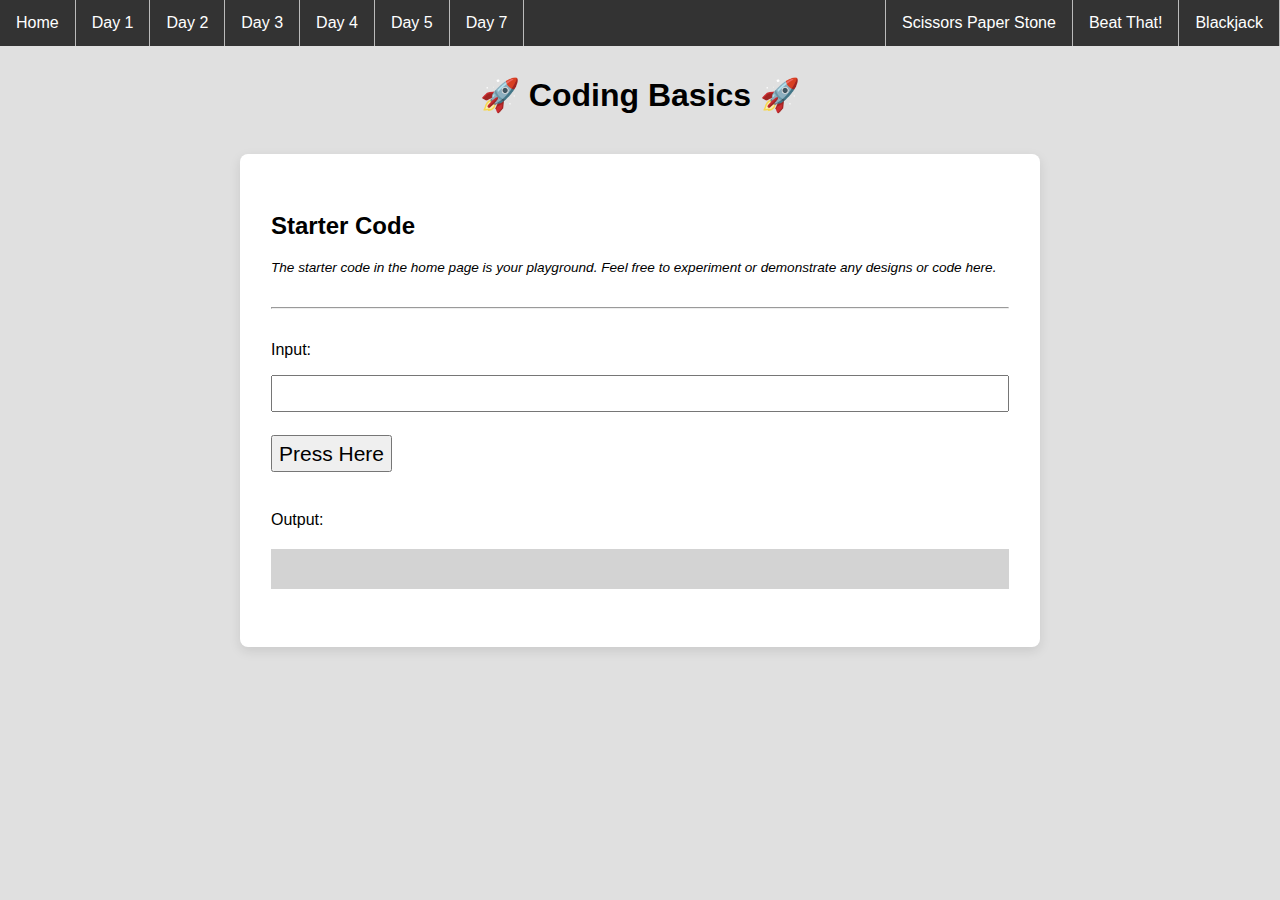
<file: index.html>
<!--  All HTML files begin with the following line: -->
<!DOCTYPE html>
<!-- This indicates that the rest of the lines that follow are to be interpreted as HTML. It tells the browser about what document type to expect. -->

<!-- All text enclosed in angled brackets are known as HTML element tags. There are usually, but not always, starting and closing element "tags", each representing a HTML element.
The <html> element is known as the root element of a HTML page. All other elements are encased within it. -->
<html>
  <!-- The <head> element contains meta information about the HTML page, information that is not rendered or displayed by the browser -->
  <head>
    <!-- The meta tag defines meta information in the HTML document. In this case, we are defining the charset. UTF-8 allows us to use emojis in the CodeSandbox environment -->
    <meta charset="UTF-8" />
    <!-- The <title> element specifies a title for the HTML page (which is shown in the browser's title bar or in the page's tab) and is the default name given to a bookmark of a webpage. -->
    <title>Basics</title>
    <!-- The <link> element specifies a relationship between this HTML page and an external resource, namely the styles.css file here. In this case, we are linking a stylesheet which is a CSS file containing information relating to the layout and style of the webpage. The syntax within the styles.css file is also referred to as CSS - Cascading Style Sheets. -->
    <link rel="stylesheet" href="styles.css" />
  </head>

  <!-- The <body> element defines the document's body, and is a container for all the visible contents that will be rendered by the browser.  -->
  <body>
    <!-- The <nav> tag semantically defines a set of navigation links. It doesn't have many properties different from a <div>, and exists purely for semantic naming. -->
    <nav>
      <!-- The <ul> tag represents an unordered list, where items in the list are rendered on a vertical bulleted list. While we are listing the days of the exercises on this navbar, we are positioning them horizontally without the bullets. This is done using CSS, and you can preview the syntax in styles.css (do a search for "nav ul"). -->
      <ul>
        <li>
          <!-- An <a> tag defines a hyperlink, linking one page to another. The page to link to will be added to the "href" property of the tag. -->
          <a href="index.html">Home</a>
        </li>
        <li>
          <!-- An <a> tag defines a hyperlink, linking one page to another. The page to link to will be added to the "href" property of the tag. -->
          <a href="day01-data-manipulation-and-functions/in-class/index.html"
            >Day 1</a
          >
        </li>
        <li>
          <a href="day02-if-statements-boolean-operators/in-class/index.html"
            >Day 2</a
          >
        </li>
        <li>
          <a href="day03-program-state/in-class/index.html">Day 3</a>
        </li>
        <li>
          <a href="day04-loops/in-class/index.html">Day 4</a>
        </li>
        <li>
          <a href="day05-mad-libs/in-class/index.html">Day 5</a>
        </li>
        <li>
          <a href="day07-moar-cards/in-class/index.html">Day 7</a>
        </li>
        <li class="project">
          <a href="project3-blackjack/index.html">Blackjack</a>
        </li>
        <li class="project">
          <a href="project2-beat-that/index.html">Beat That!</a>
        </li>
        <li class="project">
          <a href="project1-sps/index.html">Scissors Paper Stone</a>
        </li>
      </ul>
    </nav>
    <!-- The <h1> element defines a large heading. There are 6 pre-set header elements, <h1> to <h6> -->
    <h1 id="header">🚀 Coding Basics 🚀</h1>
    <!-- The <div> tag defines a division or a section in an HTML document, and is commonly use as a "container" for nested HTML elements. -->
    <div class="container">
      <h2>Starter Code</h2>
      <div class="instructions-text">
        <p>
          The starter code in the home page is your playground. Feel free to
          experiment or demonstrate any designs or code here.
        </p>
      </div>
      <!-- The <hr> tag represents a horizontal rule. It is used if you want to add line dividers across your page. -->
      <hr />
      <!-- The <p> tag defines a paragraph element. -->
      <p>Input:</p>
      <!-- The self-closing <input /> tag represents a field for a user to enter input. -->
      <input id="input-field" />
      <!-- The self-closing <br /> tag represents a line break - a line's worth of spacing before dispalying the next element. -->
      <br />
      <!-- The <button> tag represents.. you guessed it! a button. -->
      <button id="submit-button">Press Here</button>
      <p>Output:</p>
      <div class="output-div" id="output-div"></div>
    </div>
    <!-- Everything below this is incorporating JavaScript programming logic into the webpage. -->
    <!-- The script tag encloses JavaScript syntax for the browser to interpret programtically -->
    <!-- The following line imports all code written in the script.js file -->
    <script src="script.js"></script>
    <!-- Define button click functionality -->
    <script>
      // Declare and define a variable that represents the Submit Button
      var button = document.querySelector("#submit-button");
      // When the submit button is clicked, access the text entered by the user in the input field
      // And pass it as an input parameter to the main function as defined in script.js
      button.addEventListener("click", function () {
        // Set result to input value
        var input = document.querySelector("#input-field");
        // Store the output of main() in a new variable
        var result = main(input.value);

        // Display result in output element
        var output = document.querySelector("#output-div");
        output.innerHTML = result;

        // Reset input value
        input.value = "";
      });
    </script>
  </body>
</html>
</file>
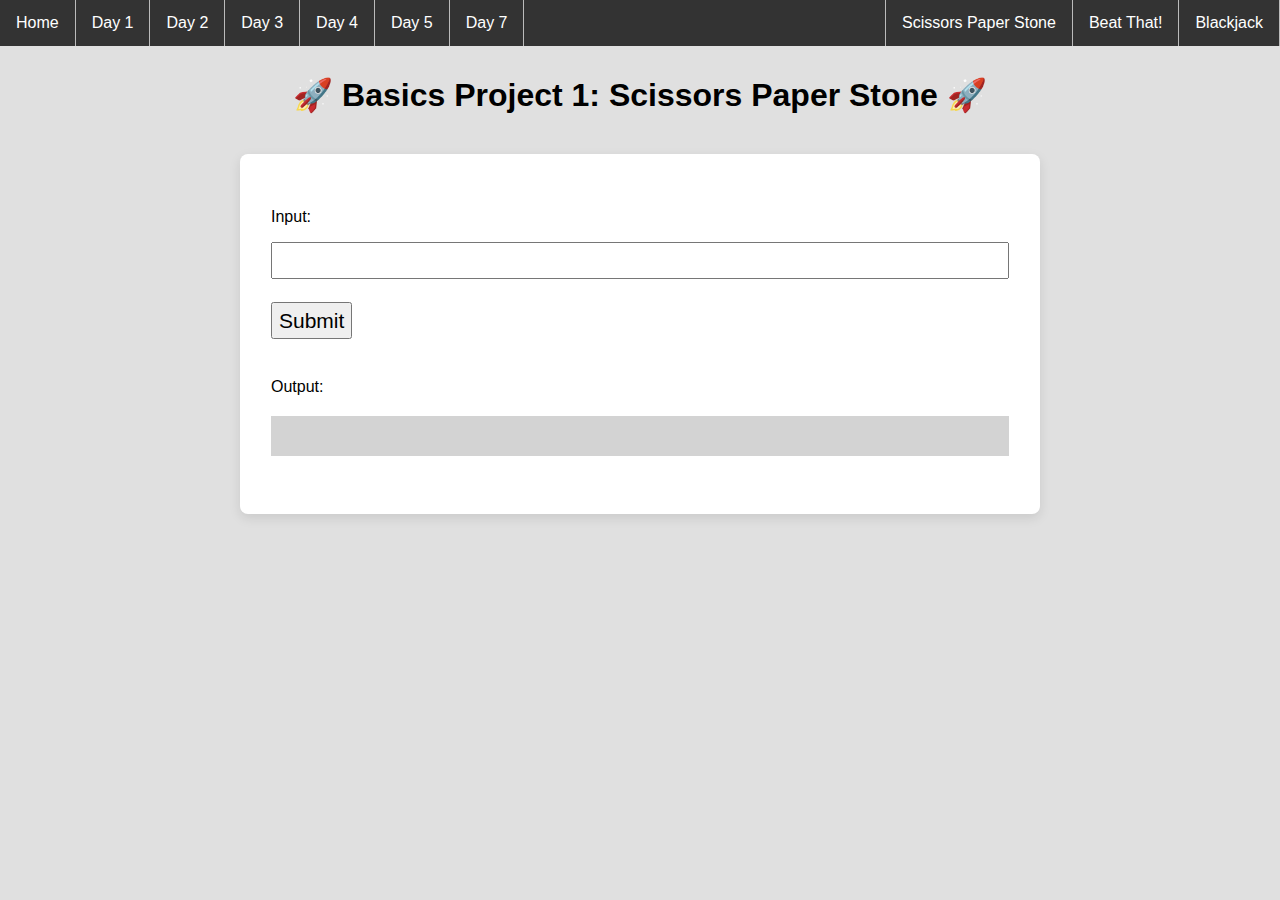
<file: project1-sps/index.html>
<!--  All HTML files begin with the following line: -->
<!DOCTYPE html>
<!-- This indicates that the rest of the lines that follow are to be interpreted as HTML. It tells the browser about what document type to expect. -->

<!-- All text enclosed in angled brackets are known as HTML element tags. There are usually, but not always, starting and closing element "tags", each representing a HTML element.
The <html> element is known as the root element of a HTML page. All other elements are encased within it. -->
<html>
  <!-- The <head> element contains meta information about the HTML page, information that is not rendered or displayed by the browser -->
  <head>
    <!-- The meta tag defines meta information in the HTML document. In this case, we are defining the charset. UTF-8 allows us to use emojis in the CodeSandbox environment -->
    <meta charset="UTF-8" />
    <!-- The <title> element specifies a title for the HTML page (which is shown in the browser's title bar or in the page's tab) and is the default name given to a bookmark of a webpage. -->
    <title>Basics</title>
    <!-- The <link> element specifies a relationship between this HTML page and an external resource, namely the styles.css file here. In this case, we are linking a stylesheet which is a CSS file containing information relating to the layout and style of the webpage. The syntax within the styles.css file is also referred to as CSS - Cascading Style Sheets. -->
    <link rel="stylesheet" href="styles.css" />
  </head>

  <!-- The <body> element defines the document's body, and is a container for all the visible contents that will be rendered by the browser.  -->
  <body>
    <!-- The <nav> tag semantically defines a set of navigation links. It doesn't have many properties different from a <div>, and exists purely for semantic naming. -->
    <nav>
      <!-- The <ul> tag represents an unordered list, where items in the list are rendered on a vertical bulleted list. While we are listing the days of the exercises on this navbar, we are positioning them horizontally without the bullets. This is done using CSS, and you can preview the syntax in styles.css (do a search for "nav ul"). -->
      <ul>
        <li>
          <!-- An <a> tag defines a hyperlink, linking one page to another. The page to link to will be added to the "href" property of the tag. -->
          <a href="../index.html">Home</a>
        </li>
        <li>
          <!-- An <a> tag defines a hyperlink, linking one page to another. The page to link to will be added to the "href" property of the tag. -->
          <a href="../day01-data-manipulation-and-functions/in-class/index.html"
            >Day 1</a
          >
        </li>
        <li>
          <a href="../day02-if-statements-boolean-operators/in-class/index.html"
            >Day 2</a
          >
        </li>
        <li>
          <a href="../day03-program-state/in-class/index.html">Day 3</a>
        </li>
        <li>
          <a href="../day04-loops/in-class/index.html">Day 4</a>
        </li>
        <li>
          <a href="../day05-mad-libs/in-class/index.html">Day 5</a>
        </li>
        <li>
          <a href="../day07-moar-cards/in-class/index.html">Day 7</a>
        </li>
        <li class="project">
          <a href="../project3-blackjack/index.html">Blackjack</a>
        </li>
        <li class="project">
          <a href="../project2-beat-that/index.html">Beat That!</a>
        </li>
        <li class="project">
          <a href="../project1-sps/index.html">Scissors Paper Stone</a>
        </li>
      </ul>
    </nav>
    <!-- The <h1> element defines a large heading. There are 6 pre-set header elements, <h1> to <h6> -->
    <h1 id="header">🚀 Basics Project 1: Scissors Paper Stone 🚀</h1>
    <!-- The <div> tag defines a division or a section in an HTML document, and is commonly use as a "container" for nested HTML elements. -->
    <!-- Username Input-->
    <div class="container">
      <!-- The <p> tag defines a paragraph element. -->
      <p>Input:</p>
      <!-- The self-closing <input /> tag represents a field for a user to enter input. -->
      <input id="input-field" />
      <!-- The self-closing <br /> tag represents a line break - a line's worth of spacing before dispalying the next element. -->
      <br />
      <!-- The <button> tag represents.. you guessed it! a button. -->
      <button id="submit-button">Submit</button>
      <p>Output:</p>
      <div class="output-div" id="output-div"></div>
    </div>
    <!-- Everything below this is incorporating JavaScript programming logic into the webpage. -->
    <!-- The script tag encloses JavaScript syntax for the browser to interpret programtically -->
    <!-- The following line imports all code written in the script.js file -->
    <script src="script.js"></script>
    <!-- Define button click functionality -->
    <script>
      // Declare and define a variable that represents the Game Submit Button
      var button = document.querySelector("#submit-button");
      // When the submit button is clicked, access the text entered by the user in the input field
      // And pass it as an input parameter to the main function as defined in script.js
      button.addEventListener("click", function () {
        // Set result to input value
        var input = document.querySelector("#input-field");
        // Store the output of main() in a new variable
        var result = main(input.value);

        // Display result in output element
        var output = document.querySelector("#output-div");
        output.innerHTML = result;

        // Reset input value
        input.value = "";
      });
    </script>
  </body>
</html>
</file>
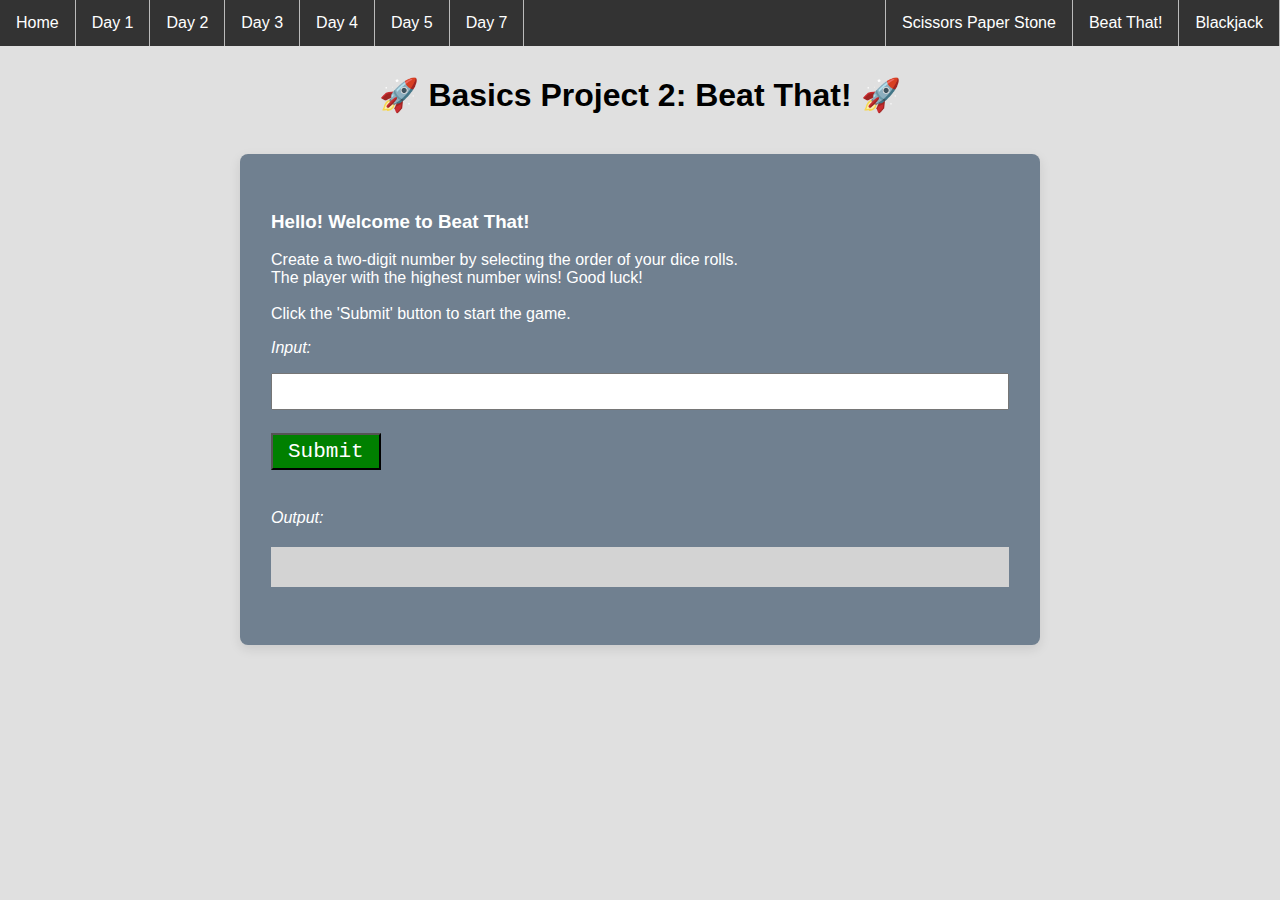
<file: project2-beat-that/index.html>
<!--  All HTML files begin with the following line: -->
<!DOCTYPE html>
<!-- This indicates that the rest of the lines that follow are to be interpreted as HTML. It tells the browser about what document type to expect. -->

<!-- All text enclosed in angled brackets are known as HTML element tags. There are usually, but not always, starting and closing element "tags", each representing a HTML element.
The <html> element is known as the root element of a HTML page. All other elements are encased within it. -->
<html>
  <!-- The <head> element contains meta information about the HTML page, information that is not rendered or displayed by the browser -->
  <head>
    <!-- The meta tag defines meta information in the HTML document. In this case, we are defining the charset. UTF-8 allows us to use emojis in the CodeSandbox environment -->
    <meta charset="UTF-8" />
    <!-- The <title> element specifies a title for the HTML page (which is shown in the browser's title bar or in the page's tab) and is the default name given to a bookmark of a webpage. -->
    <title>Basics</title>
    <!-- The <link> element specifies a relationship between this HTML page and an external resource, namely the styles.css file here. In this case, we are linking a stylesheet which is a CSS file containing information relating to the layout and style of the webpage. The syntax within the styles.css file is also referred to as CSS - Cascading Style Sheets. -->
    <link rel="stylesheet" href="styles.css" />
  </head>

  <!-- The <body> element defines the document's body, and is a container for all the visible contents that will be rendered by the browser.  -->
  <body>
    <!-- The <nav> tag semantically defines a set of navigation links. It doesn't have many properties different from a <div>, and exists purely for semantic naming. -->
    <nav>
      <!-- The <ul> tag represents an unordered list, where items in the list are rendered on a vertical bulleted list. While we are listing the days of the exercises on this navbar, we are positioning them horizontally without the bullets. This is done using CSS, and you can preview the syntax in styles.css (do a search for "nav ul"). -->
      <ul>
        <li>
          <!-- An <a> tag defines a hyperlink, linking one page to another. The page to link to will be added to the "href" property of the tag. -->
          <a href="../index.html">Home</a>
        </li>
        <li>
          <!-- An <a> tag defines a hyperlink, linking one page to another. The page to link to will be added to the "href" property of the tag. -->
          <a href="../day01-data-manipulation-and-functions/in-class/index.html"
            >Day 1</a
          >
        </li>
        <li>
          <a href="../day02-if-statements-boolean-operators/in-class/index.html"
            >Day 2</a
          >
        </li>
        <li>
          <a href="../day03-program-state/in-class/index.html">Day 3</a>
        </li>
        <li>
          <a href="../day04-loops/in-class/index.html">Day 4</a>
        </li>
        <li>
          <a href="../day05-mad-libs/in-class/index.html">Day 5</a>
        </li>
        <li>
          <a href="../day07-moar-cards/in-class/index.html">Day 7</a>
        </li>
        <li class="project">
          <a href="../project3-blackjack/index.html">Blackjack</a>
        </li>
        <li class="project">
          <a href="../project2-beat-that/index.html">Beat That!</a>
        </li>
        <li class="project">
          <a href="../project1-sps/index.html">Scissors Paper Stone</a>
        </li>
      </ul>
    </nav>
    <!-- The <h1> element defines a large heading. There are 6 pre-set header elements, <h1> to <h6> -->
    <h1 id="header">🚀 Basics Project 2: Beat That! 🚀</h1>
    <!-- The <div> tag defines a division or a section in an HTML document, and is commonly use as a "container" for nested HTML elements. -->
    <div class="container">
    
      <h3 style="color:white">
        Hello! Welcome to Beat That! 
      </h3>
        <p style="color:white">
        Create a two-digit number by selecting the order of your dice rolls.</br>The player with the highest number wins! Good luck! 

      </br></br>Click the 'Submit' button to start the
      game. 
      </p>
    
      <!-- The <p> tag defines a paragraph element. -->
      <p style="color:white"><i>Input:</i></p>
      <!-- The self-closing <input /> tag represents a field for a user to enter input. -->
      <input id="input-field" />
      <!-- The self-closing <br /> tag represents a line break - a line's worth of spacing before dispalying the next element. -->
      <br />
      <!-- The <button> tag represents.. you guessed it! a button. -->
      <button id="submit-button">Submit</button>
      <p>
      <i style="color:white">Output:</i></p>
      <div class="output-div" id="output-div"></div>
    </div>
    <!-- Everything below this is incorporating JavaScript programming logic into the webpage. -->
    <!-- The script tag encloses JavaScript syntax for the browser to interpret programtically -->
    <!-- The following line imports all code written in the script.js file -->
    <script src="script.js"></script>
    <!-- Define button click functionality -->
    <script>
      // Declare and define a variable that represents the Submit Button
      var button = document.querySelector("#submit-button");
      // When the submit button is clicked, access the text entered by the user in the input field
      // And pass it as an input parameter to the main function as defined in script.js
      button.addEventListener("click", function () {
        // Set result to input value
        var input = document.querySelector("#input-field");
        // Store the output of main() in a new variable
        var result = main(input.value);

        // Display result in output element
        var output = document.querySelector("#output-div");
        output.innerHTML = result;

        // Reset input value
        input.value = "";
      });
    </script>
  </body>
</html>
</file>
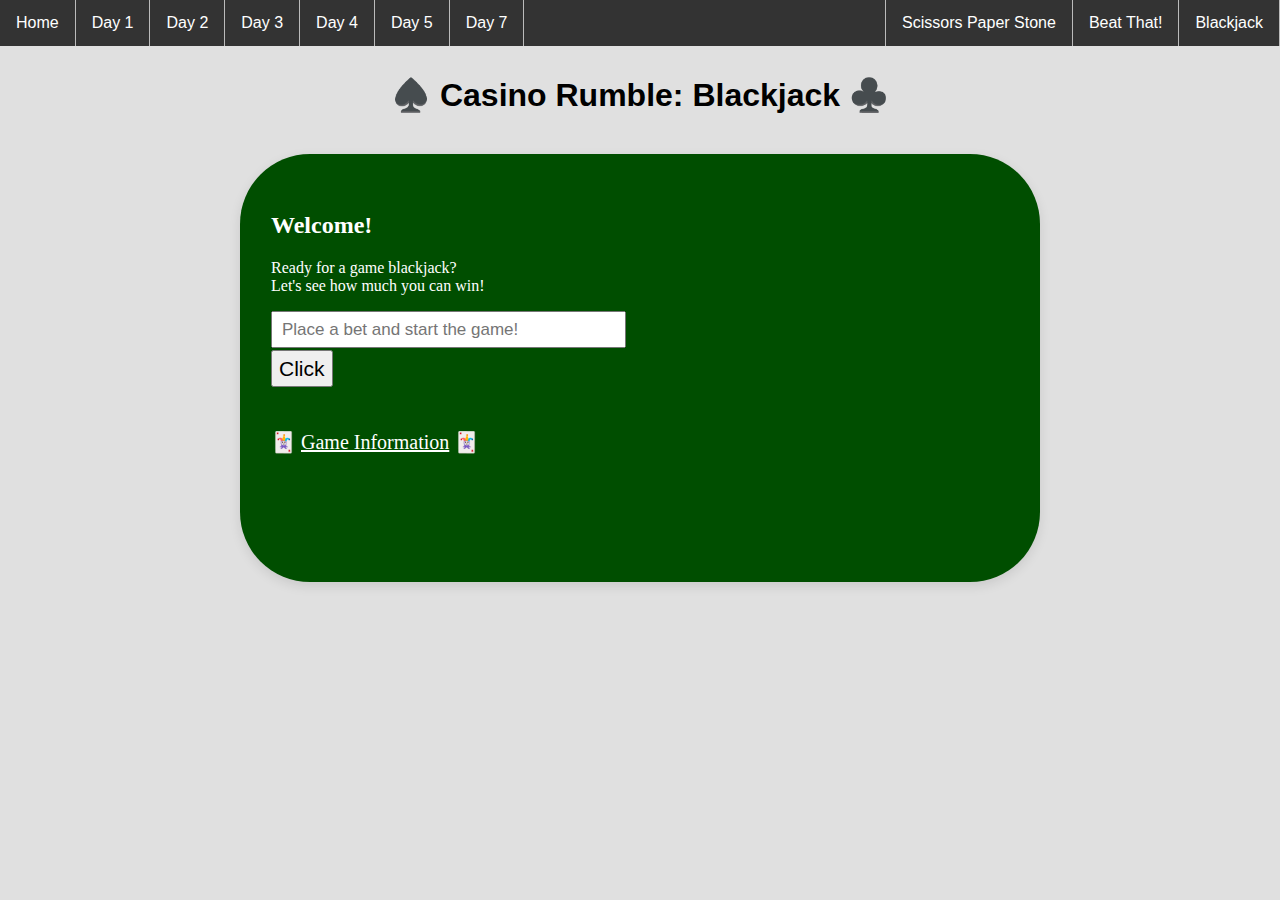
<file: project3-blackjack/index.html>
<!--  All HTML files begin with the following line: -->
<!DOCTYPE html>
<!-- This indicates that the rest of the lines that follow are to be interpreted as HTML. It tells the browser about what document type to expect. -->

<!-- All text enclosed in angled brackets are known as HTML element tags. There are usually, but not always, starting and closing element "tags", each representing a HTML element.
The <html> element is known as the root element of a HTML page. All other elements are encased within it. -->
<html>
  <!-- The <head> element contains meta information about the HTML page, information that is not rendered or displayed by the browser -->
  <head>
    <!-- The meta tag defines meta information in the HTML document. In this case, we are defining the charset. UTF-8 allows us to use emojis in the CodeSandbox environment -->
    <meta charset="UTF-8" />
    <!-- The <title> element specifies a title for the HTML page (which is shown in the browser's title bar or in the page's tab) and is the default name given to a bookmark of a webpage. -->
    <title>Basics</title>
    <!-- The <link> element specifies a relationship between this HTML page and an external resource, namely the styles.css file here. In this case, we are linking a stylesheet which is a CSS file containing information relating to the layout and style of the webpage. The syntax within the styles.css file is also referred to as CSS - Cascading Style Sheets. -->
    <link rel="stylesheet" href="styles.css" />
  </head>

  <!-- The <body> element defines the document's body, and is a container for all the visible contents that will be rendered by the browser.  -->
  <body>
    <!-- The <nav> tag semantically defines a set of navigation links. It doesn't have many properties different from a <div>, and exists purely for semantic naming. -->
    <nav>
      <!-- The <ul> tag represents an unordered list, where items in the list are rendered on a vertical bulleted list. While we are listing the days of the exercises on this navbar, we are positioning them horizontally without the bullets. This is done using CSS, and you can preview the syntax in styles.css (do a search for "nav ul"). -->
      <ul>
        <li>
          <!-- An <a> tag defines a hyperlink, linking one page to another. The page to link to will be added to the "href" property of the tag. -->
          <a href="../index.html">Home</a>
        </li>
        <li>
          <!-- An <a> tag defines a hyperlink, linking one page to another. The page to link to will be added to the "href" property of the tag. -->
          <a href="../day01-data-manipulation-and-functions/in-class/index.html"
            >Day 1</a
          >
        </li>
        <li>
          <a href="../day02-if-statements-boolean-operators/in-class/index.html"
            >Day 2</a
          >
        </li>
        <li>
          <a href="../day03-program-state/in-class/index.html">Day 3</a>
        </li>
        <li>
          <a href="../day04-loops/in-class/index.html">Day 4</a>
        </li>
        <li>
          <a href="../day05-mad-libs/in-class/index.html">Day 5</a>
        </li>
        <li>
          <a href="../day07-moar-cards/in-class/index.html">Day 7</a>
        </li>
        <li class="project">
          <a href="../project3-blackjack/index.html">Blackjack</a>
        </li>
        <li class="project">
          <a href="../project2-beat-that/index.html">Beat That!</a>
        </li>
        <li class="project">
          <a href="../project1-sps/index.html">Scissors Paper Stone</a>
        </li>
      </ul>
    </nav>
    <!-- The <h1> element defines a large heading. There are 6 pre-set header elements, <h1> to <h6> -->
    <h1 id="header">♠️ Casino Rumble: Blackjack ♣️</h1>
    <!-- The <div> tag defines a division or a section in an HTML document, and is commonly use as a "container" for nested HTML elements. -->
    <div class="container">
      <!-- The <p> tag defines a paragraph element. -->
      <h2 style="color: white; font-family: cursive;">Welcome!</h2>
      <p style="color: white; font-family: cursive;">
        Ready for a game blackjack? <br />
        Let's see how much you can win!
      </p>
      <!-- The self-closing <input /> tag represents a field for a user to enter input. -->
      <input id="input-field" placeholder='Place a bet and start the game!''
      style="width: 355px; font-size:17px;" />

      <!-- The self-closing <br /> tag represents a line break - a line's worth of spacing before dispalying the next element. -->
      <br />
      <!-- The <button> tag represents.. you guessed it! a button. -->
      <button id="submit-button">Click</button>
      <!--<button id="hitButton">Hit</button>
      <button id="standButton">Stand</button>-->

      <p style="color: white; font-family: cursive; font-size: 20px;">
        🃏 <u>Game Information</u> 🃏
      </p>
      <div
        style="color: white; font-family: cursive;"
        class="output-div"
        id="output-div"
      ></div>
    </div>
    <!-- Everything below this is incorporating JavaScript programming logic into the webpage. -->
    <!-- The script tag encloses JavaScript syntax for the browser to interpret programtically -->
    <!-- The following line imports all code written in the script.js file -->
    <script src="script.js"></script>
    <!-- Define button click functionality -->

    <script>
      // Declare and define a variable that represents the Submit Button
      var button = document.querySelector("#submit-button");
      // When the submit button is clicked, access the text entered by the user in the input field
      // And pass it as an input parameter to the main function as defined in script.js
      button.addEventListener("click", function () {
        // Set result to input value
        var input = document.querySelector("#input-field");

        // Store the output of main() in a new variable
        var result = main(input.value);

        // Display result in output element
        var output = document.querySelector("#output-div");
        output.innerHTML = result;

        // Reset input value
        input.value = "";
      });

      /*
      var cards = document.getElementById("hitButton");
      cards.addEventListener("click", function () {
        cardInHand(playerCards);
      });

      var end = document.getElementById("standButton");
      end.addEventListener("click", function () {
      cardInHand(playerCards);
       });
      */
    </script>
  </body>
</html>
</file>
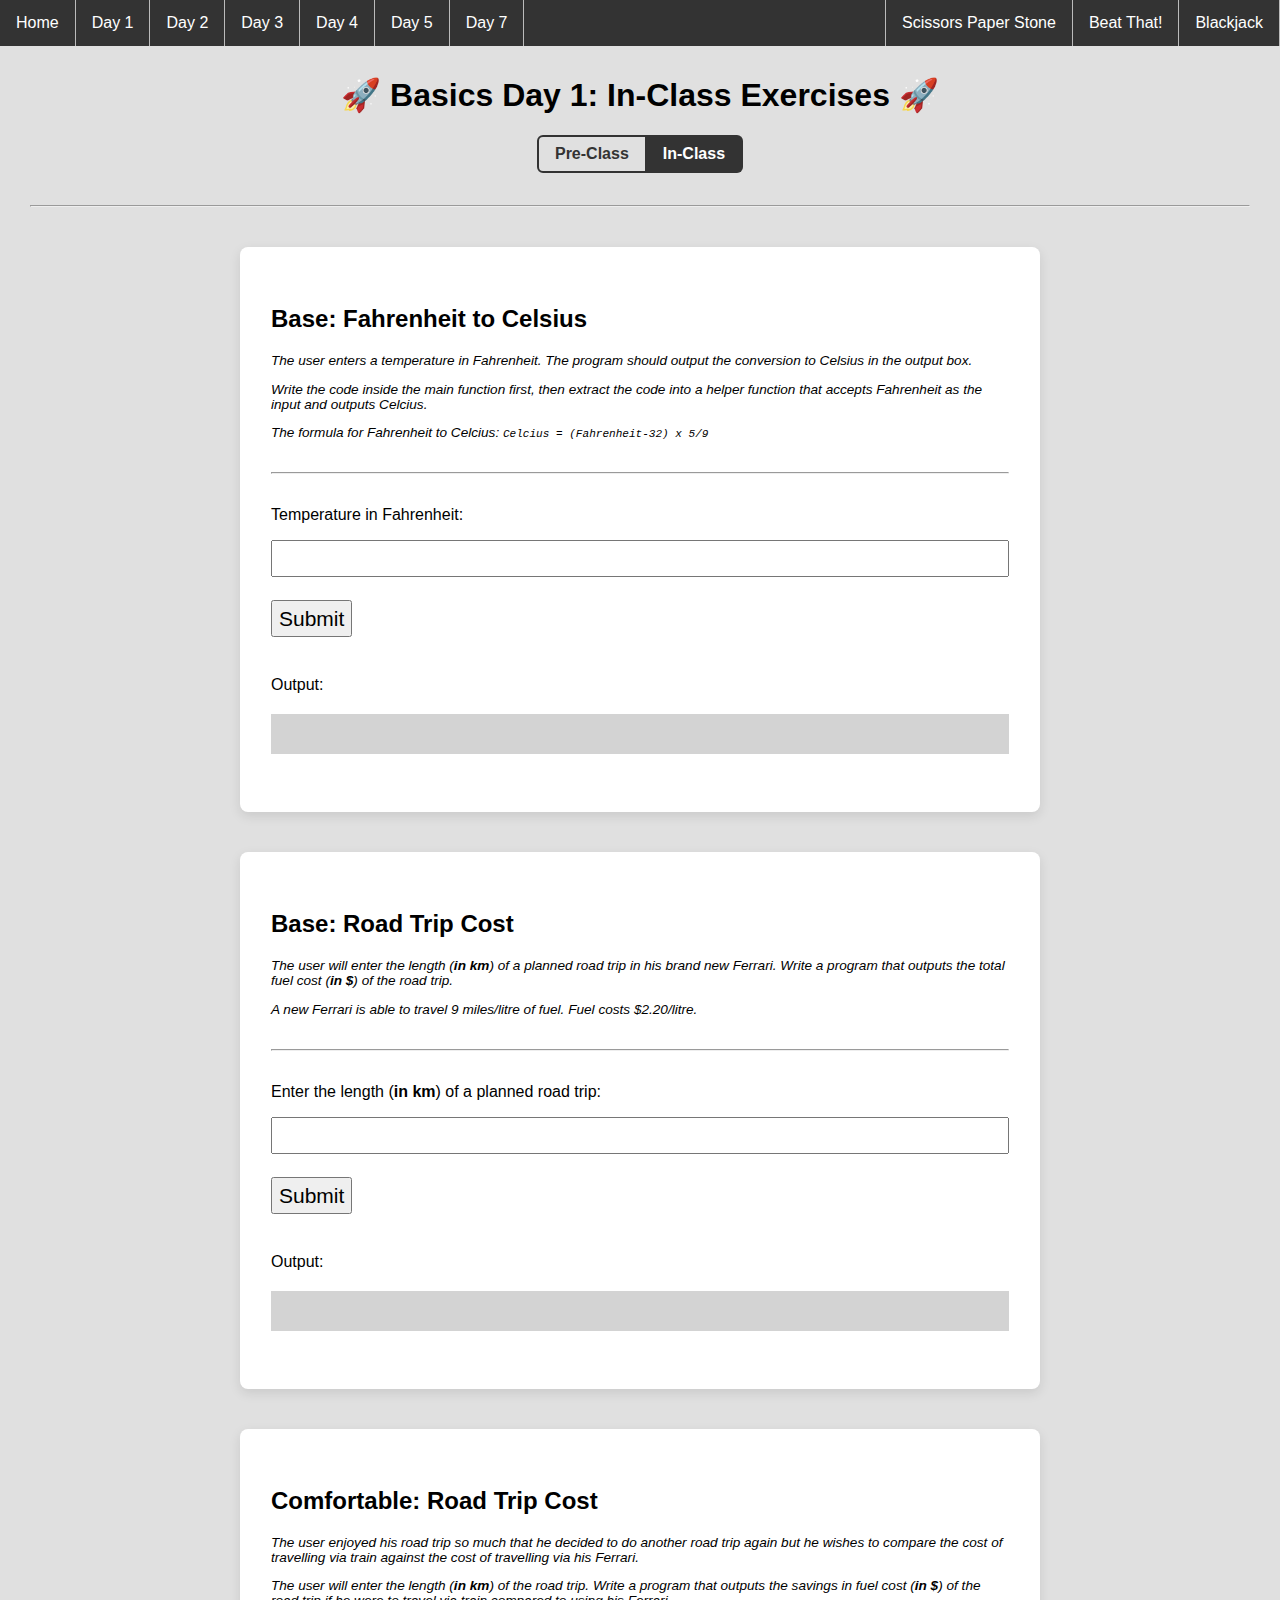
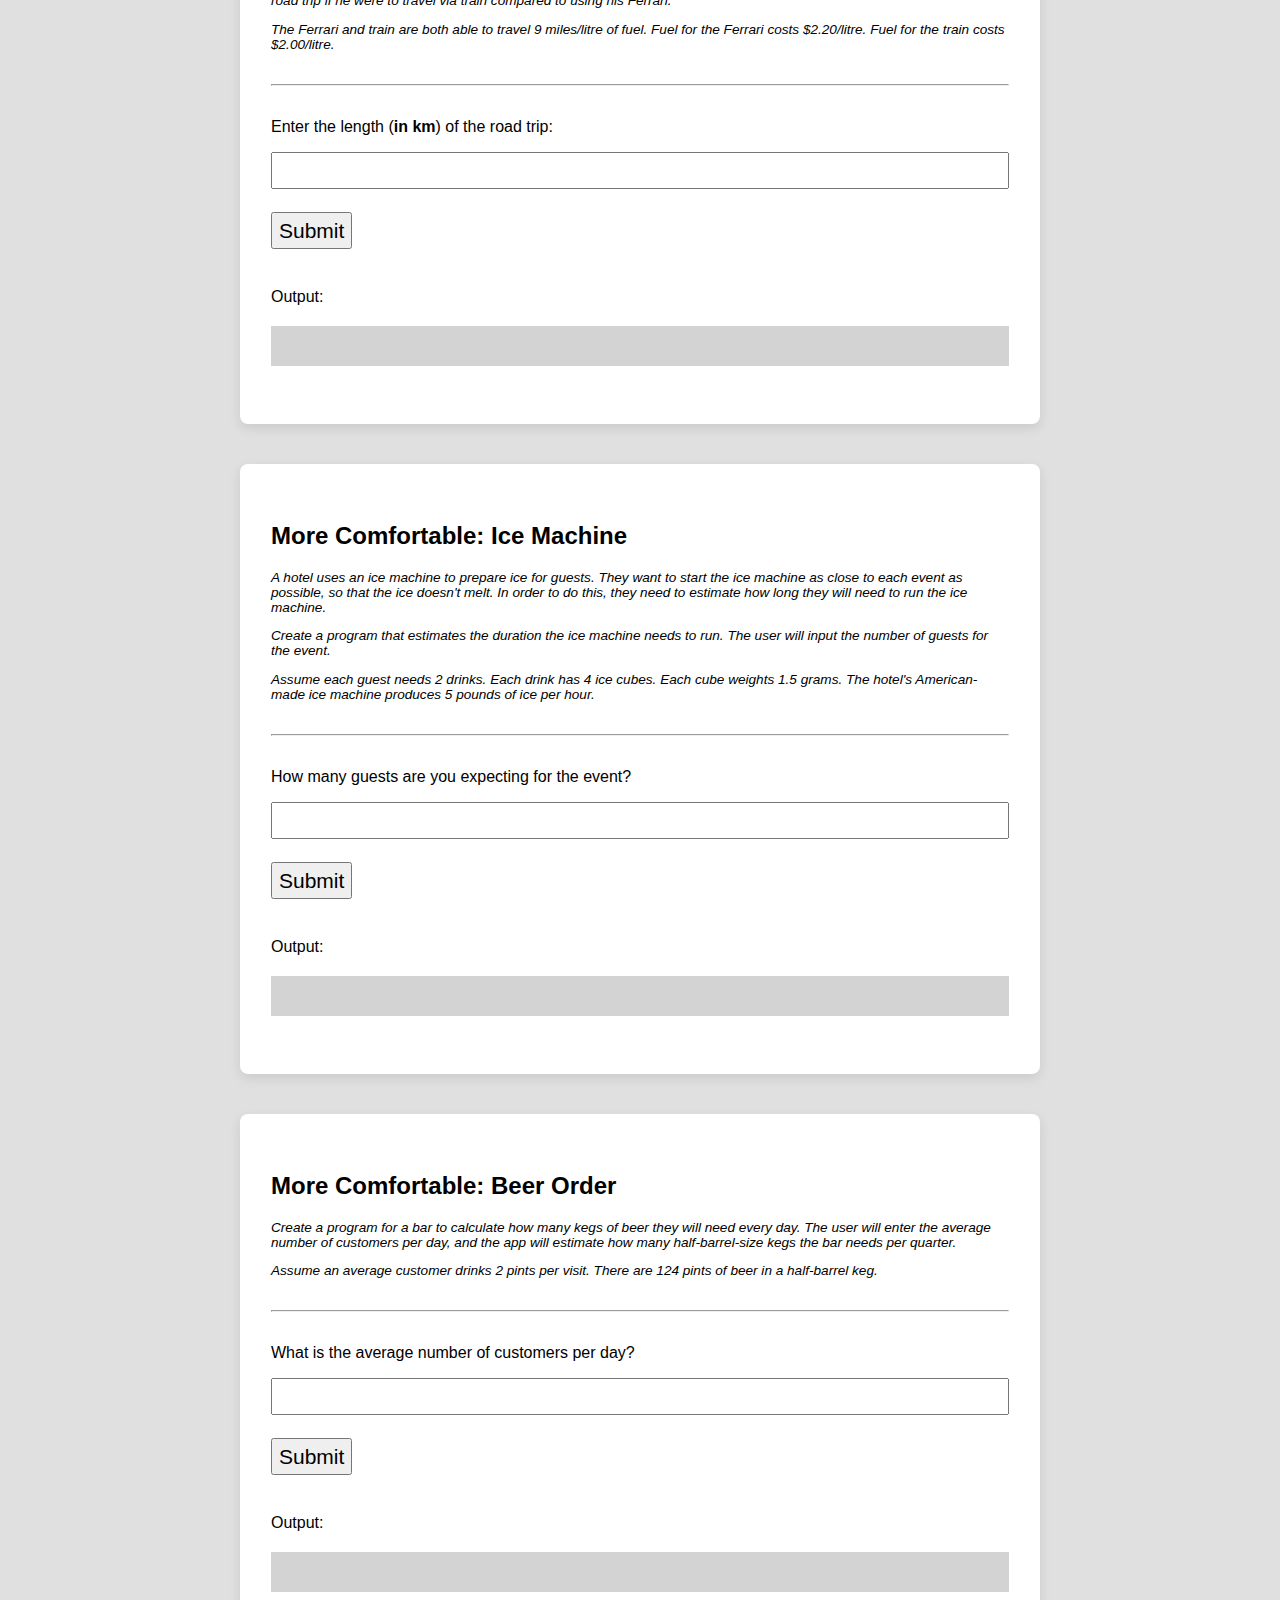
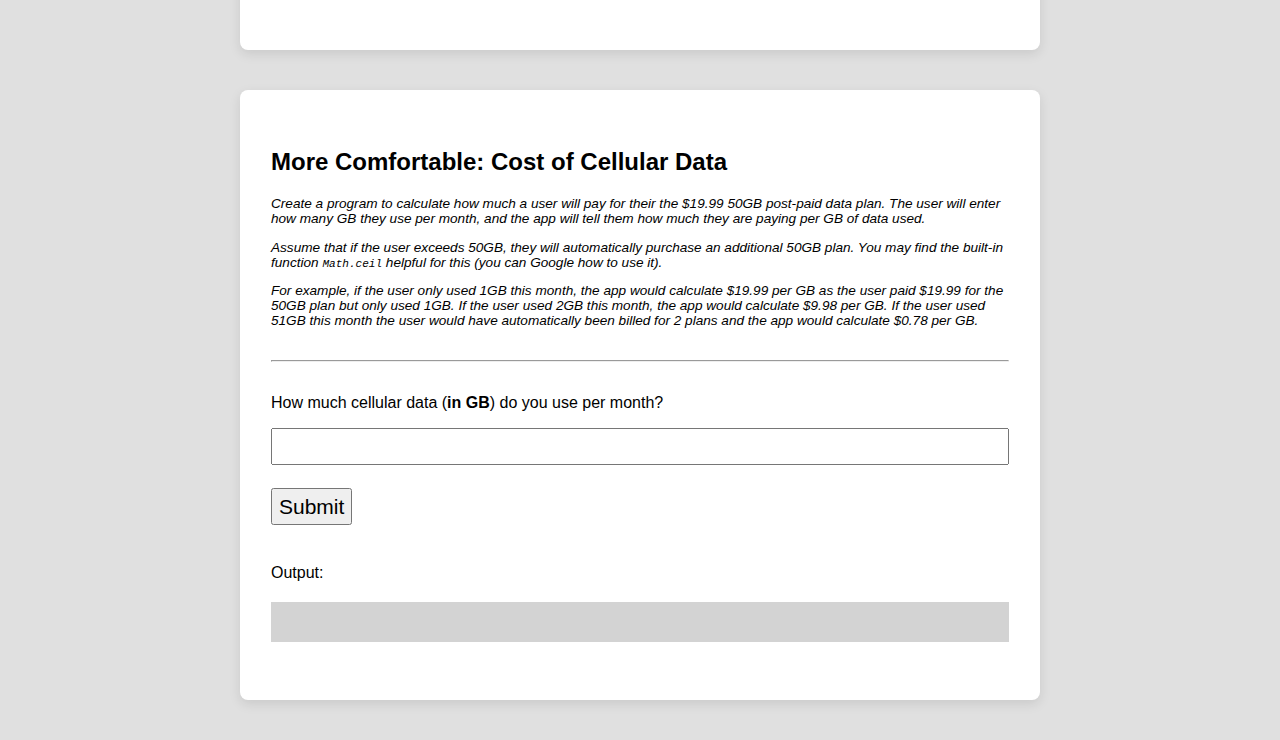
<file: day01-data-manipulation-and-functions/in-class/index.html>
<!--  All HTML files begin with the following line: -->
<!DOCTYPE html>
<!-- This indicates that the rest of the lines that follow are to be interpreted as HTML. It tells the browser about what document type to expect. -->

<!-- All text enclosed in angled brackets are known as HTML element tags. There are usually, but not always, starting and closing element "tags", each representing a HTML element.
The <html> element is known as the root element of a HTML page. All other elements are encased within it. -->
<html>
  <!-- The <head> element contains meta information about the HTML page, information that is not rendered or displayed by the browser -->
  <head>
    <!-- The meta tag defines meta information in the HTML document. In this case, we are defining the charset. UTF-8 allows us to use emojis in the CodeSandbox environment -->
    <meta charset="UTF-8" />
    <!-- The <title> element specifies a title for the HTML page (which is shown in the browser's title bar or in the page's tab) and is the default name given to a bookmark of a webpage. -->
    <title>Basics</title>
    <!-- The <link> element specifies a relationship between this HTML page and an external resource, namely the styles.css file here. For the syntax '../../' in '../../styles.css', we are referring to the styles.css file (in the main directory) found 2 folders above the current one. In this case, we are linking a stylesheet which is a CSS file containing information relating to the layout and style of the webpage. The syntax within the styles.css file is also referred to as CSS - Cascading Style Sheets. -->
    <link rel="stylesheet" href="../../styles.css" />
  </head>

  <!-- The <body> element defines the document's body, and is a container for all the visible contents that will be rendered by the browser.  -->
  <body>
    <!-- The <nav> tag semantically defines a set of navigation links. It doesn't have many properties different from a <div>, and exists purely for semantic naming. -->
    <nav>
      <!-- The <ul> tag represents an unordered list, where items in the list are rendered on a vertical bulleted list. While we are listing the days of the exercises on this navbar, we are positioning them horizontally without the bullets. This is done using CSS, and you can preview the syntax in styles.css (do a search for "nav ul"). -->
      <ul>
        <li>
          <!-- An <a> tag defines a hyperlink, linking one page to another. The page to link to will be added to the "href" property of the tag. -->
          <a href="../../index.html">Home</a>
        </li>
        <li>
          <!-- An <a> tag defines a hyperlink, linking one page to another. The page to link to will be added to the "href" property of the tag. -->
          <a
            href="../../day01-data-manipulation-and-functions/in-class/index.html"
            >Day 1</a
          >
        </li>
        <li>
          <a
            href="../../day02-if-statements-boolean-operators/in-class/index.html"
            >Day 2</a
          >
        </li>
        <li>
          <a href="../../day03-program-state/in-class/index.html">Day 3</a>
        </li>
        <li>
          <a href="../../day04-loops/in-class/index.html">Day 4</a>
        </li>
        <li>
          <a href="../../day05-mad-libs/in-class/index.html">Day 5</a>
        </li>
        <li>
          <a href="../../day07-moar-cards/in-class/index.html">Day 7</a>
        </li>
        <li class="project">
          <a href="../../project3-blackjack/index.html">Blackjack</a>
        </li>
        <li class="project">
          <a href="../../project2-beat-that/index.html">Beat That!</a>
        </li>
        <li class="project">
          <a href="../../project1-sps/index.html">Scissors Paper Stone</a>
        </li>
      </ul>
    </nav>
    <!-- The <h1> element defines a large heading. There are 6 pre-set header elements, <h1> to <h6> -->
    <h1 id="header">🚀 Basics Day 1: In-Class Exercises 🚀</h1>
    <div class="flex justify-content-center">
      <div class="button-group">
        <a href="../pre-class/index.html" class="button-group-button"
          >Pre-Class</a
        >
        <a href="../in-class/index.html" class="active button-group-button"
          >In-Class</a
        >
      </div>
    </div>
    <!-- The <hr> tag represents a horizontal rule. It is used if you want to add line dividers across your page. -->
    <hr />
    <!-- The <div> tag defines a division or a section in an HTML document, and is commonly use as a "container" for nested HTML elements. -->
    <div class="container">
      <h2>Base: Fahrenheit to Celsius</h2>
      <div class="instructions-text">
        <p>
          The user enters a temperature in Fahrenheit. The program should output
          the conversion to Celsius in the output box.
        </p>
        <p>
          Write the code inside the main function first, then extract the code
          into a helper function that accepts Fahrenheit as the input and
          outputs Celcius.
        </p>
        <p>
          The formula for Fahrenheit to Celcius:
          <code>Celcius = (Fahrenheit-32) x 5/9</code>
        </p>
      </div>
      <!-- The <hr> tag represents a horizontal rule. It is used if you want to add line dividers across your page. -->
      <hr />
      <!-- The <p> tag defines a paragraph element. -->
      <p>Temperature in Fahrenheit:</p>
      <!-- The self-closing <input /> tag represents a field for a user to enter input. -->
      <input id="fahrenheit-to-celsius-input-field" />
      <!-- The self-closing <br /> tag represents a line break - a line's worth of spacing before dispalying the next element. -->
      <br />
      <!-- The <button> tag represents.. you guessed it! a button. -->
      <button id="fahrenheit-to-celsius-submit-button">Submit</button>
      <p>Output:</p>
      <div class="output-div" id="fahrenheit-to-celsius-output-div"></div>
    </div>
    <!-- The <div> tag defines a division or a section in an HTML document, and is commonly use as a "container" for nested HTML elements. -->
    <div class="container">
      <h2>Base: Road Trip Cost</h2>
      <div class="instructions-text">
        <p>
          The user will enter the length (<strong>in km</strong>) of a planned
          road trip in his brand new Ferrari. Write a program that outputs the
          total fuel cost (<strong>in $</strong>) of the road trip.
        </p>
        <p>
          A new Ferrari is able to travel 9 miles/litre of fuel. Fuel costs
          $2.20/litre.
        </p>
      </div>
      <!-- The <hr> tag represents a horizontal rule. It is used if you want to add line dividers across your page. -->
      <hr />
      <!-- The <p> tag defines a paragraph element. -->
      <p>Enter the length (<strong>in km</strong>) of a planned road trip:</p>
      <!-- The self-closing <input /> tag represents a field for a user to enter input. -->
      <input id="road-trip-cost-base-input-field" />
      <!-- The self-closing <br /> tag represents a line break - a line's worth of spacing before dispalying the next element. -->
      <br />
      <!-- The <button> tag represents.. you guessed it! a button. -->
      <button id="road-trip-cost-base-submit-button">Submit</button>
      <p>Output:</p>
      <div class="output-div" id="road-trip-cost-base-output-div"></div>
    </div>
    <!-- The <div> tag defines a division or a section in an HTML document, and is commonly use as a "container" for nested HTML elements. -->
    <div class="container">
      <h2>Comfortable: Road Trip Cost</h2>
      <div class="instructions-text">
        <p>
          The user enjoyed his road trip so much that he decided to do another
          road trip again but he wishes to compare the cost of travelling via
          train against the cost of travelling via his Ferrari.
        </p>
        <p>
          The user will enter the length (<strong>in km</strong>) of the road
          trip. Write a program that outputs the savings in fuel cost (<strong
            >in $</strong
          >) of the road trip if he were to travel via train compared to using
          his Ferrari.
        </p>
        <p>
          The Ferrari and train are both able to travel 9 miles/litre of fuel.
          Fuel for the Ferrari costs $2.20/litre. Fuel for the train costs
          $2.00/litre.
        </p>
      </div>
      <!-- The <hr> tag represents a horizontal rule. It is used if you want to add line dividers across your page. -->
      <hr />
      <!-- The <p> tag defines a paragraph element. -->
      <p>Enter the length (<strong>in km</strong>) of the road trip:</p>
      <!-- The self-closing <input /> tag represents a field for a user to enter input. -->
      <input id="road-trip-cost-comfortable-input-field" />
      <!-- The self-closing <br /> tag represents a line break - a line's worth of spacing before dispalying the next element. -->
      <br />
      <!-- The <button> tag represents.. you guessed it! a button. -->
      <button id="road-trip-cost-comfortable-submit-button">Submit</button>
      <p>Output:</p>
      <div class="output-div" id="road-trip-cost-comfortable-output-div"></div>
    </div>
    <!-- The <div> tag defines a division or a section in an HTML document, and is commonly use as a "container" for nested HTML elements. -->
    <div class="container">
      <h2>More Comfortable: Ice Machine</h2>
      <div class="instructions-text">
        <p>
          A hotel uses an ice machine to prepare ice for guests. They want to
          start the ice machine as close to each event as possible, so that the
          ice doesn't melt. In order to do this, they need to estimate how long
          they will need to run the ice machine.
        </p>
        <p>
          Create a program that estimates the duration the ice machine needs to
          run. The user will input the number of guests for the event.
        </p>
        <p>
          Assume each guest needs 2 drinks. Each drink has 4 ice cubes. Each
          cube weights 1.5 grams. The hotel's American-made ice machine produces
          5 pounds of ice per hour.
        </p>
      </div>
      <!-- The <hr> tag represents a horizontal rule. It is used if you want to add line dividers across your page. -->
      <hr />
      <!-- The <p> tag defines a paragraph element. -->
      <p>How many guests are you expecting for the event?</p>
      <!-- The self-closing <input /> tag represents a field for a user to enter input. -->
      <input id="ice-machine-input-field" />
      <!-- The self-closing <br /> tag represents a line break - a line's worth of spacing before dispalying the next element. -->
      <br />
      <!-- The <button> tag represents.. you guessed it! a button. -->
      <button id="ice-machine-submit-button">Submit</button>
      <p>Output:</p>
      <div class="output-div" id="ice-machine-output-div"></div>
    </div>
    <!-- The <div> tag defines a division or a section in an HTML document, and is commonly use as a "container" for nested HTML elements. -->
    <div class="container">
      <h2>More Comfortable: Beer Order</h2>
      <div class="instructions-text">
        <p>
          Create a program for a bar to calculate how many kegs of beer they
          will need every day. The user will enter the average number of
          customers per day, and the app will estimate how many half-barrel-size
          kegs the bar needs per quarter.
        </p>
        <p>
          Assume an average customer drinks 2 pints per visit. There are 124
          pints of beer in a half-barrel keg.
        </p>
      </div>
      <!-- The <hr> tag represents a horizontal rule. It is used if you want to add line dividers across your page. -->
      <hr />
      <!-- The <p> tag defines a paragraph element. -->
      <p>What is the average number of customers per day?</p>
      <!-- The self-closing <input /> tag represents a field for a user to enter input. -->
      <input id="beer-order-input-field" />
      <!-- The self-closing <br /> tag represents a line break - a line's worth of spacing before dispalying the next element. -->
      <br />
      <!-- The <button> tag represents.. you guessed it! a button. -->
      <button id="beer-order-submit-button">Submit</button>
      <p>Output:</p>
      <div class="output-div" id="beer-order-output-div"></div>
    </div>
    <!-- The <div> tag defines a division or a section in an HTML document, and is commonly use as a "container" for nested HTML elements. -->
    <div class="container">
      <h2>More Comfortable: Cost of Cellular Data</h2>
      <div class="instructions-text">
        <p>
          Create a program to calculate how much a user will pay for their the
          $19.99 50GB post-paid data plan. The user will enter how many GB they
          use per month, and the app will tell them how much they are paying per
          GB of data used.
        </p>
        <p>
          Assume that if the user exceeds 50GB, they will automatically purchase
          an additional 50GB plan. You may find the built-in function
          <code>Math.ceil</code> helpful for this (you can Google how to use
          it).
        </p>
        <p>
          For example, if the user only used 1GB this month, the app would
          calculate $19.99 per GB as the user paid $19.99 for the 50GB plan but
          only used 1GB. If the user used 2GB this month, the app would
          calculate $9.98 per GB. If the user used 51GB this month the user
          would have automatically been billed for 2 plans and the app would
          calculate $0.78 per GB.
        </p>
      </div>
      <!-- The <hr> tag represents a horizontal rule. It is used if you want to add line dividers across your page. -->
      <hr />
      <!-- The <p> tag defines a paragraph element. -->
      <p>
        How much cellular data (<strong>in GB</strong>) do you use per month?
      </p>
      <!-- The self-closing <input /> tag represents a field for a user to enter input. -->
      <input id="cellular-data-input-field" />
      <!-- The self-closing <br /> tag represents a line break - a line's worth of spacing before dispalying the next element. -->
      <br />
      <!-- The <button> tag represents.. you guessed it! a button. -->
      <button id="cellular-data-submit-button">Submit</button>
      <p>Output:</p>
      <div class="output-div" id="cellular-data-output-div"></div>
    </div>
    <!-- Everything below this is incorporating JavaScript programming logic into the webpage. -->
    <!-- The script tag encloses JavaScript syntax for the browser to interpret programtically -->
    <!-- The following line imports all code written in the script.js file -->
    <script src="script.js"></script>
    <!-- Define button click functionality -->
    <script>
      // Declare and define variables that represents the Submit Button for each exercise
      var fahrenheitToCelsiusButton = document.querySelector(
        "#fahrenheit-to-celsius-submit-button"
      );
      var roadTripCostBaseButton = document.querySelector(
        "#road-trip-cost-base-submit-button"
      );
      var roadTripCostComfortableButton = document.querySelector(
        "#road-trip-cost-comfortable-submit-button"
      );
      var iceMachineButton = document.querySelector(
        "#ice-machine-submit-button"
      );
      var beerOrderButton = document.querySelector("#beer-order-submit-button");
      var cellularDataButton = document.querySelector(
        "#cellular-data-submit-button"
      );

      // When the submit button is clicked, access the text entered by the user in the input field
      // And pass it as an input parameter to the main function as defined in script.js
      fahrenheitToCelsiusButton.addEventListener("click", function () {
        // Set result to input value
        var input = document.querySelector(
          "#fahrenheit-to-celsius-input-field"
        );
        // Store the output of the main function in a new variable
        var result = fahrenheitToCelsiusMain(input.value);

        // Display result in output element
        var output = document.querySelector(
          "#fahrenheit-to-celsius-output-div"
        );
        output.innerHTML = result;

        // Reset input value
        input.value = "";
      });

      roadTripCostBaseButton.addEventListener("click", function () {
        // Set result to input value
        var input = document.querySelector("#road-trip-cost-base-input-field");
        // Store the output of the main function in a new variable
        var result = roadTripCostBaseMain(input.value);

        // Display result in output element
        var output = document.querySelector("#road-trip-cost-base-output-div");
        output.innerHTML = result;

        // Reset input value
        input.value = "";
      });

      roadTripCostComfortableButton.addEventListener("click", function () {
        // Set result to input value
        var input = document.querySelector(
          "#road-trip-cost-comfortable-input-field"
        );
        // Store the output of the main function in a new variable
        var result = roadTripCostComfortableMain(input.value);

        // Display result in output element
        var output = document.querySelector(
          "#road-trip-cost-comfortable-output-div"
        );
        output.innerHTML = result;

        // Reset input value
        input.value = "";
      });

      iceMachineButton.addEventListener("click", function () {
        // Set result to input value
        var input = document.querySelector("#ice-machine-input-field");
        // Store the output of the main function in a new variable
        var result = iceMachineMain(input.value);

        // Display result in output element
        var output = document.querySelector("#ice-machine-output-div");
        output.innerHTML = result;

        // Reset input value
        input.value = "";
      });

      beerOrderButton.addEventListener("click", function () {
        // Set result to input value
        var input = document.querySelector("#beer-order-input-field");
        // Store the output of the main function in a new variable
        var result = beerOrderMain(input.value);

        // Display result in output element
        var output = document.querySelector("#beer-order-output-div");
        output.innerHTML = result;

        // Reset input value
        input.value = "";
      });

      cellularDataButton.addEventListener("click", function () {
        // Set result to input value
        var input = document.querySelector("#cellular-data-input-field");
        // Store the output of the main function in a new variable
        var result = cellularDataMain(input.value);

        // Display result in output element
        var output = document.querySelector("#cellular-data-output-div");
        output.innerHTML = result;

        // Reset input value
        input.value = "";
      });
    </script>
  </body>
</html>
</file>
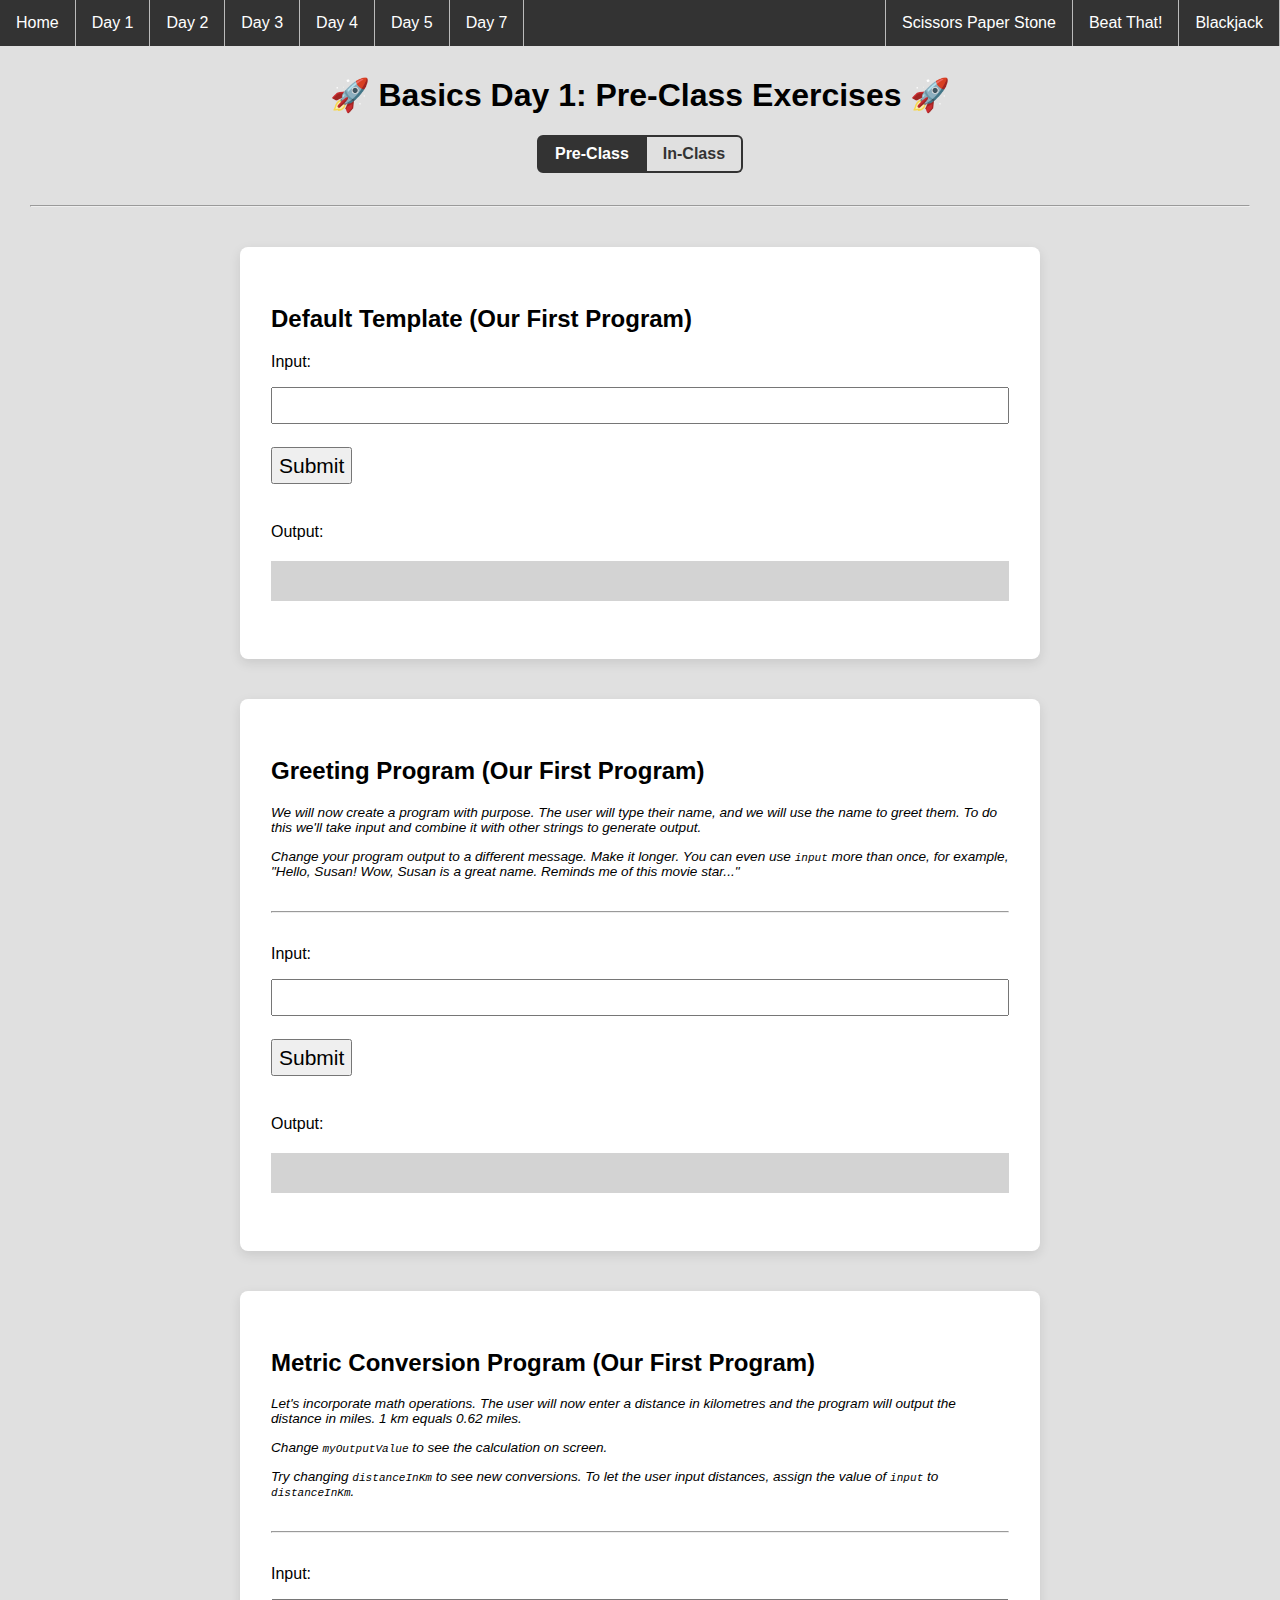
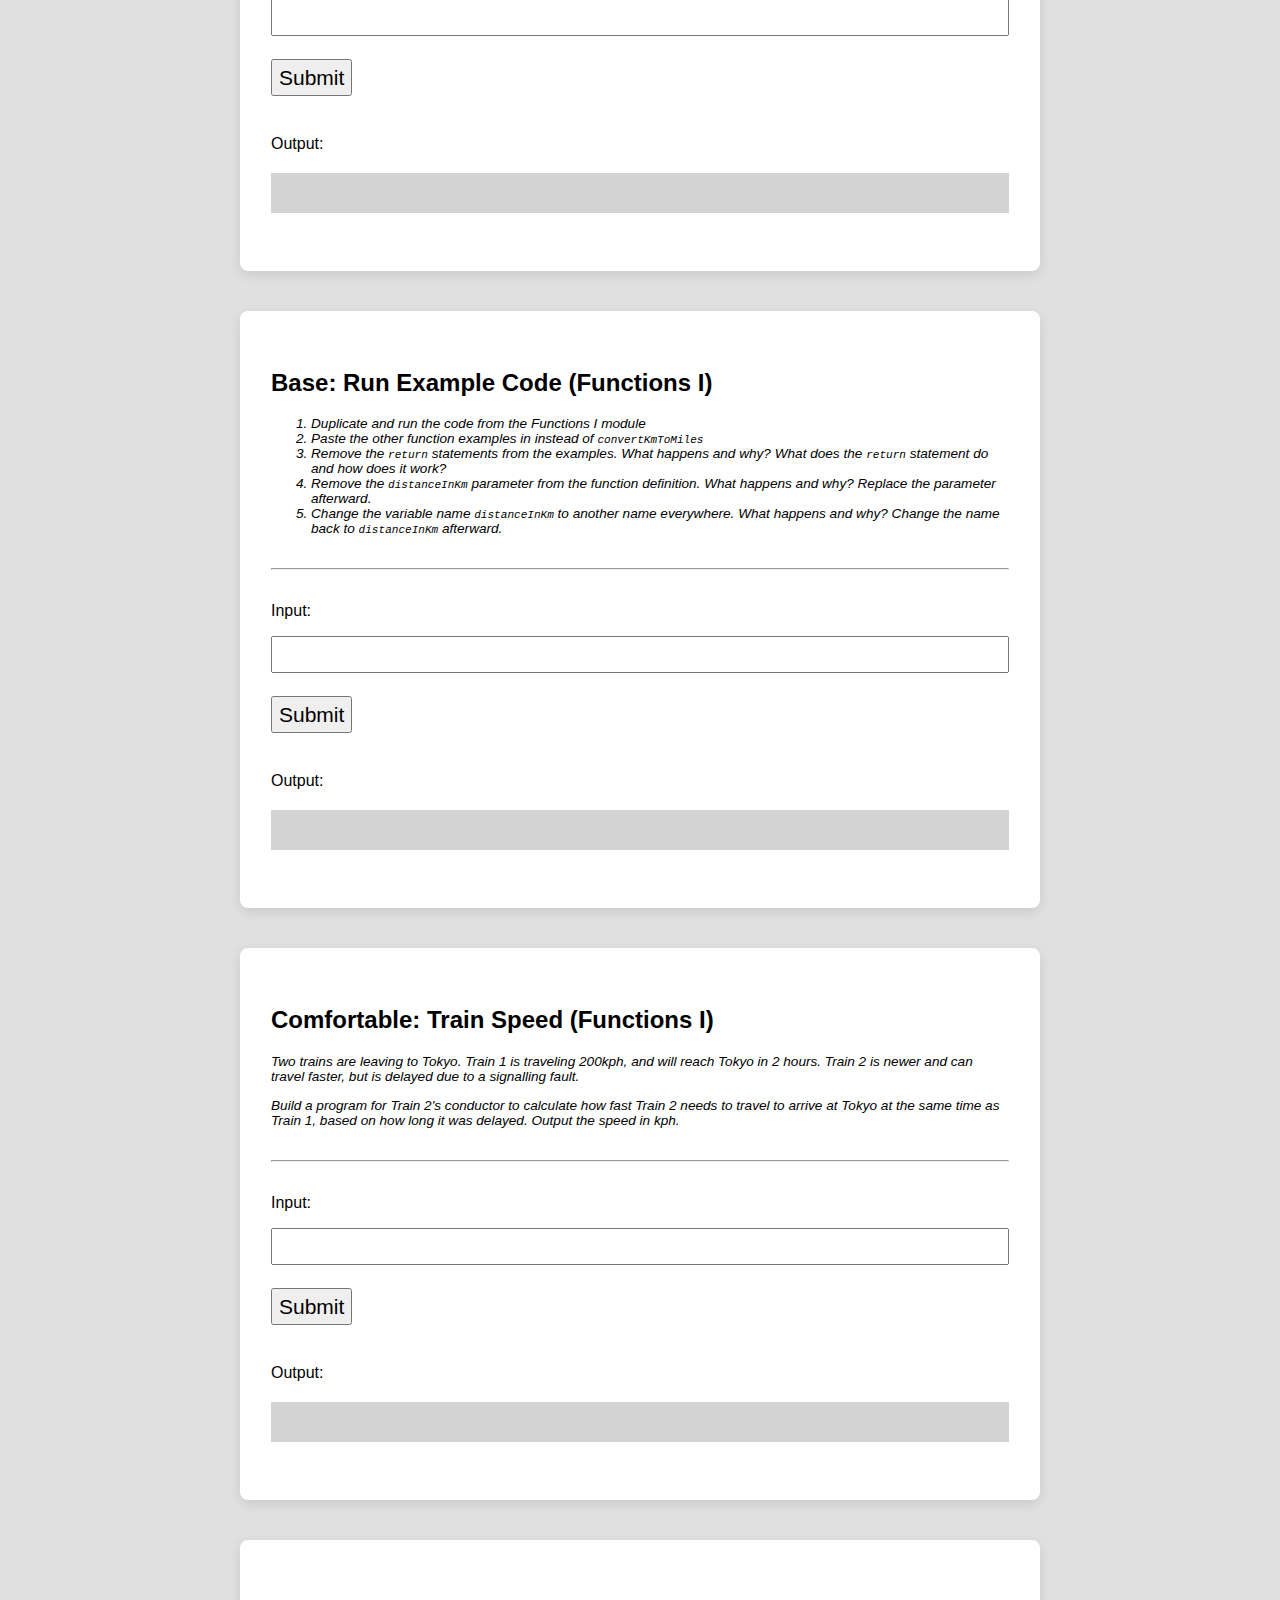
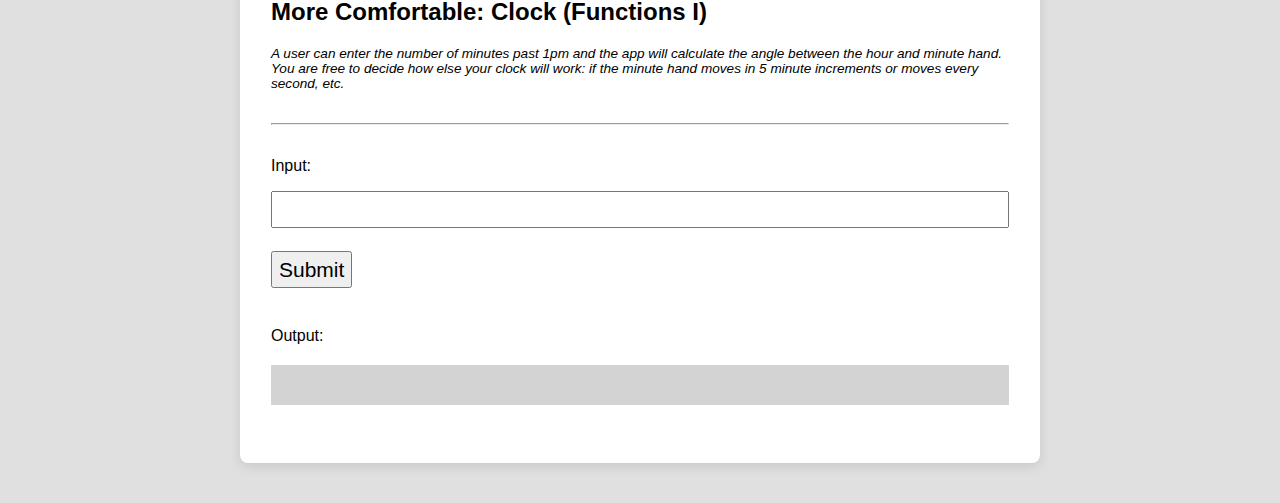
<file: day01-data-manipulation-and-functions/pre-class/index.html>
<!--  All HTML files begin with the following line: -->
<!DOCTYPE html>
<!-- This indicates that the rest of the lines that follow are to be interpreted as HTML. It tells the browser about what document type to expect. -->

<!-- All text enclosed in angled brackets are known as HTML element tags. There are usually, but not always, starting and closing element "tags", each representing a HTML element.
The <html> element is known as the root element of a HTML page. All other elements are encased within it. -->
<html>
  <!-- The <head> element contains meta information about the HTML page, information that is not rendered or displayed by the browser -->
  <head>
    <!-- The meta tag defines meta information in the HTML document. In this case, we are defining the charset. UTF-8 allows us to use emojis in the CodeSandbox environment -->
    <meta charset="UTF-8" />
    <!-- The <title> element specifies a title for the HTML page (which is shown in the browser's title bar or in the page's tab) and is the default name given to a bookmark of a webpage. -->
    <title>Basics</title>
    <!-- The <link> element specifies a relationship between this HTML page and an external resource, namely the styles.css file here. For the syntax '../../' in '../../styles.css', we are referring to the styles.css file (in the main directory) found 2 folders above the current one. In this case, we are linking a stylesheet which is a CSS file containing information relating to the layout and style of the webpage. The syntax within the styles.css file is also referred to as CSS - Cascading Style Sheets. -->
    <link rel="stylesheet" href="../../styles.css" />
  </head>

  <!-- The <body> element defines the document's body, and is a container for all the visible contents that will be rendered by the browser.  -->
  <body>
    <!-- The <nav> tag semantically defines a set of navigation links. It doesn't have many properties different from a <div>, and exists purely for semantic naming. -->
    <nav>
      <!-- The <ul> tag represents an unordered list, where items in the list are rendered on a vertical bulleted list. While we are listing the days of the exercises on this navbar, we are positioning them horizontally without the bullets. This is done using CSS, and you can preview the syntax in styles.css (do a search for "nav ul"). -->
      <ul>
        <li>
          <!-- An <a> tag defines a hyperlink, linking one page to another. The page to link to will be added to the "href" property of the tag. -->
          <a href="../../index.html">Home</a>
        </li>
        <li>
          <!-- An <a> tag defines a hyperlink, linking one page to another. The page to link to will be added to the "href" property of the tag. -->
          <a
            href="../../day01-data-manipulation-and-functions/in-class/index.html"
            >Day 1</a
          >
        </li>
        <li>
          <a
            href="../../day02-if-statements-boolean-operators/in-class/index.html"
            >Day 2</a
          >
        </li>
        <li>
          <a href="../../day03-program-state/in-class/index.html">Day 3</a>
        </li>
        <li>
          <a href="../../day04-loops/in-class/index.html">Day 4</a>
        </li>
        <li>
          <a href="../../day05-mad-libs/in-class/index.html">Day 5</a>
        </li>
        <li>
          <a href="../../day07-moar-cards/in-class/index.html">Day 7</a>
        </li>
        <li class="project">
          <a href="../../project3-blackjack/index.html">Blackjack</a>
        </li>
        <li class="project">
          <a href="../../project2-beat-that/index.html">Beat That!</a>
        </li>
        <li class="project">
          <a href="../../project1-sps/index.html">Scissors Paper Stone</a>
        </li>
      </ul>
    </nav>
    <!-- The <h1> element defines a large heading. There are 6 pre-set header elements, <h1> to <h6> -->
    <h1 id="header">🚀 Basics Day 1: Pre-Class Exercises 🚀</h1>
    <div class="flex justify-content-center">
      <div class="button-group">
        <a href="../pre-class/index.html" class="active button-group-button"
          >Pre-Class</a
        >
        <a href="../in-class/index.html" class="button-group-button"
          >In-Class</a
        >
      </div>
    </div>
    <!-- The <hr> tag represents a horizontal rule. It is used if you want to add line dividers across your page. -->
    <hr />
    <!-- The <div> tag defines a division or a section in an HTML document, and is commonly use as a "container" for nested HTML elements. -->
    <div class="container">
      <h2>Default Template (Our First Program)</h2>
      <!-- The <p> tag defines a paragraph element. -->
      <p>Input:</p>
      <!-- The self-closing <input /> tag represents a field for a user to enter input. -->
      <input id="input-field" />
      <!-- The self-closing <br /> tag represents a line break - a line's worth of spacing before dispalying the next element. -->
      <br />
      <!-- The <button> tag represents.. you guessed it! a button. -->
      <button id="submit-button">Submit</button>
      <p>Output:</p>
      <div class="output-div" id="output-div"></div>
    </div>
    <!-- The <div> tag defines a division or a section in an HTML document, and is commonly use as a "container" for nested HTML elements. -->
    <div class="container">
      <h2>Greeting Program (Our First Program)</h2>
      <div class="instructions-text">
        <p>
          We will now create a program with purpose. The user will type their
          name, and we will use the name to greet them. To do this we'll take
          input and combine it with other strings to generate output.
        </p>
        <p>
          Change your program output to a different message. Make it longer. You
          can even use <code>input</code> more than once, for example, "Hello,
          Susan! Wow, Susan is a great name. Reminds me of this movie star..."
        </p>
      </div>
      <!-- The <hr> tag represents a horizontal rule. It is used if you want to add line dividers across your page. -->
      <hr />
      <!-- The <p> tag defines a paragraph element. -->
      <p>Input:</p>
      <!-- The self-closing <input /> tag represents a field for a user to enter input. -->
      <input id="greeting-input-field" />
      <!-- The self-closing <br /> tag represents a line break - a line's worth of spacing before dispalying the next element. -->
      <br />
      <!-- The <button> tag represents.. you guessed it! a button. -->
      <button id="greeting-submit-button">Submit</button>
      <p>Output:</p>
      <div class="output-div" id="greeting-output-div"></div>
    </div>
    <!-- The <div> tag defines a division or a section in an HTML document, and is commonly use as a "container" for nested HTML elements. -->
    <div class="container">
      <h2>Metric Conversion Program (Our First Program)</h2>
      <div class="instructions-text">
        <p>
          Let's incorporate math operations. The user will now enter a distance
          in kilometres and the program will output the distance in miles. 1 km
          equals 0.62 miles.
        </p>
        <p>
          Change <code>myOutputValue</code> to see the calculation on screen.
        </p>
        <p>
          Try changing <code>distanceInKm</code> to see new conversions. To let
          the user input distances, assign the value of <code>input</code> to
          <code>distanceInKm</code>.
        </p>
      </div>
      <!-- The <hr> tag represents a horizontal rule. It is used if you want to add line dividers across your page. -->
      <hr />
      <!-- The <p> tag defines a paragraph element. -->
      <p>Input:</p>
      <!-- The self-closing <input /> tag represents a field for a user to enter input. -->
      <input id="metric-input-field" />
      <!-- The self-closing <br /> tag represents a line break - a line's worth of spacing before dispalying the next element. -->
      <br />
      <!-- The <button> tag represents.. you guessed it! a button. -->
      <button id="metric-submit-button">Submit</button>
      <p>Output:</p>
      <div class="output-div" id="metric-output-div"></div>
    </div>
    <!-- The <div> tag defines a division or a section in an HTML document, and is commonly use as a "container" for nested HTML elements. -->
    <div class="container">
      <h2>Base: Run Example Code (Functions I)</h2>
      <div class="instructions-text">
        <!-- The <ol> tag represents an ordered list, where items in the list can be ordered numerically. -->
        <ol>
          <!-- The <li> tag represents a list item, which has to be contained in an ordered list (<ol>) or an unordered list (<ul>). -->
          <li>Duplicate and run the code from the Functions I module</li>
          <li>
            Paste the other function examples in instead of
            <code>convertKmToMiles</code>
          </li>
          <li>
            Remove the <code>return</code> statements from the examples. What
            happens and why? What does the <code>return</code> statement do and
            how does it work?
          </li>
          <li>
            Remove the <code>distanceInKm</code> parameter from the function
            definition. What happens and why? Replace the parameter afterward.
          </li>
          <li>
            Change the variable name <code>distanceInKm</code> to another name
            everywhere. What happens and why? Change the name back to
            <code>distanceInKm</code> afterward.
          </li>
        </ol>
      </div>
      <!-- The <hr> tag represents a horizontal rule. It is used if you want to add line dividers across your page. -->
      <hr />
      <!-- The <p> tag defines a paragraph element. -->
      <p>Input:</p>
      <!-- The self-closing <input /> tag represents a field for a user to enter input. -->
      <input id="functions-example-input-field" />
      <!-- The self-closing <br /> tag represents a line break - a line's worth of spacing before dispalying the next element. -->
      <br />
      <!-- The <button> tag represents.. you guessed it! a button. -->
      <button id="functions-example-submit-button">Submit</button>
      <p>Output:</p>
      <div class="output-div" id="functions-example-output-div"></div>
    </div>
    <div class="container">
      <h2>Comfortable: Train Speed (Functions I)</h2>
      <div class="instructions-text">
        <p>
          Two trains are leaving to Tokyo. Train 1 is traveling 200kph, and will
          reach Tokyo in 2 hours. Train 2 is newer and can travel faster, but is
          delayed due to a signalling fault.
        </p>
        <p>
          Build a program for Train 2's conductor to calculate how fast Train 2
          needs to travel to arrive at Tokyo at the same time as Train 1, based
          on how long it was delayed. Output the speed in kph.
        </p>
      </div>
      <!-- The <hr> tag represents a horizontal rule. It is used if you want to add line dividers across your page. -->
      <hr />
      <!-- The <p> tag defines a paragraph element. -->
      <p>Input:</p>
      <!-- The self-closing <input /> tag represents a field for a user to enter input. -->
      <input id="train-speed-input-field" />
      <!-- The self-closing <br /> tag represents a line break - a line's worth of spacing before dispalying the next element. -->
      <br />
      <!-- The <button> tag represents.. you guessed it! a button. -->
      <button id="train-speed-submit-button">Submit</button>
      <p>Output:</p>
      <div class="output-div" id="train-speed-output-div"></div>
    </div>
    <div class="container">
      <h2>More Comfortable: Clock (Functions I)</h2>
      <div class="instructions-text">
        <p>
          A user can enter the number of minutes past 1pm and the app will
          calculate the angle between the hour and minute hand. You are free to
          decide how else your clock will work: if the minute hand moves in 5
          minute increments or moves every second, etc.
        </p>
      </div>
      <!-- The <hr> tag represents a horizontal rule. It is used if you want to add line dividers across your page. -->
      <hr />
      <!-- The <p> tag defines a paragraph element. -->
      <p>Input:</p>
      <!-- The self-closing <input /> tag represents a field for a user to enter input. -->
      <input id="clock-input-field" />
      <!-- The self-closing <br /> tag represents a line break - a line's worth of spacing before dispalying the next element. -->
      <br />
      <!-- The <button> tag represents.. you guessed it! a button. -->
      <button id="clock-submit-button">Submit</button>
      <p>Output:</p>
      <div class="output-div" id="clock-output-div"></div>
    </div>
    <!-- Everything below this is incorporating JavaScript programming logic into the webpage. -->
    <!-- The script tag encloses JavaScript syntax for the browser to interpret programtically -->
    <!-- The following line imports all code written in the script.js file -->
    <script src="script.js"></script>
    <!-- Define button click functionality -->
    <script>
      // Declare and define variables that represents the Submit Button for each exercise
      var button = document.querySelector("#submit-button");
      var greetingButton = document.querySelector("#greeting-submit-button");
      var metricButton = document.querySelector("#metric-submit-button");
      var functionsExampleButton = document.querySelector(
        "#functions-example-submit-button"
      );
      var trainSpeedButton = document.querySelector(
        "#train-speed-submit-button"
      );
      var clockButton = document.querySelector("#clock-submit-button");

      // When the submit button is clicked, access the text entered by the user in the input field
      // And pass it as an input parameter to the main function as defined in script.js
      button.addEventListener("click", function () {
        // Set result to input value
        var input = document.querySelector("#input-field");
        // Store the output of main() in a new variable
        var result = main(input.value);

        // Display result in output element
        var output = document.querySelector("#output-div");
        output.innerHTML = result;

        // Reset input value
        input.value = "";
      });

      greetingButton.addEventListener("click", function () {
        // Set result to input value
        var input = document.querySelector("#greeting-input-field");
        // Store the output of the main function in a new variable
        var result = greetingMain(input.value);

        // Display result in output element
        var output = document.querySelector("#greeting-output-div");
        output.innerHTML = result;

        // Reset input value
        input.value = "";
      });

      metricButton.addEventListener("click", function () {
        // Set result to input value
        var input = document.querySelector("#metric-input-field");
        // Store the output of the main function in a new variable
        var result = metricMain(input.value);

        // Display result in output element
        var output = document.querySelector("#metric-output-div");
        output.innerHTML = result;

        // Reset input value
        input.value = "";
      });

      functionsExampleButton.addEventListener("click", function () {
        // Set result to input value
        var input = document.querySelector("#functions-example-input-field");
        // Store the output of the main function in a new variable
        var result = functionsExampleMain(input.value);

        // Display result in output element
        var output = document.querySelector("#functions-example-output-div");
        output.innerHTML = result;

        // Reset input value
        input.value = "";
      });

      trainSpeedButton.addEventListener("click", function () {
        // Set result to input value
        var input = document.querySelector("#train-speed-input-field");
        // Store the output of the main function in a new variable
        var result = trainSpeedMain(input.value);

        // Display result in output element
        var output = document.querySelector("#train-speed-output-div");
        output.innerHTML = result;

        // Reset input value
        input.value = "";
      });

      clockButton.addEventListener("click", function () {
        // Set result to input value
        var input = document.querySelector("#clock-input-field");
        // Store the output of the main function in a new variable
        var result = clockMain(input.value);

        // Display result in output element
        var output = document.querySelector("#clock-output-div");
        output.innerHTML = result;

        // Reset input value
        input.value = "";
      });
    </script>
  </body>
</html>
</file>
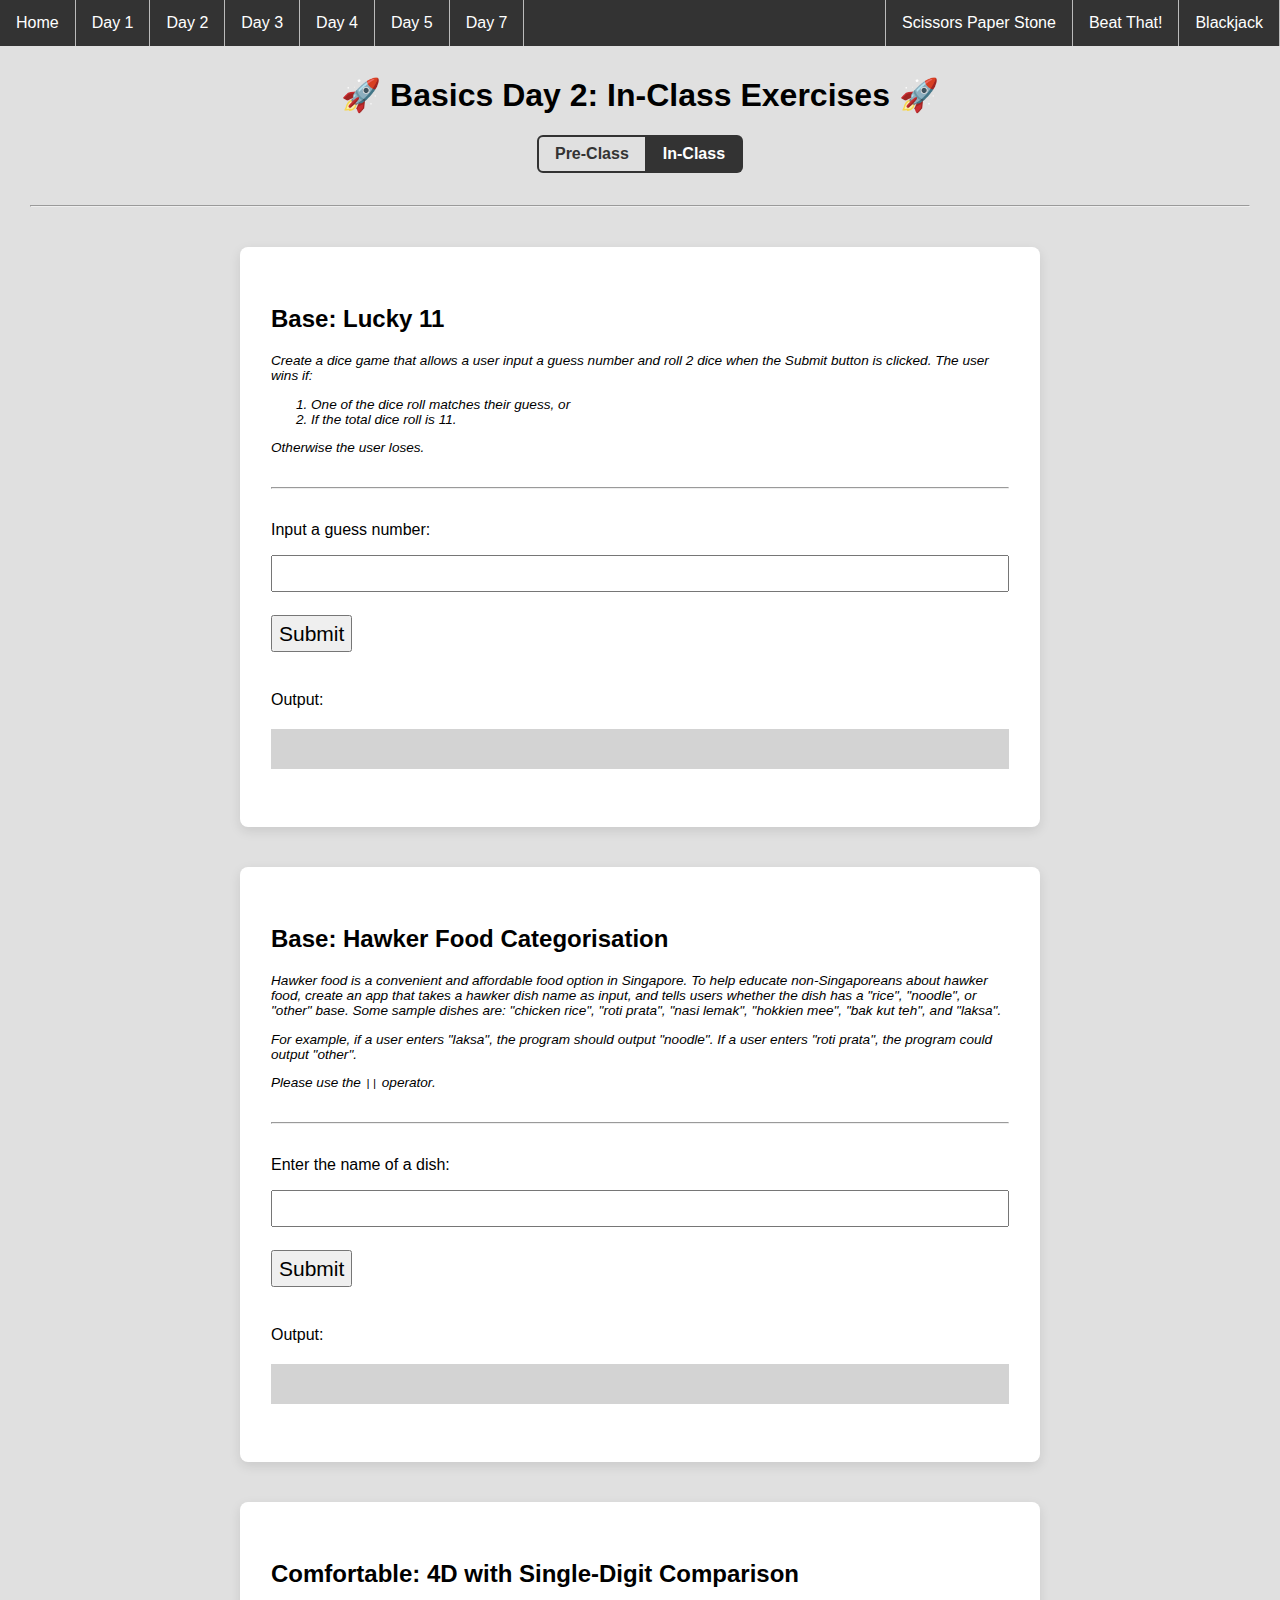
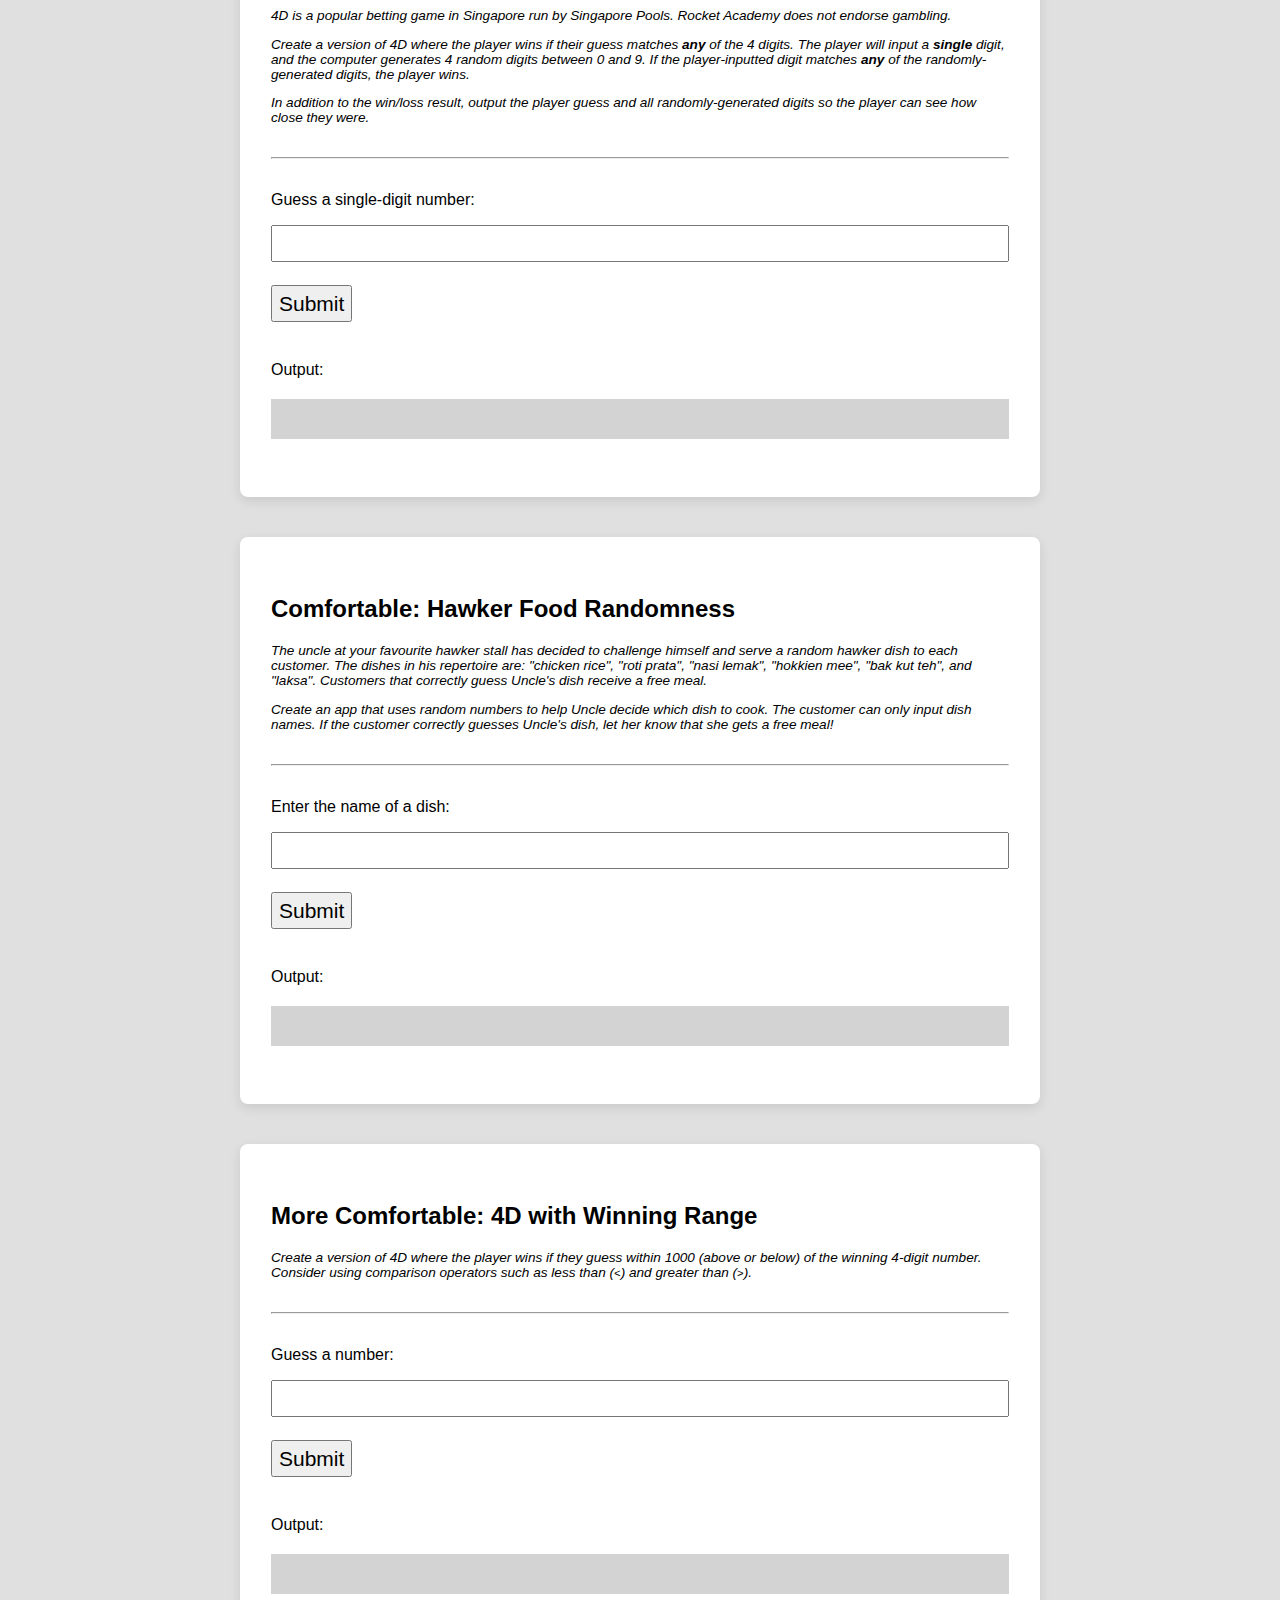
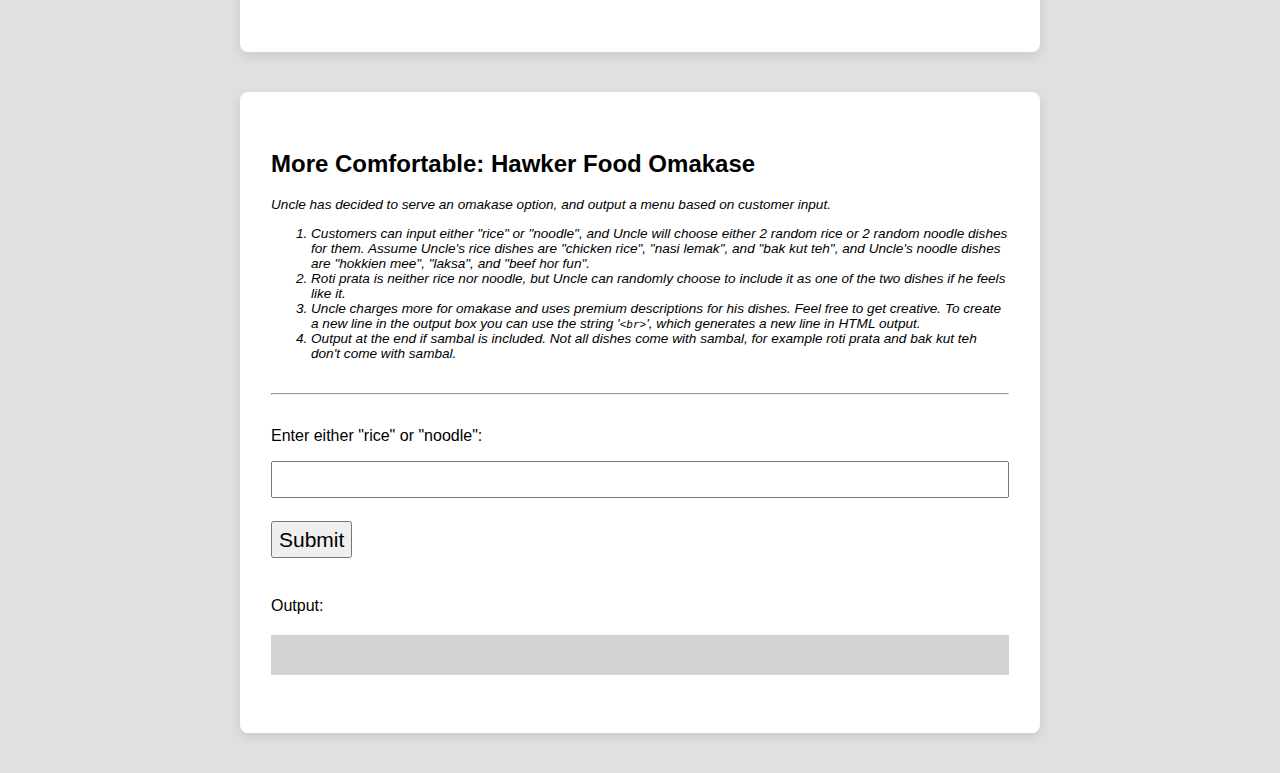
<file: day02-if-statements-boolean-operators/in-class/index.html>
<!--  All HTML files begin with the following line: -->
<!DOCTYPE html>
<!-- This indicates that the rest of the lines that follow are to be interpreted as HTML. It tells the browser about what document type to expect. -->

<!-- All text enclosed in angled brackets are known as HTML element tags. There are usually, but not always, starting and closing element "tags", each representing a HTML element.
The <html> element is known as the root element of a HTML page. All other elements are encased within it. -->
<html>
  <!-- The <head> element contains meta information about the HTML page, information that is not rendered or displayed by the browser -->
  <head>
    <!-- The meta tag defines meta information in the HTML document. In this case, we are defining the charset. UTF-8 allows us to use emojis in the CodeSandbox environment -->
    <meta charset="UTF-8" />
    <!-- The <title> element specifies a title for the HTML page (which is shown in the browser's title bar or in the page's tab) and is the default name given to a bookmark of a webpage. -->
    <title>Basics</title>
    <!-- The <link> element specifies a relationship between this HTML page and an external resource, namely the styles.css file here. For the syntax '../../' in '../../styles.css', we are referring to the styles.css file (in the main directory) found 2 folders above the current one. In this case, we are linking a stylesheet which is a CSS file containing information relating to the layout and style of the webpage. The syntax within the styles.css file is also referred to as CSS - Cascading Style Sheets. -->
    <link rel="stylesheet" href="../../styles.css" />
  </head>

  <!-- The <body> element defines the document's body, and is a container for all the visible contents that will be rendered by the browser.  -->
  <body>
    <!-- The <nav> tag semantically defines a set of navigation links. It doesn't have many properties different from a <div>, and exists purely for semantic naming. -->
    <nav>
      <!-- The <ul> tag represents an unordered list, where items in the list are rendered on a vertical bulleted list. While we are listing the days of the exercises on this navbar, we are positioning them horizontally without the bullets. This is done using CSS, and you can preview the syntax in styles.css (do a search for "nav ul"). -->
      <ul>
        <li>
          <!-- An <a> tag defines a hyperlink, linking one page to another. The page to link to will be added to the "href" property of the tag. -->
          <a href="../../index.html">Home</a>
        </li>
        <li>
          <!-- An <a> tag defines a hyperlink, linking one page to another. The page to link to will be added to the "href" property of the tag. -->
          <a
            href="../../day01-data-manipulation-and-functions/in-class/index.html"
            >Day 1</a
          >
        </li>
        <li>
          <a
            href="../../day02-if-statements-boolean-operators/in-class/index.html"
            >Day 2</a
          >
        </li>
        <li>
          <a href="../../day03-program-state/in-class/index.html">Day 3</a>
        </li>
        <li>
          <a href="../../day04-loops/in-class/index.html">Day 4</a>
        </li>
        <li>
          <a href="../../day05-mad-libs/in-class/index.html">Day 5</a>
        </li>
        <li>
          <a href="../../day07-moar-cards/in-class/index.html">Day 7</a>
        </li>
        <li class="project">
          <a href="../../project3-blackjack/index.html">Blackjack</a>
        </li>
        <li class="project">
          <a href="../../project2-beat-that/index.html">Beat That!</a>
        </li>
        <li class="project">
          <a href="../../project1-sps/index.html">Scissors Paper Stone</a>
        </li>
      </ul>
    </nav>
    <!-- The <h1> element defines a large heading. There are 6 pre-set header elements, <h1> to <h6> -->
    <h1 id="header">🚀 Basics Day 2: In-Class Exercises 🚀</h1>
    <div class="flex justify-content-center">
      <div class="button-group">
        <a href="../pre-class/index.html" class="button-group-button"
          >Pre-Class</a
        >
        <a href="../in-class/index.html" class="active button-group-button"
          >In-Class</a
        >
      </div>
    </div>
    <!-- The <hr> tag represents a horizontal rule. It is used if you want to add line dividers across your page. -->
    <hr />
    <!-- The <div> tag defines a division or a section in an HTML document, and is commonly use as a "container" for nested HTML elements. -->
    <div class="container">
      <h2>Base: Lucky 11</h2>
      <div class="instructions-text">
        <p>
          Create a dice game that allows a user input a guess number and roll 2
          dice when the Submit button is clicked. The user wins if:
        </p>
        <!-- The <ol> tag represents an ordered list, where items in the list can be ordered numerically. -->
        <ol>
          <!-- The <li> tag represents a list item, which has to be contained in an ordered list (<ol>) or an unordered list (<ul>). -->
          <li>One of the dice roll matches their guess, or</li>
          <li>If the total dice roll is 11.</li>
        </ol>
        <p>Otherwise the user loses.</p>
      </div>
      <!-- The <hr> tag represents a horizontal rule. It is used if you want to add line dividers across your page. -->
      <hr />
      <!-- The <p> tag defines a paragraph element. -->
      <p>Input a guess number:</p>
      <!-- The self-closing <input /> tag represents a field for a user to enter input. -->
      <input id="lucky-11-input-field" />
      <!-- The self-closing <br /> tag represents a line break - a line's worth of spacing before dispalying the next element. -->
      <br />
      <!-- The <button> tag represents.. you guessed it! a button. -->
      <button id="lucky-11-submit-button">Submit</button>
      <p>Output:</p>
      <div class="output-div" id="lucky-11-output-div"></div>
    </div>
    <!-- The <div> tag defines a division or a section in an HTML document, and is commonly use as a "container" for nested HTML elements. -->
    <div class="container">
      <h2>Base: Hawker Food Categorisation</h2>
      <div class="instructions-text">
        <p>
          Hawker food is a convenient and affordable food option in Singapore.
          To help educate non-Singaporeans about hawker food, create an app that
          takes a hawker dish name as input, and tells users whether the dish
          has a "rice", "noodle", or "other" base. Some sample dishes are:
          "chicken rice", "roti prata", "nasi lemak", "hokkien mee", "bak kut
          teh", and "laksa".
        </p>
        <p>
          For example, if a user enters "laksa", the program should output
          "noodle". If a user enters "roti prata", the program could output
          "other".
        </p>
        <p>Please use the <code>||</code> operator.</p>
      </div>
      <!-- The <hr> tag represents a horizontal rule. It is used if you want to add line dividers across your page. -->
      <hr />
      <!-- The <p> tag defines a paragraph element. -->
      <p>Enter the name of a dish:</p>
      <!-- The self-closing <input /> tag represents a field for a user to enter input. -->
      <input id="hawker-food-categorisation-input-field" />
      <!-- The self-closing <br /> tag represents a line break - a line's worth of spacing before dispalying the next element. -->
      <br />
      <!-- The <button> tag represents.. you guessed it! a button. -->
      <button id="hawker-food-categorisation-submit-button">Submit</button>
      <p>Output:</p>
      <div class="output-div" id="hawker-food-categorisation-output-div"></div>
    </div>
    <!-- The <div> tag defines a division or a section in an HTML document, and is commonly use as a "container" for nested HTML elements. -->
    <div class="container">
      <h2>Comfortable: 4D with Single-Digit Comparison</h2>
      <div class="instructions-text">
        <p>
          4D is a popular betting game in Singapore run by Singapore Pools.
          Rocket Academy does not endorse gambling.
        </p>
        <p>
          Create a version of 4D where the player wins if their guess matches
          <strong>any</strong> of the 4 digits. The player will input a
          <strong>single</strong> digit, and the computer generates 4 random
          digits between 0 and 9. If the player-inputted digit matches
          <strong>any</strong> of the randomly-generated digits, the player
          wins.
        </p>
        <p>
          In addition to the win/loss result, output the player guess and all
          randomly-generated digits so the player can see how close they were.
        </p>
      </div>
      <!-- The <hr> tag represents a horizontal rule. It is used if you want to add line dividers across your page. -->
      <hr />
      <!-- The <p> tag defines a paragraph element. -->
      <p>Guess a single-digit number:</p>
      <!-- The self-closing <input /> tag represents a field for a user to enter input. -->
      <input id="four-d-single-digit-input-field" />
      <!-- The self-closing <br /> tag represents a line break - a line's worth of spacing before dispalying the next element. -->
      <br />
      <!-- The <button> tag represents.. you guessed it! a button. -->
      <button id="four-d-single-digit-submit-button">Submit</button>
      <p>Output:</p>
      <div class="output-div" id="four-d-single-digit-output-div"></div>
    </div>
    <!-- The <div> tag defines a division or a section in an HTML document, and is commonly use as a "container" for nested HTML elements. -->
    <div class="container">
      <h2>Comfortable: Hawker Food Randomness</h2>
      <div class="instructions-text">
        <p>
          The uncle at your favourite hawker stall has decided to challenge
          himself and serve a random hawker dish to each customer. The dishes in
          his repertoire are: "chicken rice", "roti prata", "nasi lemak",
          "hokkien mee", "bak kut teh", and "laksa". Customers that correctly
          guess Uncle's dish receive a free meal.
        </p>
        <p>
          Create an app that uses random numbers to help Uncle decide which dish
          to cook. The customer can only input dish names. If the customer
          correctly guesses Uncle's dish, let her know that she gets a free
          meal!
        </p>
      </div>
      <!-- The <hr> tag represents a horizontal rule. It is used if you want to add line dividers across your page. -->
      <hr />
      <!-- The <p> tag defines a paragraph element. -->
      <p>Enter the name of a dish:</p>
      <!-- The self-closing <input /> tag represents a field for a user to enter input. -->
      <input id="hawker-food-randomness-input-field" />
      <!-- The self-closing <br /> tag represents a line break - a line's worth of spacing before dispalying the next element. -->
      <br />
      <!-- The <button> tag represents.. you guessed it! a button. -->
      <button id="hawker-food-randomness-submit-button">Submit</button>
      <p>Output:</p>
      <div class="output-div" id="hawker-food-randomness-output-div"></div>
    </div>
    <!-- The <div> tag defines a division or a section in an HTML document, and is commonly use as a "container" for nested HTML elements. -->
    <div class="container">
      <h2>More Comfortable: 4D with Winning Range</h2>
      <div class="instructions-text">
        <p>
          Create a version of 4D where the player wins if they guess within 1000
          (above or below) of the winning 4-digit number. Consider using
          comparison operators such as less than (<code>&lt;</code>) and greater
          than (<code>&gt;</code>).
        </p>
      </div>
      <!-- The <hr> tag represents a horizontal rule. It is used if you want to add line dividers across your page. -->
      <hr />
      <!-- The <p> tag defines a paragraph element. -->
      <p>Guess a number:</p>
      <!-- The self-closing <input /> tag represents a field for a user to enter input. -->
      <input id="four-d-winning-range-input-field" />
      <!-- The self-closing <br /> tag represents a line break - a line's worth of spacing before dispalying the next element. -->
      <br />
      <!-- The <button> tag represents.. you guessed it! a button. -->
      <button id="four-d-winning-range-submit-button">Submit</button>
      <p>Output:</p>
      <div class="output-div" id="four-d-winning-range-output-div"></div>
    </div>
    <!-- The <div> tag defines a division or a section in an HTML document, and is commonly use as a "container" for nested HTML elements. -->
    <div class="container">
      <h2>More Comfortable: Hawker Food Omakase</h2>
      <div class="instructions-text">
        <p>
          Uncle has decided to serve an omakase option, and output a menu based
          on customer input.
        </p>
        <!-- The <ol> tag represents an ordered list, where items in the list can be ordered numerically. -->
        <ol>
          <!-- The <li> tag represents a list item, which has to be contained in an ordered list (<ol>) or an unordered list (<ul>). -->
          <li>
            Customers can input either "rice" or "noodle", and Uncle will choose
            either 2 random rice or 2 random noodle dishes for them. Assume
            Uncle's rice dishes are "chicken rice", "nasi lemak", and "bak kut
            teh", and Uncle's noodle dishes are "hokkien mee", "laksa", and
            "beef hor fun".
          </li>
          <li>
            Roti prata is neither rice nor noodle, but Uncle can randomly choose
            to include it as one of the two dishes if he feels like it.
          </li>
          <li>
            Uncle charges more for omakase and uses premium descriptions for his
            dishes. Feel free to get creative. To create a new line in the
            output box you can use the string '<code>&lt;br&gt;</code>', which
            generates a new line in HTML output.
          </li>
          <li>
            Output at the end if sambal is included. Not all dishes come with
            sambal, for example roti prata and bak kut teh don't come with
            sambal.
          </li>
        </ol>
      </div>
      <!-- The <hr> tag represents a horizontal rule. It is used if you want to add line dividers across your page. -->
      <hr />
      <!-- The <p> tag defines a paragraph element. -->
      <p>Enter either "rice" or "noodle":</p>
      <!-- The self-closing <input /> tag represents a field for a user to enter input. -->
      <input id="hawker-food-omakase-input-field" />
      <!-- The self-closing <br /> tag represents a line break - a line's worth of spacing before dispalying the next element. -->
      <br />
      <!-- The <button> tag represents.. you guessed it! a button. -->
      <button id="hawker-food-omakase-submit-button">Submit</button>
      <p>Output:</p>
      <div class="output-div" id="hawker-food-omakase-output-div"></div>
    </div>
    <!-- Everything below this is incorporating JavaScript programming logic into the webpage. -->
    <!-- The script tag encloses JavaScript syntax for the browser to interpret programtically -->
    <!-- The following line imports all code written in the script.js file -->
    <script src="script.js"></script>
    <!-- Define button click functionality -->
    <script>
      // Declare and define variables that represents the Submit Button for each exercise
      var lucky11Button = document.querySelector("#lucky-11-submit-button");
      var hawkerFoodCategorisationButton = document.querySelector(
        "#hawker-food-categorisation-submit-button"
      );
      var fourDSingleDigitButton = document.querySelector(
        "#four-d-single-digit-submit-button"
      );
      var hawkerFoodRandomnessButton = document.querySelector(
        "#hawker-food-randomness-submit-button"
      );
      var fourDWinningRangeButton = document.querySelector(
        "#four-d-winning-range-submit-button"
      );
      var hawkerFoodOmakaseButton = document.querySelector(
        "#hawker-food-omakase-submit-button"
      );

      // When the submit button is clicked, access the text entered by the user in the corresponding input field for the exercise
      // And pass it as an input parameter to the various main function(s) as defined in script.js
      lucky11Button.addEventListener("click", function () {
        // Set result to input value
        var input = document.querySelector("#lucky-11-input-field");
        // Store the output of the main function in a new variable
        var result = lucky11Main(input.value);

        // Display result in output element
        var output = document.querySelector("#lucky-11-output-div");
        output.innerHTML = result;

        // Reset input value
        input.value = "";
      });

      hawkerFoodCategorisationButton.addEventListener("click", function () {
        // Set result to input value
        var input = document.querySelector(
          "#hawker-food-categorisation-input-field"
        );
        // Store the output of the main function in a new variable
        var result = hawkerFoodCategorisationMain(input.value);

        // Display result in output element
        var output = document.querySelector(
          "#hawker-food-categorisation-output-div"
        );
        output.innerHTML = result;

        // Reset input value
        input.value = "";
      });

      fourDSingleDigitButton.addEventListener("click", function () {
        // Set result to input value
        var input = document.querySelector("#four-d-single-digit-input-field");
        // Store the output of the main function in a new variable
        var result = fourDSingleDigitMain(input.value);

        // Display result in output element
        var output = document.querySelector("#four-d-single-digit-output-div");
        output.innerHTML = result;

        // Reset input value
        input.value = "";
      });

      hawkerFoodRandomnessButton.addEventListener("click", function () {
        // Set result to input value
        var input = document.querySelector(
          "#hawker-food-randomness-input-field"
        );
        // Store the output of the main function in a new variable
        var result = hawkerFoodRandomnessMain(input.value);

        // Display result in output element
        var output = document.querySelector(
          "#hawker-food-randomness-output-div"
        );
        output.innerHTML = result;

        // Reset input value
        input.value = "";
      });

      fourDWinningRangeButton.addEventListener("click", function () {
        // Set result to input value
        var input = document.querySelector("#four-d-winning-range-input-field");
        // Store the output of the main function in a new variable
        var result = fourDWinningRangeMain(input.value);

        // Display result in output element
        var output = document.querySelector("#four-d-winning-range-output-div");
        output.innerHTML = result;

        // Reset input value
        input.value = "";
      });

      hawkerFoodOmakaseButton.addEventListener("click", function () {
        // Set result to input value
        var input = document.querySelector("#hawker-food-omakase-input-field");
        // Store the output of the main function in a new variable
        var result = hawkerFoodOmakaseMain(input.value);

        // Display result in output element
        var output = document.querySelector("#hawker-food-omakase-output-div");
        output.innerHTML = result;

        // Reset input value
        input.value = "";
      });
    </script>
  </body>
</html>
</file>
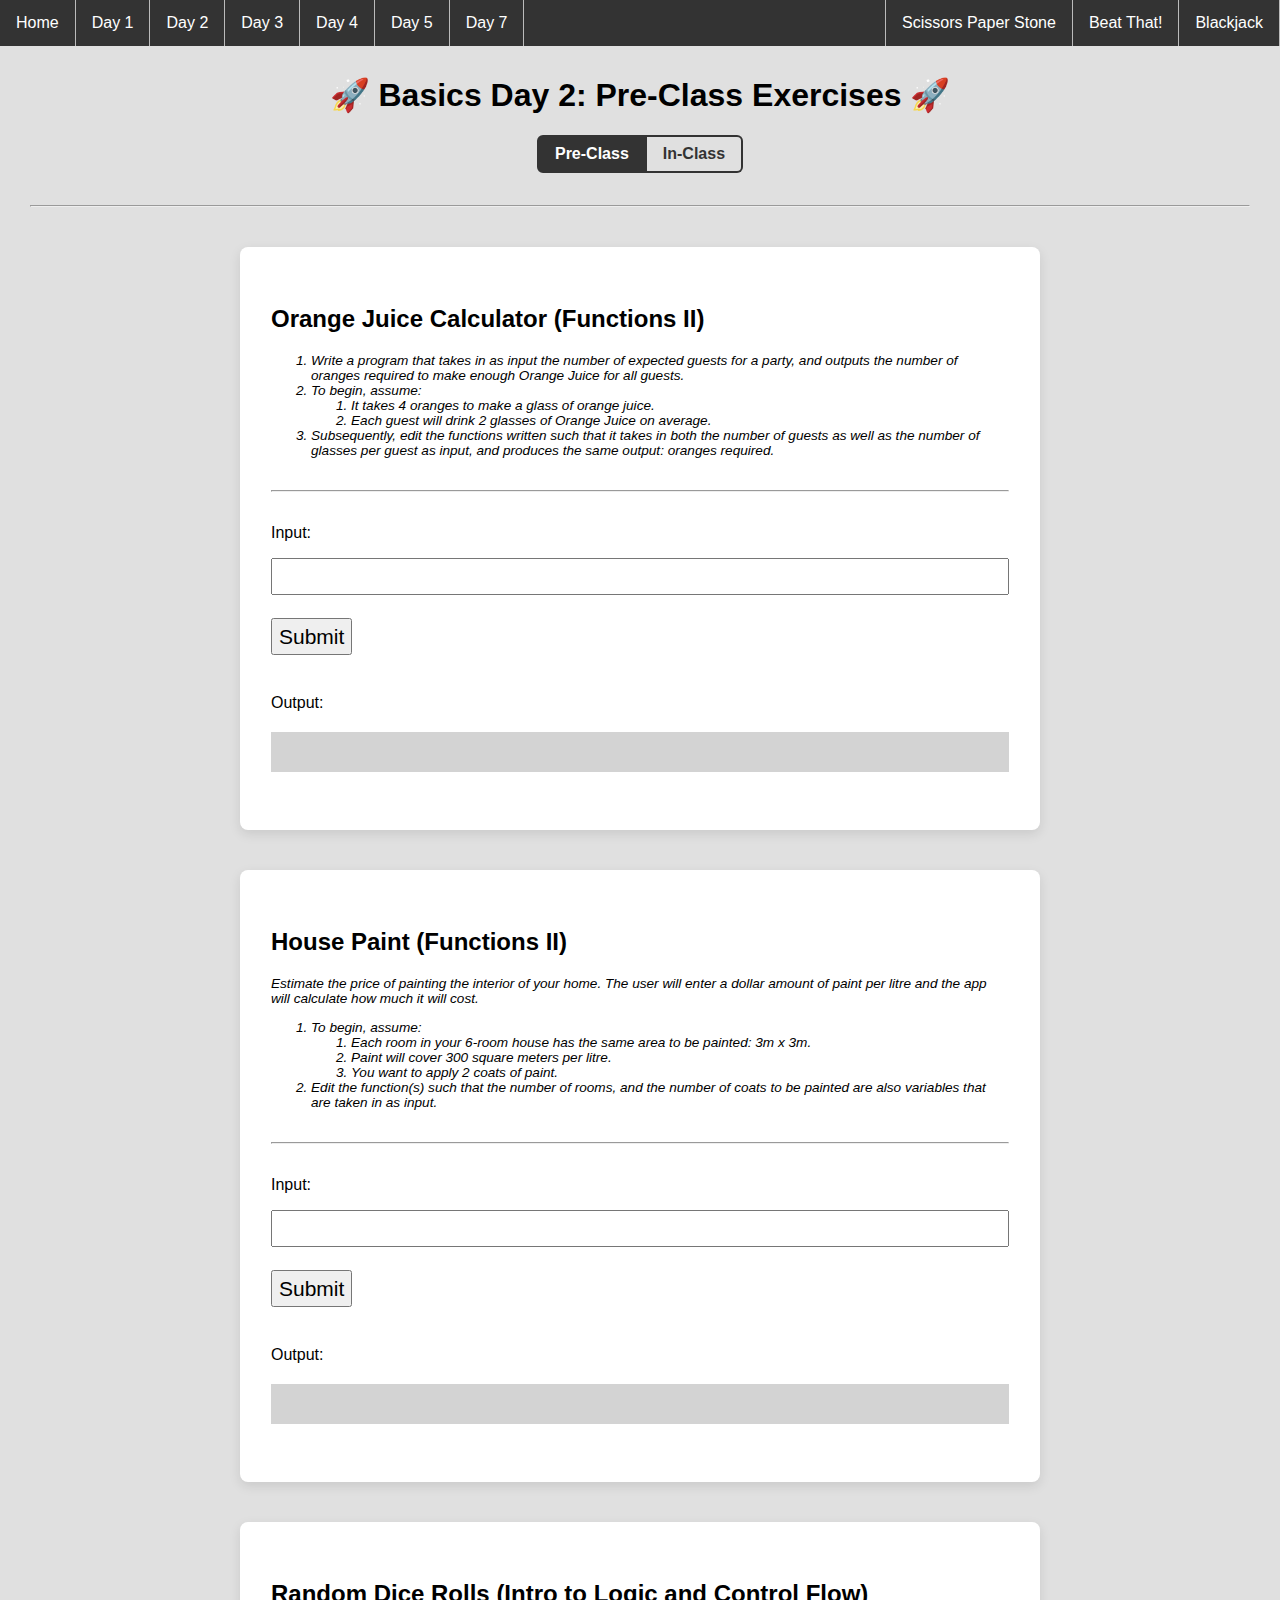
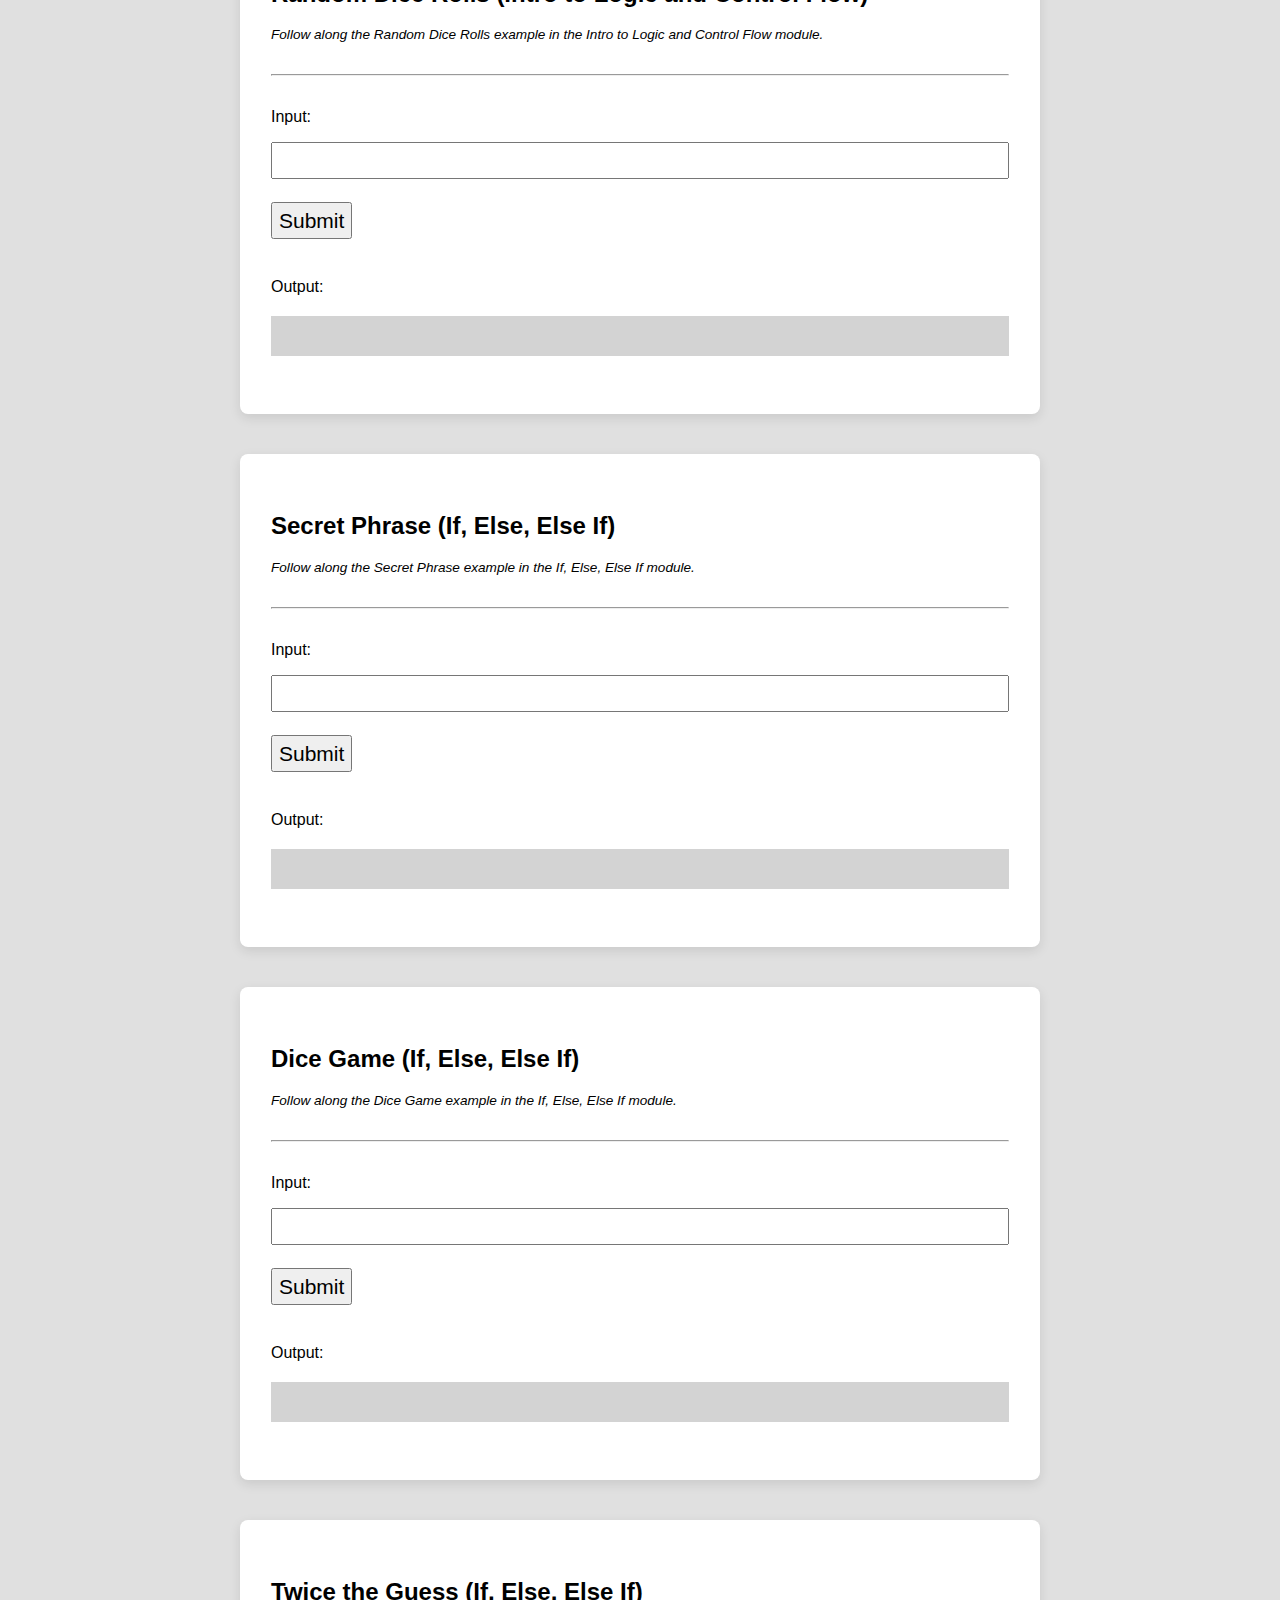
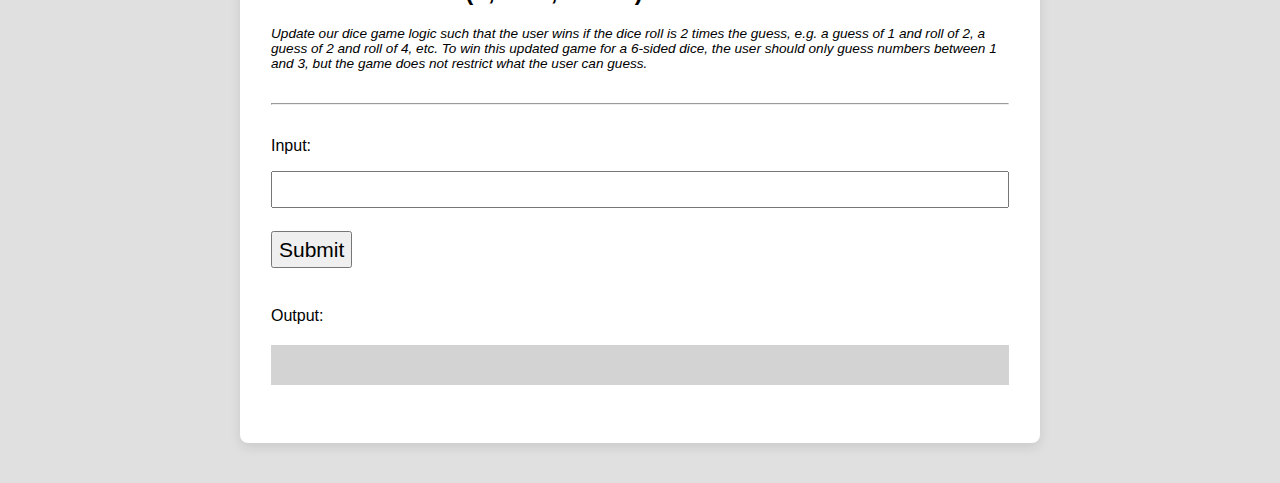
<file: day02-if-statements-boolean-operators/pre-class/index.html>
<!--  All HTML files begin with the following line: -->
<!DOCTYPE html>
<!-- This indicates that the rest of the lines that follow are to be interpreted as HTML. It tells the browser about what document type to expect. -->

<!-- All text enclosed in angled brackets are known as HTML element tags. There are usually, but not always, starting and closing element "tags", each representing a HTML element.
The <html> element is known as the root element of a HTML page. All other elements are encased within it. -->
<html>
  <!-- The <head> element contains meta information about the HTML page, information that is not rendered or displayed by the browser -->
  <head>
    <!-- The meta tag defines meta information in the HTML document. In this case, we are defining the charset. UTF-8 allows us to use emojis in the CodeSandbox environment -->
    <meta charset="UTF-8" />
    <!-- The <title> element specifies a title for the HTML page (which is shown in the browser's title bar or in the page's tab) and is the default name given to a bookmark of a webpage. -->
    <title>Basics</title>
    <!-- The <link> element specifies a relationship between this HTML page and an external resource, namely the styles.css file here. For the syntax '../../' in '../../styles.css', we are referring to the styles.css file (in the main directory) found 2 folders above the current one. In this case, we are linking a stylesheet which is a CSS file containing information relating to the layout and style of the webpage. The syntax within the styles.css file is also referred to as CSS - Cascading Style Sheets. -->
    <link rel="stylesheet" href="../../styles.css" />
  </head>

  <!-- The <body> element defines the document's body, and is a container for all the visible contents that will be rendered by the browser.  -->
  <body>
    <!-- The <nav> tag semantically defines a set of navigation links. It doesn't have many properties different from a <div>, and exists purely for semantic naming. -->
    <nav>
      <!-- The <ul> tag represents an unordered list, where items in the list are rendered on a vertical bulleted list. While we are listing the days of the exercises on this navbar, we are positioning them horizontally without the bullets. This is done using CSS, and you can preview the syntax in styles.css (do a search for "nav ul"). -->
      <ul>
        <li>
          <!-- An <a> tag defines a hyperlink, linking one page to another. The page to link to will be added to the "href" property of the tag. -->
          <a href="../../index.html">Home</a>
        </li>
        <li>
          <!-- An <a> tag defines a hyperlink, linking one page to another. The page to link to will be added to the "href" property of the tag. -->
          <a
            href="../../day01-data-manipulation-and-functions/in-class/index.html"
            >Day 1</a
          >
        </li>
        <li>
          <a
            href="../../day02-if-statements-boolean-operators/in-class/index.html"
            >Day 2</a
          >
        </li>
        <li>
          <a href="../../day03-program-state/in-class/index.html">Day 3</a>
        </li>
        <li>
          <a href="../../day04-loops/in-class/index.html">Day 4</a>
        </li>
        <li>
          <a href="../../day05-mad-libs/in-class/index.html">Day 5</a>
        </li>
        <li>
          <a href="../../day07-moar-cards/in-class/index.html">Day 7</a>
        </li>
        <li class="project">
          <a href="../../project3-blackjack/index.html">Blackjack</a>
        </li>
        <li class="project">
          <a href="../../project2-beat-that/index.html">Beat That!</a>
        </li>
        <li class="project">
          <a href="../../project1-sps/index.html">Scissors Paper Stone</a>
        </li>
      </ul>
    </nav>
    <!-- The <h1> element defines a large heading. There are 6 pre-set header elements, <h1> to <h6> -->
    <h1 id="header">🚀 Basics Day 2: Pre-Class Exercises 🚀</h1>
    <div class="flex justify-content-center">
      <div class="button-group">
        <a href="../pre-class/index.html" class="active button-group-button"
          >Pre-Class</a
        >
        <a href="../in-class/index.html" class="button-group-button"
          >In-Class</a
        >
      </div>
    </div>
    <!-- The <hr> tag represents a horizontal rule. It is used if you want to add line dividers across your page. -->
    <hr />
    <!-- The <div> tag defines a division or a section in an HTML document, and is commonly use as a "container" for nested HTML elements. -->
    <div class="container">
      <h2>Orange Juice Calculator (Functions II)</h2>
      <div class="instructions-text">
        <!-- The <ol> tag represents an ordered list, where items in the list can be ordered numerically. -->
        <ol>
          <!-- The <li> tag represents a list item, which has to be contained in an ordered list (<ol>) or an unordered list (<ul>). -->
          <li>
            Write a program that takes in as input the number of expected guests
            for a party, and outputs the number of oranges required to make
            enough Orange Juice for all guests.
          </li>
          <li>
            To begin, assume:
            <ol>
              <li>It takes 4 oranges to make a glass of orange juice.</li>
              <li>
                Each guest will drink 2 glasses of Orange Juice on average.
              </li>
            </ol>
          </li>
          <li>
            Subsequently, edit the functions written such that it takes in both
            the number of guests as well as the number of glasses per guest as
            input, and produces the same output: oranges required.
          </li>
        </ol>
      </div>
      <!-- The <hr> tag represents a horizontal rule. It is used if you want to add line dividers across your page. -->
      <hr />
      <!-- The <p> tag defines a paragraph element. -->
      <p>Input:</p>
      <!-- The self-closing <input /> tag represents a field for a user to enter input. -->
      <input id="orange-juice-input-field" />
      <!-- The self-closing <br /> tag represents a line break - a line's worth of spacing before dispalying the next element. -->
      <br />
      <!-- The <button> tag represents.. you guessed it! a button. -->
      <button id="orange-juice-submit-button">Submit</button>
      <p>Output:</p>
      <div class="output-div" id="orange-juice-output-div"></div>
    </div>
    <!-- The <div> tag defines a division or a section in an HTML document, and is commonly use as a "container" for nested HTML elements. -->
    <div class="container">
      <h2>House Paint (Functions II)</h2>
      <div class="instructions-text">
        <p>
          Estimate the price of painting the interior of your home. The user
          will enter a dollar amount of paint per litre and the app will
          calculate how much it will cost.
        </p>
        <!-- The <ol> tag represents an ordered list, where items in the list can be ordered numerically. -->
        <ol>
          <!-- The <li> tag represents a list item, which has to be contained in an ordered list (<ol>) or an unordered list (<ul>). -->
          <li>
            To begin, assume:
            <ol>
              <li>
                Each room in your 6-room house has the same area to be painted:
                3m x 3m.
              </li>
              <li>Paint will cover 300 square meters per litre.</li>
              <li>You want to apply 2 coats of paint.</li>
            </ol>
          </li>
          <li>
            Edit the function(s) such that the number of rooms, and the number
            of coats to be painted are also variables that are taken in as
            input.
          </li>
        </ol>
      </div>
      <!-- The <hr> tag represents a horizontal rule. It is used if you want to add line dividers across your page. -->
      <hr />
      <!-- The <p> tag defines a paragraph element. -->
      <p>Input:</p>
      <!-- The self-closing <input /> tag represents a field for a user to enter input. -->
      <input id="paint-input-field" />
      <!-- The self-closing <br /> tag represents a line break - a line's worth of spacing before dispalying the next element. -->
      <br />
      <!-- The <button> tag represents.. you guessed it! a button. -->
      <button id="paint-submit-button">Submit</button>
      <p>Output:</p>
      <div class="output-div" id="paint-output-div"></div>
    </div>
    <!-- The <div> tag defines a division or a section in an HTML document, and is commonly use as a "container" for nested HTML elements. -->
    <div class="container">
      <h2>Random Dice Rolls (Intro to Logic and Control Flow)</h2>
      <div class="instructions-text">
        <p>
          Follow along the Random Dice Rolls example in the Intro to Logic and
          Control Flow module.
        </p>
      </div>
      <!-- The <hr> tag represents a horizontal rule. It is used if you want to add line dividers across your page. -->
      <hr />
      <!-- The <p> tag defines a paragraph element. -->
      <p>Input:</p>
      <!-- The self-closing <input /> tag represents a field for a user to enter input. -->
      <input id="random-dice-input-field" />
      <!-- The self-closing <br /> tag represents a line break - a line's worth of spacing before dispalying the next element. -->
      <br />
      <!-- The <button> tag represents.. you guessed it! a button. -->
      <button id="random-dice-submit-button">Submit</button>
      <p>Output:</p>
      <div class="output-div" id="random-dice-output-div"></div>
    </div>
    <!-- The <div> tag defines a division or a section in an HTML document, and is commonly use as a "container" for nested HTML elements. -->
    <div class="container">
      <h2>Secret Phrase (If, Else, Else If)</h2>
      <div class="instructions-text">
        <p>
          Follow along the Secret Phrase example in the If, Else, Else If
          module.
        </p>
      </div>
      <!-- The <hr> tag represents a horizontal rule. It is used if you want to add line dividers across your page. -->
      <hr />
      <!-- The <p> tag defines a paragraph element. -->
      <p>Input:</p>
      <!-- The self-closing <input /> tag represents a field for a user to enter input. -->
      <input id="secret-phrase-input-field" />
      <!-- The self-closing <br /> tag represents a line break - a line's worth of spacing before dispalying the next element. -->
      <br />
      <!-- The <button> tag represents.. you guessed it! a button. -->
      <button id="secret-phrase-submit-button">Submit</button>
      <p>Output:</p>
      <div class="output-div" id="secret-phrase-output-div"></div>
    </div>
    <!-- The <div> tag defines a division or a section in an HTML document, and is commonly use as a "container" for nested HTML elements. -->
    <div class="container">
      <h2>Dice Game (If, Else, Else If)</h2>
      <div class="instructions-text">
        <p>
          Follow along the Dice Game example in the If, Else, Else If module.
        </p>
      </div>
      <!-- The <hr> tag represents a horizontal rule. It is used if you want to add line dividers across your page. -->
      <hr />
      <!-- The <p> tag defines a paragraph element. -->
      <p>Input:</p>
      <!-- The self-closing <input /> tag represents a field for a user to enter input. -->
      <input id="dice-game-input-field" />
      <!-- The self-closing <br /> tag represents a line break - a line's worth of spacing before dispalying the next element. -->
      <br />
      <!-- The <button> tag represents.. you guessed it! a button. -->
      <button id="dice-game-submit-button">Submit</button>
      <p>Output:</p>
      <div class="output-div" id="dice-game-output-div"></div>
    </div>
    <!-- The <div> tag defines a division or a section in an HTML document, and is commonly use as a "container" for nested HTML elements. -->
    <div class="container">
      <h2>Twice the Guess (If, Else, Else If)</h2>
      <div class="instructions-text">
        <p>
          Update our dice game logic such that the user wins if the dice roll is
          2 times the guess, e.g. a guess of 1 and roll of 2, a guess of 2 and
          roll of 4, etc. To win this updated game for a 6-sided dice, the user
          should only guess numbers between 1 and 3, but the game does not
          restrict what the user can guess.
        </p>
      </div>
      <!-- The <hr> tag represents a horizontal rule. It is used if you want to add line dividers across your page. -->
      <hr />
      <!-- The <p> tag defines a paragraph element. -->
      <p>Input:</p>
      <!-- The self-closing <input /> tag represents a field for a user to enter input. -->
      <input id="twice-guess-input-field" />
      <!-- The self-closing <br /> tag represents a line break - a line's worth of spacing before dispalying the next element. -->
      <br />
      <!-- The <button> tag represents.. you guessed it! a button. -->
      <button id="twice-guess-submit-button">Submit</button>
      <p>Output:</p>
      <div class="output-div" id="twice-guess-output-div"></div>
    </div>
    <!-- Everything below this is incorporating JavaScript programming logic into the webpage. -->
    <!-- The script tag encloses JavaScript syntax for the browser to interpret programtically -->
    <!-- The following line imports all code written in the script.js file -->
    <script src="script.js"></script>
    <!-- Define button click functionality -->
    <script>
      // Declare and define variables that represents the Submit Button for each exercise
      var orangeJuiceButton = document.querySelector(
        "#orange-juice-submit-button"
      );
      var paintButton = document.querySelector("#paint-submit-button");
      var randomDiceButton = document.querySelector(
        "#random-dice-submit-button"
      );
      var secretPhraseButton = document.querySelector(
        "#secret-phrase-submit-button"
      );
      var diceGameButton = document.querySelector("#dice-game-submit-button");
      var twiceGuessButton = document.querySelector(
        "#twice-guess-submit-button"
      );

      // When the submit button is clicked, access the text entered by the user in the input field
      // And pass it as an input parameter to the main function as defined in script.js
      orangeJuiceButton.addEventListener("click", function () {
        // Set result to input value
        var input = document.querySelector("#orange-juice-input-field");
        // Store the output of the main function in a new variable
        var result = orangeJuiceMain(input.value);

        // Display result in output element
        var output = document.querySelector("#orange-juice-output-div");
        output.innerHTML = result;

        // Reset input value
        input.value = "";
      });

      paintButton.addEventListener("click", function () {
        // Set result to input value
        var input = document.querySelector("#paint-input-field");
        // Store the output of the main function in a new variable
        var result = paintMain(input.value);

        // Display result in output element
        var output = document.querySelector("#paint-output-div");
        output.innerHTML = result;

        // Reset input value
        input.value = "";
      });

      randomDiceButton.addEventListener("click", function () {
        // Set result to input value
        var input = document.querySelector("#random-dice-input-field");
        // Store the output of the main function in a new variable
        var result = randomDiceMain(input.value);

        // Display result in output element
        var output = document.querySelector("#random-dice-output-div");
        output.innerHTML = result;

        // Reset input value
        input.value = "";
      });

      secretPhraseButton.addEventListener("click", function () {
        // Set result to input value
        var input = document.querySelector("#secret-phrase-input-field");
        // Store the output of the main function in a new variable
        var result = secretPhraseMain(input.value);

        // Display result in output element
        var output = document.querySelector("#secret-phrase-output-div");
        output.innerHTML = result;

        // Reset input value
        input.value = "";
      });

      diceGameButton.addEventListener("click", function () {
        // Set result to input value
        var input = document.querySelector("#dice-game-input-field");
        // Store the output of the main function in a new variable
        var result = diceGameMain(input.value);

        // Display result in output element
        var output = document.querySelector("#dice-game-output-div");
        output.innerHTML = result;

        // Reset input value
        input.value = "";
      });

      twiceGuessButton.addEventListener("click", function () {
        // Set result to input value
        var input = document.querySelector("#twice-guess-input-field");
        // Store the output of the main function in a new variable
        var result = twiceGuessMain(input.value);

        // Display result in output element
        var output = document.querySelector("#twice-guess-output-div");
        output.innerHTML = result;

        // Reset input value
        input.value = "";
      });
    </script>
  </body>
</html>
</file>
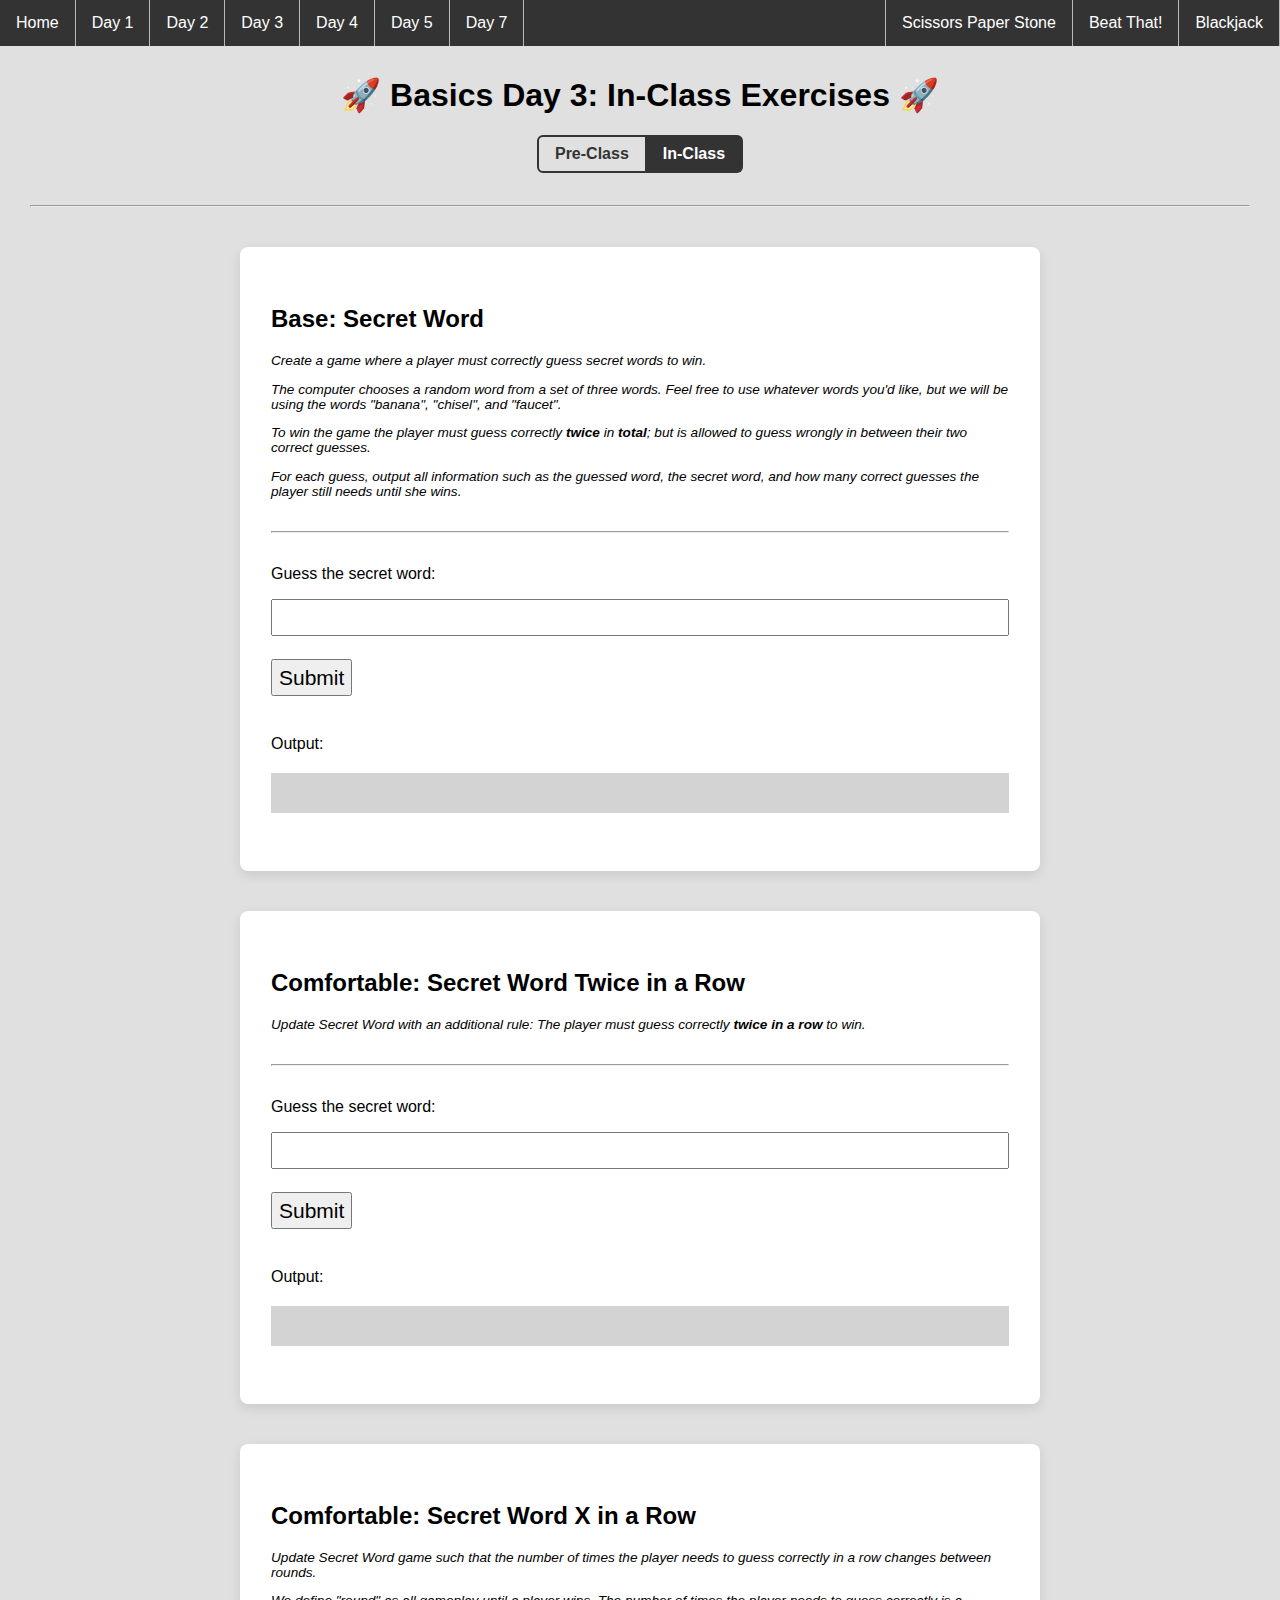
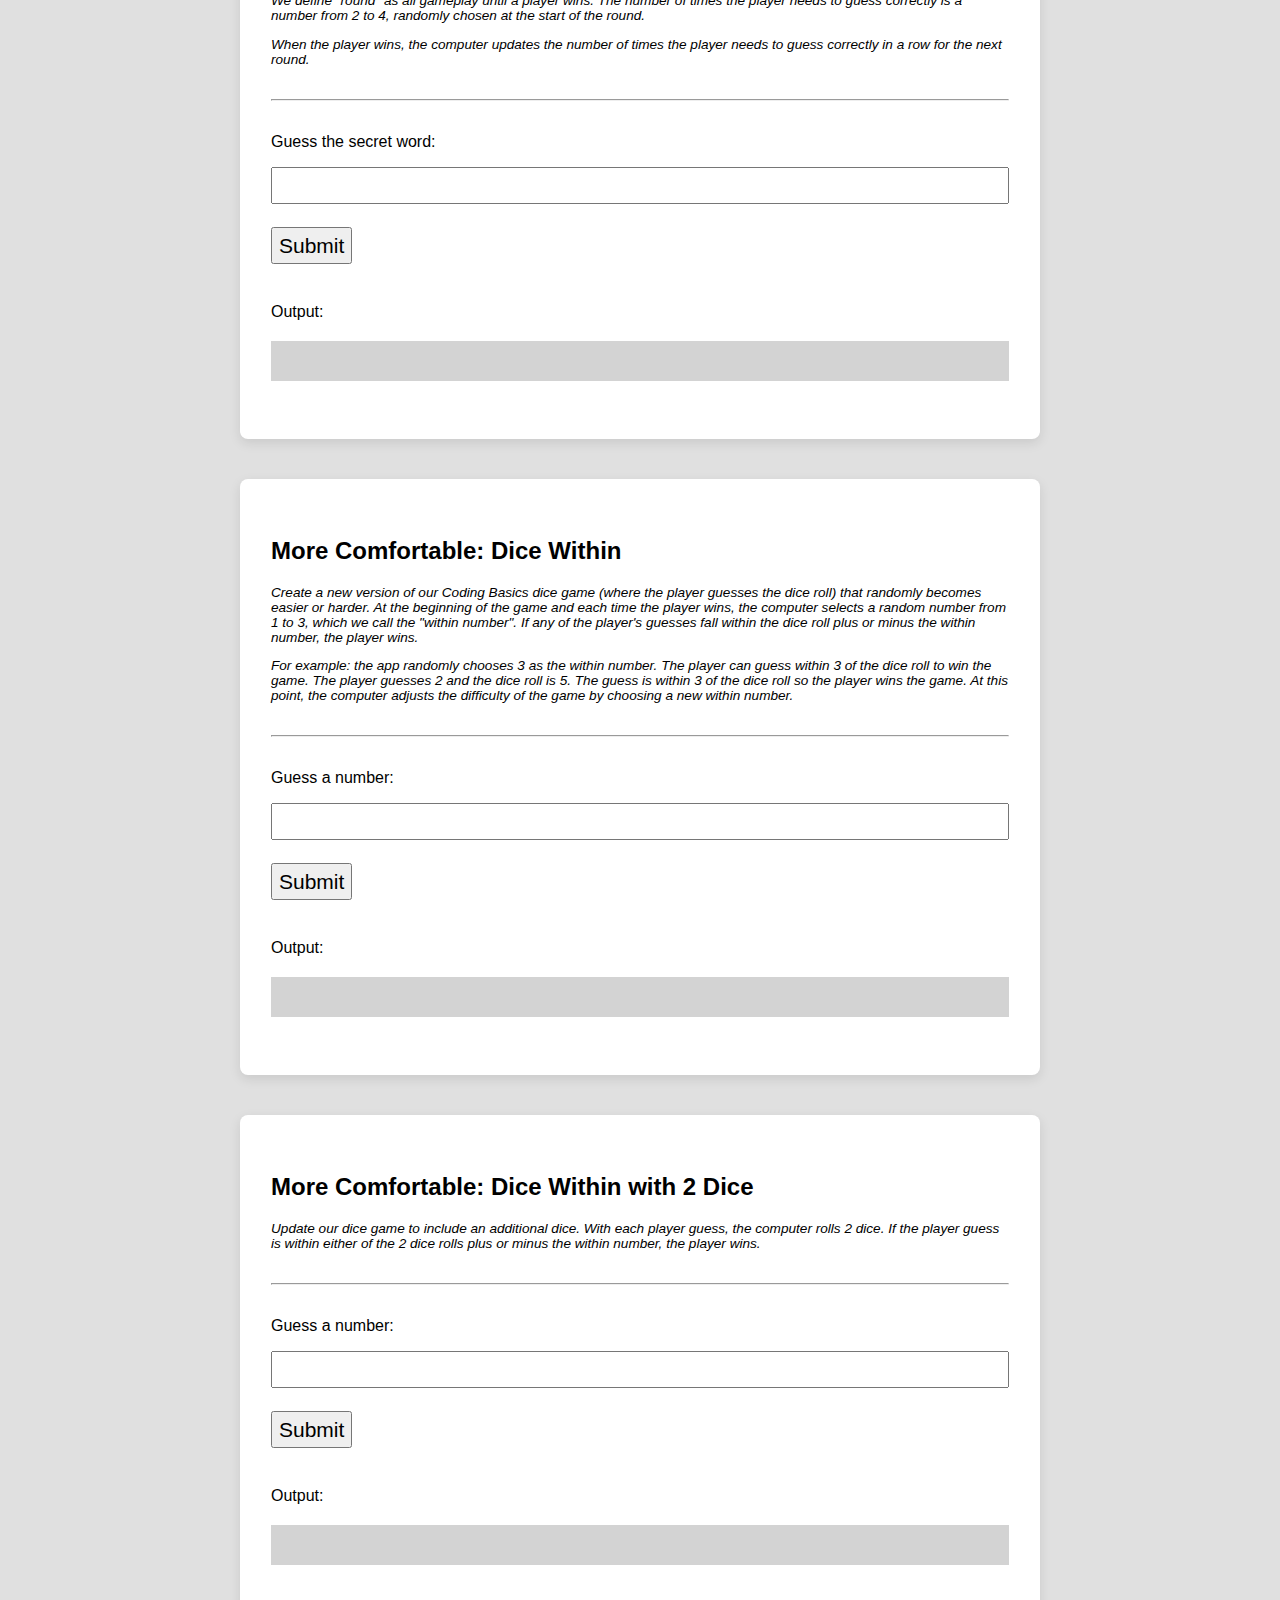
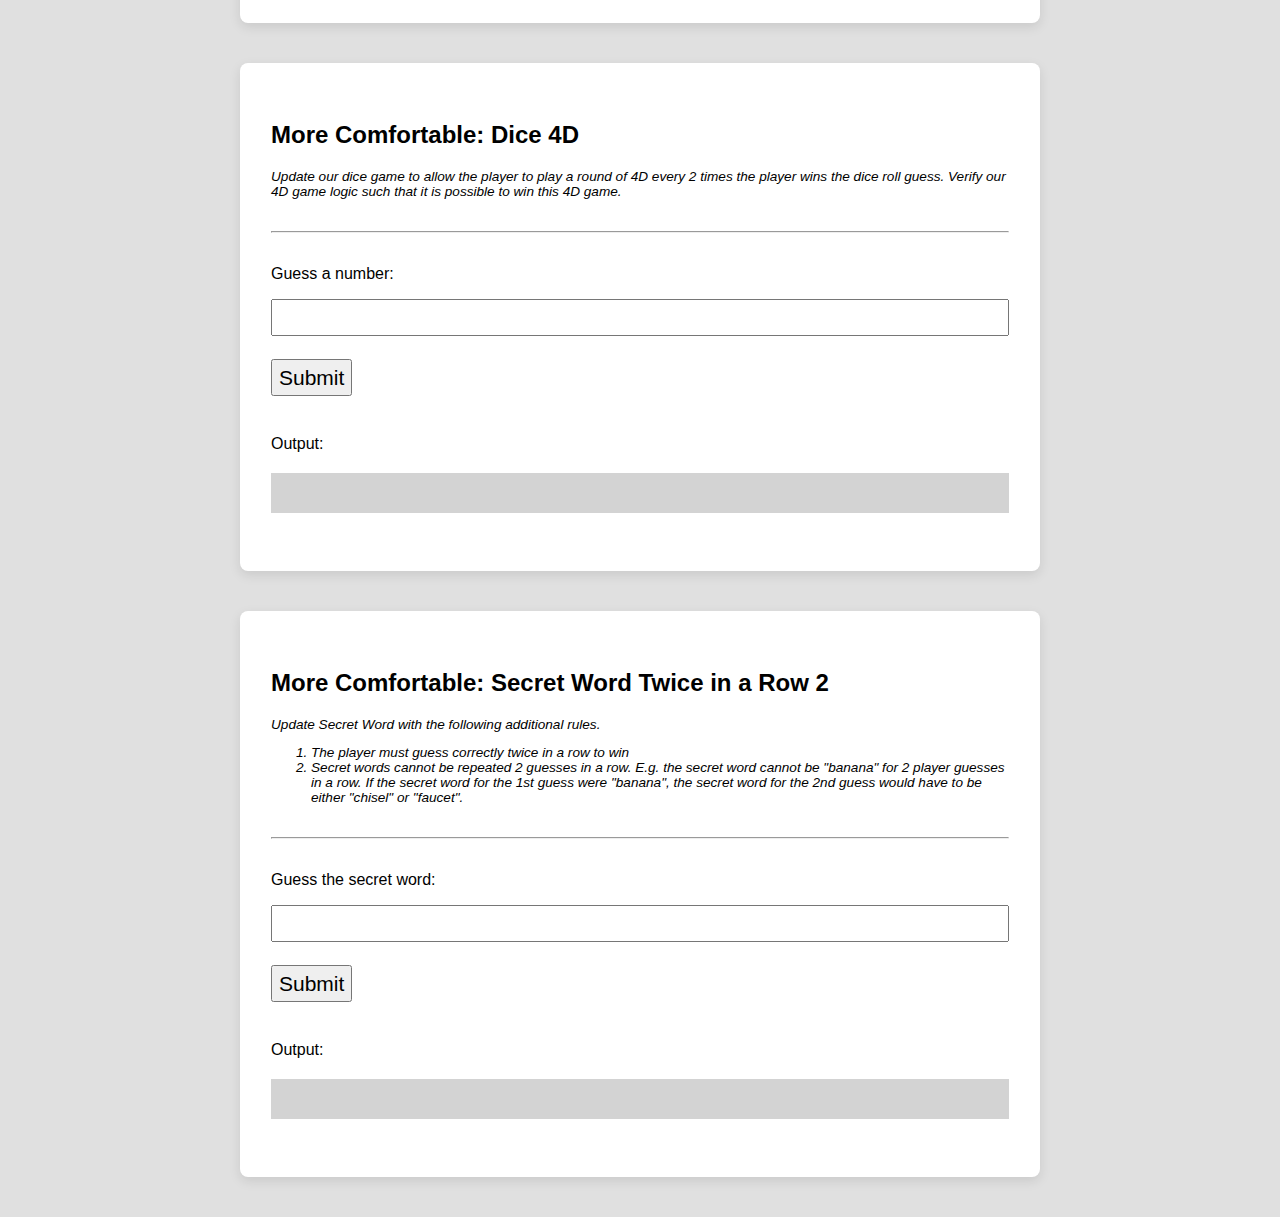
<file: day03-program-state/in-class/index.html>
<!--  All HTML files begin with the following line: -->
<!DOCTYPE html>
<!-- This indicates that the rest of the lines that follow are to be interpreted as HTML. It tells the browser about what document type to expect. -->

<!-- All text enclosed in angled brackets are known as HTML element tags. There are usually, but not always, starting and closing element "tags", each representing a HTML element.
The <html> element is known as the root element of a HTML page. All other elements are encased within it. -->
<html>
  <!-- The <head> element contains meta information about the HTML page, information that is not rendered or displayed by the browser -->
  <head>
    <!-- The meta tag defines meta information in the HTML document. In this case, we are defining the charset. UTF-8 allows us to use emojis in the CodeSandbox environment -->
    <meta charset="UTF-8" />
    <!-- The <title> element specifies a title for the HTML page (which is shown in the browser's title bar or in the page's tab) and is the default name given to a bookmark of a webpage. -->
    <title>Basics</title>
    <!-- The <link> element specifies a relationship between this HTML page and an external resource, namely the styles.css file here. For the syntax '../../' in '../../styles.css', we are referring to the styles.css file (in the main directory) found 2 folders above the current one. In this case, we are linking a stylesheet which is a CSS file containing information relating to the layout and style of the webpage. The syntax within the styles.css file is also referred to as CSS - Cascading Style Sheets. -->
    <link rel="stylesheet" href="../../styles.css" />
  </head>

  <!-- The <body> element defines the document's body, and is a container for all the visible contents that will be rendered by the browser.  -->
  <body>
    <!-- The <nav> tag semantically defines a set of navigation links. It doesn't have many properties different from a <div>, and exists purely for semantic naming. -->
    <nav>
      <!-- The <ul> tag represents an unordered list, where items in the list are rendered on a vertical bulleted list. While we are listing the days of the exercises on this navbar, we are positioning them horizontally without the bullets. This is done using CSS, and you can preview the syntax in styles.css (do a search for "nav ul"). -->
      <ul>
        <li>
          <!-- An <a> tag defines a hyperlink, linking one page to another. The page to link to will be added to the "href" property of the tag. -->
          <a href="../../index.html">Home</a>
        </li>
        <li>
          <!-- An <a> tag defines a hyperlink, linking one page to another. The page to link to will be added to the "href" property of the tag. -->
          <a
            href="../../day01-data-manipulation-and-functions/in-class/index.html"
            >Day 1</a
          >
        </li>
        <li>
          <a
            href="../../day02-if-statements-boolean-operators/in-class/index.html"
            >Day 2</a
          >
        </li>
        <li>
          <a href="../../day03-program-state/in-class/index.html">Day 3</a>
        </li>
        <li>
          <a href="../../day04-loops/in-class/index.html">Day 4</a>
        </li>
        <li>
          <a href="../../day05-mad-libs/in-class/index.html">Day 5</a>
        </li>
        <li>
          <a href="../../day07-moar-cards/in-class/index.html">Day 7</a>
        </li>
        <li class="project">
          <a href="../../project3-blackjack/index.html">Blackjack</a>
        </li>
        <li class="project">
          <a href="../../project2-beat-that/index.html">Beat That!</a>
        </li>
        <li class="project">
          <a href="../../project1-sps/index.html">Scissors Paper Stone</a>
        </li>
      </ul>
    </nav>
    <!-- The <h1> element defines a large heading. There are 6 pre-set header elements, <h1> to <h6> -->
    <h1 id="header">🚀 Basics Day 3: In-Class Exercises 🚀</h1>
    <div class="flex justify-content-center">
      <div class="button-group">
        <a href="../pre-class/index.html" class="button-group-button"
          >Pre-Class</a
        >
        <a href="../in-class/index.html" class="active button-group-button"
          >In-Class</a
        >
      </div>
    </div>
    <!-- The <hr> tag represents a horizontal rule. It is used if you want to add line dividers across your page. -->
    <hr />
    <!-- The <div> tag defines a division or a section in an HTML document, and is commonly use as a "container" for nested HTML elements. -->
    <div class="container">
      <h2>Base: Secret Word</h2>
      <div class="instructions-text">
        <p>
          Create a game where a player must correctly guess secret words to win.
        </p>
        <p>
          The computer chooses a random word from a set of three words. Feel
          free to use whatever words you'd like, but we will be using the words
          "banana", "chisel", and "faucet".
        </p>
        <p>
          To win the game the player must guess correctly
          <strong>twice</strong> in <strong>total</strong>; but is allowed to
          guess wrongly in between their two correct guesses.
        </p>
        <p>
          For each guess, output all information such as the guessed word, the
          secret word, and how many correct guesses the player still needs until
          she wins.
        </p>
      </div>
      <!-- The <hr> tag represents a horizontal rule. It is used if you want to add line dividers across your page. -->
      <hr />
      <!-- The <p> tag defines a paragraph element. -->
      <p>Guess the secret word:</p>
      <!-- The self-closing <input /> tag represents a field for a user to enter input. -->
      <input id="secret-word-base-input-field" />
      <!-- The self-closing <br /> tag represents a line break - a line's worth of spacing before dispalying the next element. -->
      <br />
      <!-- The <button> tag represents.. you guessed it! a button. -->
      <button id="secret-word-base-submit-button">Submit</button>
      <p>Output:</p>
      <div class="output-div" id="secret-word-base-output-div"></div>
    </div>
    <!-- The <div> tag defines a division or a section in an HTML document, and is commonly use as a "container" for nested HTML elements. -->
    <div class="container">
      <h2>Comfortable: Secret Word Twice in a Row</h2>
      <div class="instructions-text">
        <p>
          Update Secret Word with an additional rule: The player must guess
          correctly <strong>twice in a row</strong> to win.
        </p>
      </div>
      <!-- The <hr> tag represents a horizontal rule. It is used if you want to add line dividers across your page. -->
      <hr />
      <!-- The <p> tag defines a paragraph element. -->
      <p>Guess the secret word:</p>
      <!-- The self-closing <input /> tag represents a field for a user to enter input. -->
      <input id="secret-word-twice-row-input-field" />
      <!-- The self-closing <br /> tag represents a line break - a line's worth of spacing before dispalying the next element. -->
      <br />
      <!-- The <button> tag represents.. you guessed it! a button. -->
      <button id="secret-word-twice-row-submit-button">Submit</button>
      <p>Output:</p>
      <div class="output-div" id="secret-word-twice-row-output-div"></div>
    </div>
    <!-- The <div> tag defines a division or a section in an HTML document, and is commonly use as a "container" for nested HTML elements. -->
    <div class="container">
      <h2>Comfortable: Secret Word X in a Row</h2>
      <div class="instructions-text">
        <p>
          Update Secret Word game such that the number of times the player needs
          to guess correctly in a row changes between rounds.
        </p>
        <p>
          We define "round" as all gameplay until a player wins. The number of
          times the player needs to guess correctly is a number from 2 to 4,
          randomly chosen at the start of the round.
        </p>
        <p>
          When the player wins, the computer updates the number of times the
          player needs to guess correctly in a row for the next round.
        </p>
      </div>
      <!-- The <hr> tag represents a horizontal rule. It is used if you want to add line dividers across your page. -->
      <hr />
      <!-- The <p> tag defines a paragraph element. -->
      <p>Guess the secret word:</p>
      <!-- The self-closing <input /> tag represents a field for a user to enter input. -->
      <input id="secret-word-x-row-input-field" />
      <!-- The self-closing <br /> tag represents a line break - a line's worth of spacing before dispalying the next element. -->
      <br />
      <!-- The <button> tag represents.. you guessed it! a button. -->
      <button id="secret-word-x-row-submit-button">Submit</button>
      <p>Output:</p>
      <div class="output-div" id="secret-word-x-row-output-div"></div>
    </div>
    <!-- The <div> tag defines a division or a section in an HTML document, and is commonly use as a "container" for nested HTML elements. -->
    <div class="container">
      <h2>More Comfortable: Dice Within</h2>
      <div class="instructions-text">
        <p>
          Create a new version of our Coding Basics dice game (where the player
          guesses the dice roll) that randomly becomes easier or harder. At the
          beginning of the game and each time the player wins, the computer
          selects a random number from 1 to 3, which we call the "within
          number". If any of the player's guesses fall within the dice roll plus
          or minus the within number, the player wins.
        </p>
        <p>
          For example: the app randomly chooses 3 as the within number. The
          player can guess within 3 of the dice roll to win the game. The player
          guesses 2 and the dice roll is 5. The guess is within 3 of the dice
          roll so the player wins the game. At this point, the computer adjusts
          the difficulty of the game by choosing a new within number.
        </p>
      </div>
      <!-- The <hr> tag represents a horizontal rule. It is used if you want to add line dividers across your page. -->
      <hr />
      <!-- The <p> tag defines a paragraph element. -->
      <p>Guess a number:</p>
      <!-- The self-closing <input /> tag represents a field for a user to enter input. -->
      <input id="dice-within-input-field" />
      <!-- The self-closing <br /> tag represents a line break - a line's worth of spacing before dispalying the next element. -->
      <br />
      <!-- The <button> tag represents.. you guessed it! a button. -->
      <button id="dice-within-submit-button">Submit</button>
      <p>Output:</p>
      <div class="output-div" id="dice-within-output-div"></div>
    </div>
    <!-- The <div> tag defines a division or a section in an HTML document, and is commonly use as a "container" for nested HTML elements. -->
    <div class="container">
      <h2>More Comfortable: Dice Within with 2 Dice</h2>
      <div class="instructions-text">
        <p>
          Update our dice game to include an additional dice. With each player
          guess, the computer rolls 2 dice. If the player guess is within either
          of the 2 dice rolls plus or minus the within number, the player wins.
        </p>
      </div>
      <!-- The <hr> tag represents a horizontal rule. It is used if you want to add line dividers across your page. -->
      <hr />
      <!-- The <p> tag defines a paragraph element. -->
      <p>Guess a number:</p>
      <!-- The self-closing <input /> tag represents a field for a user to enter input. -->
      <input id="dice-within-2-dice-input-field" />
      <!-- The self-closing <br /> tag represents a line break - a line's worth of spacing before dispalying the next element. -->
      <br />
      <!-- The <button> tag represents.. you guessed it! a button. -->
      <button id="dice-within-2-dice-submit-button">Submit</button>
      <p>Output:</p>
      <div class="output-div" id="dice-within-2-dice-output-div"></div>
    </div>
    <!-- The <div> tag defines a division or a section in an HTML document, and is commonly use as a "container" for nested HTML elements. -->
    <div class="container">
      <h2>More Comfortable: Dice 4D</h2>
      <div class="instructions-text">
        <p>
          Update our dice game to allow the player to play a round of 4D every 2
          times the player wins the dice roll guess. Verify our 4D game logic
          such that it is possible to win this 4D game.
        </p>
      </div>
      <!-- The <hr> tag represents a horizontal rule. It is used if you want to add line dividers across your page. -->
      <hr />
      <!-- The <p> tag defines a paragraph element. -->
      <p>Guess a number:</p>
      <!-- The self-closing <input /> tag represents a field for a user to enter input. -->
      <input id="dice-4d-input-field" />
      <!-- The self-closing <br /> tag represents a line break - a line's worth of spacing before dispalying the next element. -->
      <br />
      <!-- The <button> tag represents.. you guessed it! a button. -->
      <button id="dice-4d-submit-button">Submit</button>
      <p>Output:</p>
      <div class="output-div" id="dice-4d-output-div"></div>
    </div>
    <!-- The <div> tag defines a division or a section in an HTML document, and is commonly use as a "container" for nested HTML elements. -->
    <div class="container">
      <h2>More Comfortable: Secret Word Twice in a Row 2</h2>
      <div class="instructions-text">
        <p>Update Secret Word with the following additional rules.</p>
        <!-- The <ol> tag represents an ordered list, where items in the list can be ordered numerically. -->
        <ol>
          <!-- The <li> tag represents a list item, which has to be contained in an ordered list (<ol>) or an unordered list (<ul>). -->
          <li>The player must guess correctly twice in a row to win</li>
          <li>
            Secret words cannot be repeated 2 guesses in a row. E.g. the secret
            word cannot be "banana" for 2 player guesses in a row. If the secret
            word for the 1st guess were "banana", the secret word for the 2nd
            guess would have to be either "chisel" or "faucet".
          </li>
        </ol>
      </div>
      <!-- The <hr> tag represents a horizontal rule. It is used if you want to add line dividers across your page. -->
      <hr />
      <!-- The <p> tag defines a paragraph element. -->
      <p>Guess the secret word:</p>
      <!-- The self-closing <input /> tag represents a field for a user to enter input. -->
      <input id="secret-word-twice-2-input-field" />
      <!-- The self-closing <br /> tag represents a line break - a line's worth of spacing before dispalying the next element. -->
      <br />
      <!-- The <button> tag represents.. you guessed it! a button. -->
      <button id="secret-word-twice-2-submit-button">Submit</button>
      <p>Output:</p>
      <div class="output-div" id="secret-word-twice-2-output-div"></div>
    </div>
    <!-- Everything below this is incorporating JavaScript programming logic into the webpage. -->
    <!-- The script tag encloses JavaScript syntax for the browser to interpret programtically -->
    <!-- The following line imports all code written in the script.js file -->
    <script src="script.js"></script>
    <!-- Define button click functionality -->
    <script>
      // Declare and define variables that represents the Submit Button for each exercise
      var secretWordBaseButton = document.querySelector(
        "#secret-word-base-submit-button"
      );
      var secretWordTwiceRowButton = document.querySelector(
        "#secret-word-twice-row-submit-button"
      );
      var secretWordXRowButton = document.querySelector(
        "#secret-word-x-row-submit-button"
      );
      var diceWithinButton = document.querySelector(
        "#dice-within-submit-button"
      );
      var diceWithin2DiceButton = document.querySelector(
        "#dice-within-2-dice-submit-button"
      );
      var dice4DButton = document.querySelector("#dice-4d-submit-button");
      var secretWordTwice2Button = document.querySelector(
        "#secret-word-twice-2-submit-button"
      );

      // When the submit button is clicked, access the text entered by the user in the corresponding input field for the exercise
      // And pass it as an input parameter to the various main function(s) as defined in script.js
      secretWordBaseButton.addEventListener("click", function () {
        // Set result to input value
        var input = document.querySelector("#secret-word-base-input-field");
        // Store the output of the main function in a new variable
        var result = secretWordBaseMain(input.value);

        // Display result in output element
        var output = document.querySelector("#secret-word-base-output-div");
        output.innerHTML = result;

        // Reset input value
        input.value = "";
      });

      secretWordTwiceRowButton.addEventListener("click", function () {
        // Set result to input value
        var input = document.querySelector(
          "#secret-word-twice-row-input-field"
        );
        // Store the output of the main function in a new variable
        var result = secretWordTwiceRowMain(input.value);

        // Display result in output element
        var output = document.querySelector(
          "#secret-word-twice-row-output-div"
        );
        output.innerHTML = result;

        // Reset input value
        input.value = "";
      });

      secretWordXRowButton.addEventListener("click", function () {
        // Set result to input value
        var input = document.querySelector("#secret-word-x-row-input-field");
        // Store the output of the main function in a new variable
        var result = secretWordXRowMain(input.value);

        // Display result in output element
        var output = document.querySelector("#secret-word-x-row-output-div");
        output.innerHTML = result;

        // Reset input value
        input.value = "";
      });

      diceWithinButton.addEventListener("click", function () {
        // Set result to input value
        var input = document.querySelector("#dice-within-input-field");
        // Store the output of the main function in a new variable
        var result = diceWithinMain(input.value);

        // Display result in output element
        var output = document.querySelector("#dice-within-output-div");
        output.innerHTML = result;

        // Reset input value
        input.value = "";
      });

      diceWithin2DiceButton.addEventListener("click", function () {
        // Set result to input value
        var input = document.querySelector("#dice-within-2-dice-input-field");
        // Store the output of the main function in a new variable
        var result = diceWithin2DiceMain(input.value);

        // Display result in output element
        var output = document.querySelector("#dice-within-2-dice-output-div");
        output.innerHTML = result;

        // Reset input value
        input.value = "";
      });

      dice4DButton.addEventListener("click", function () {
        // Set result to input value
        var input = document.querySelector("#dice-4d-input-field");
        // Store the output of the main function in a new variable
        var result = dice4DMain(input.value);

        // Display result in output element
        var output = document.querySelector("#dice-4d-output-div");
        output.innerHTML = result;

        // Reset input value
        input.value = "";
      });

      secretWordTwice2Button.addEventListener("click", function () {
        // Set result to input value
        var input = document.querySelector("#secret-word-twice-2-input-field");
        // Store the output of the main function in a new variable
        var result = secretWordTwice2Main(input.value);

        // Display result in output element
        var output = document.querySelector("#secret-word-twice-2-output-div");
        output.innerHTML = result;

        // Reset input value
        input.value = "";
      });
    </script>
  </body>
</html>
</file>
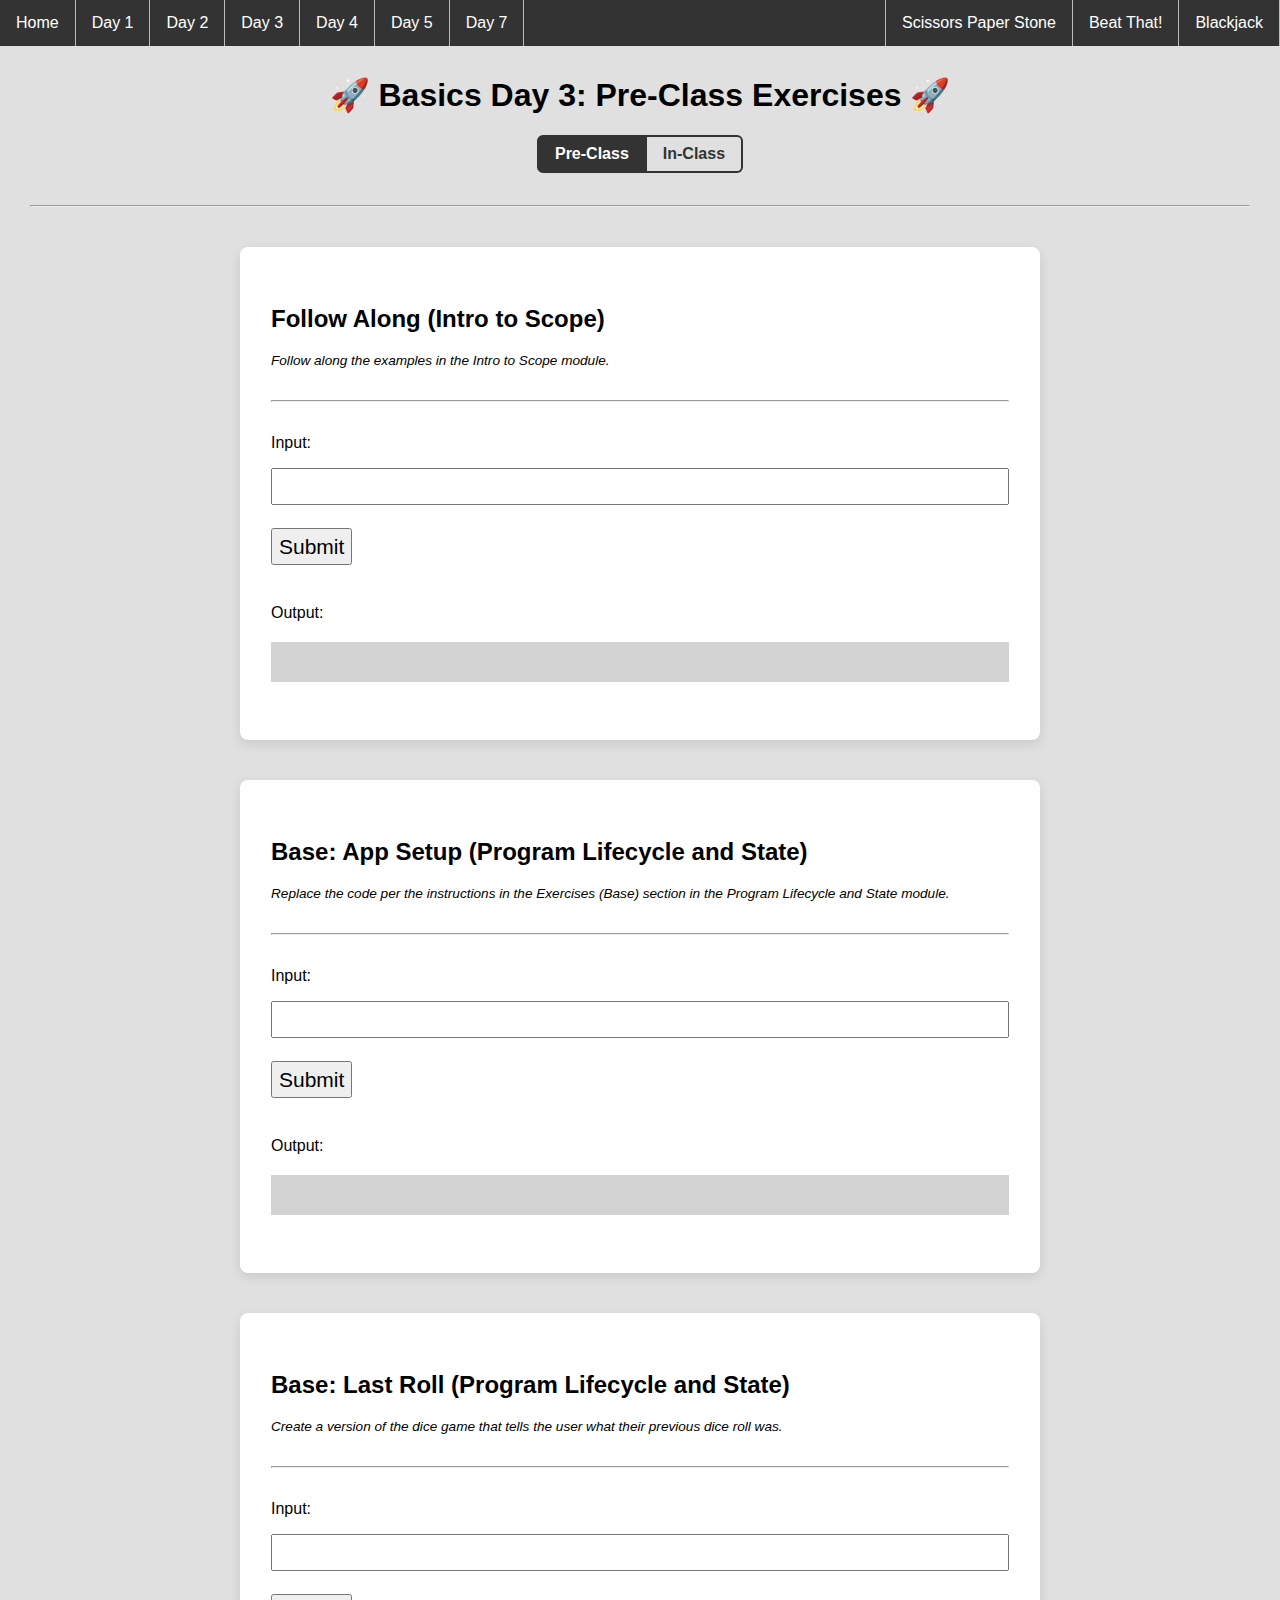
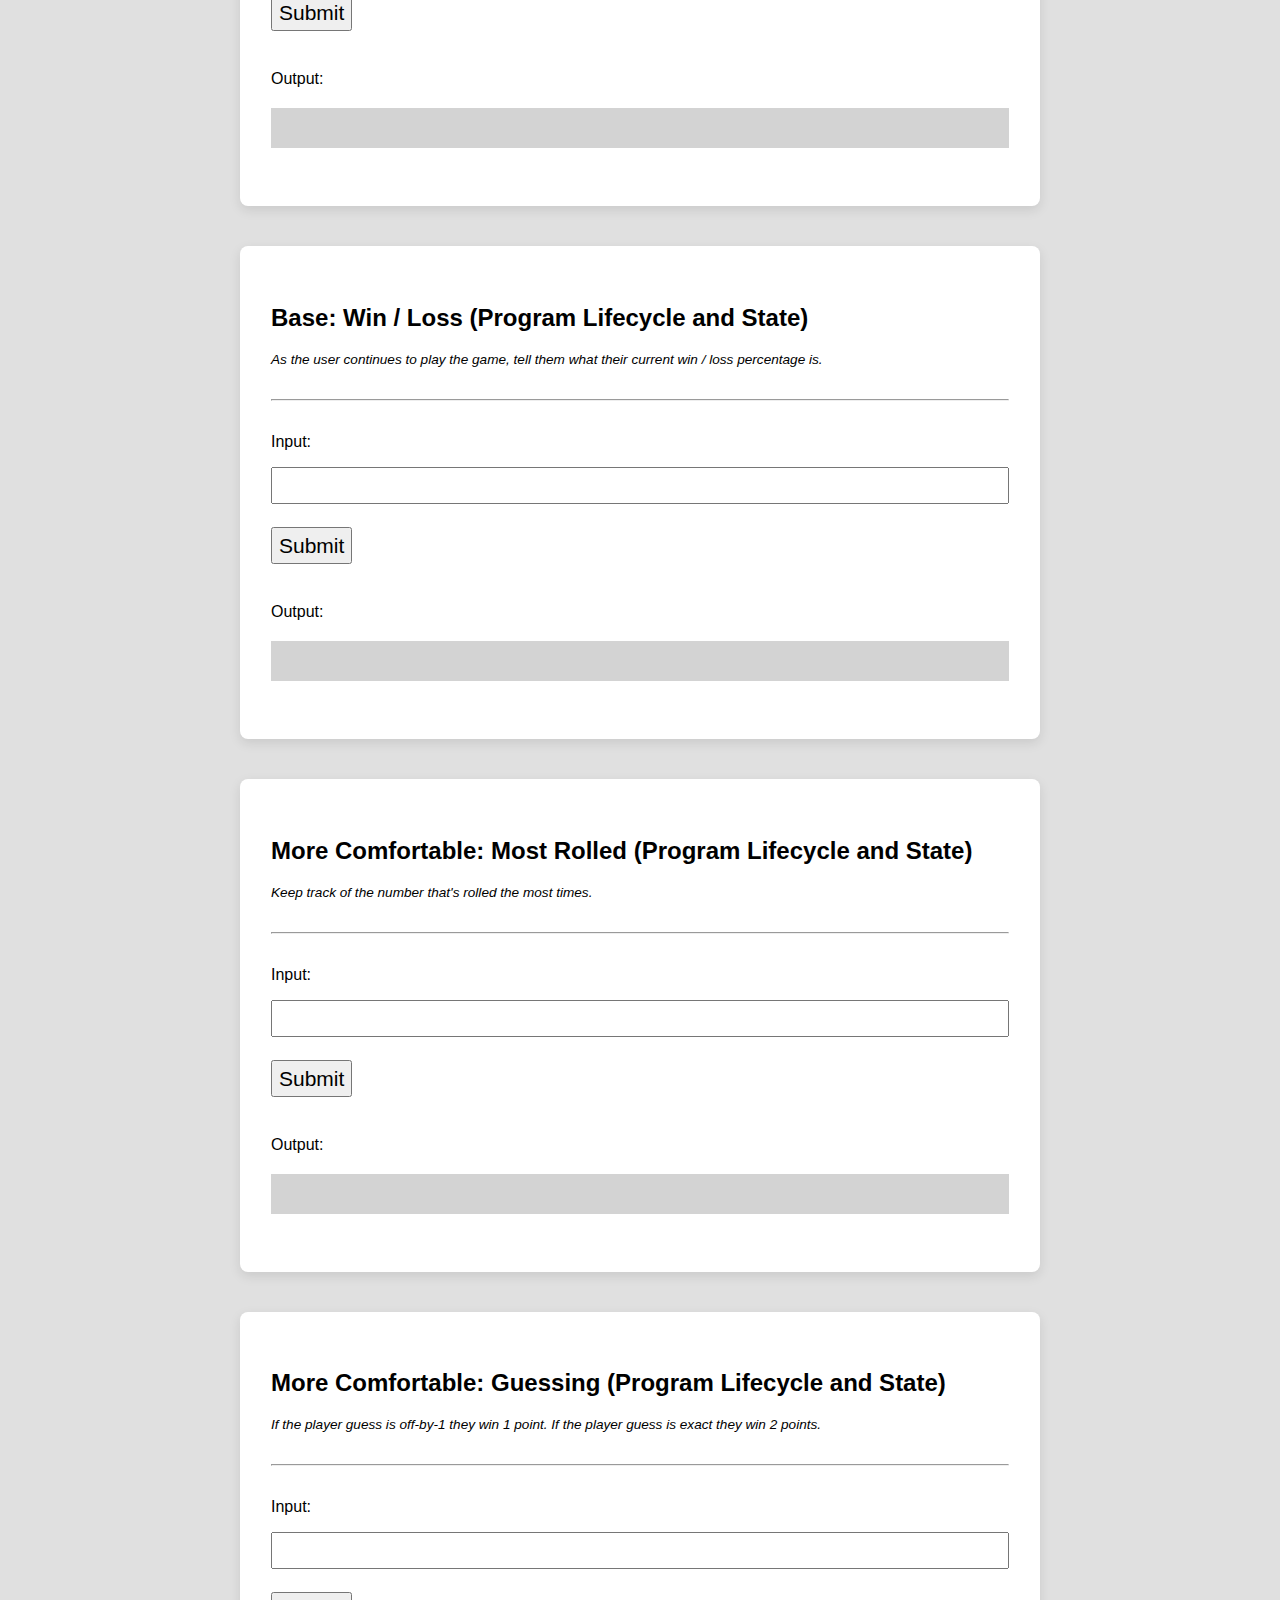
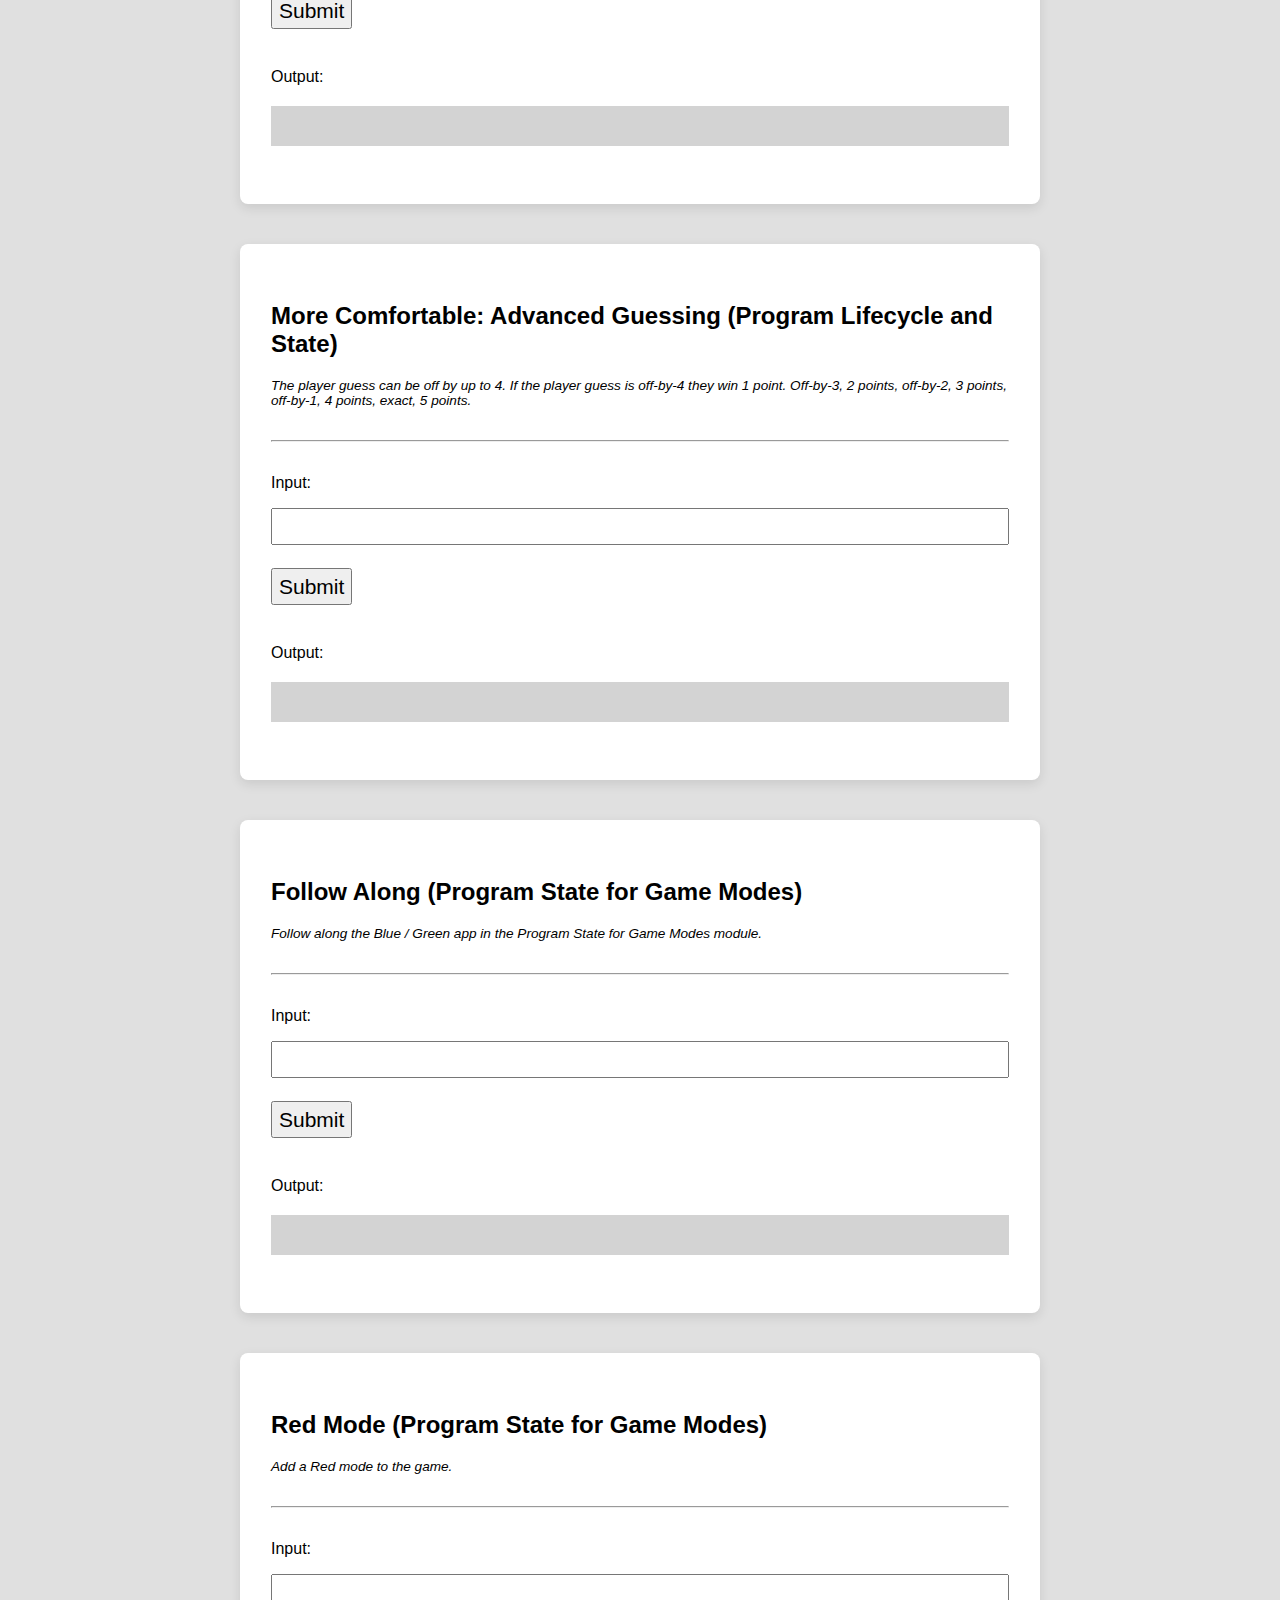
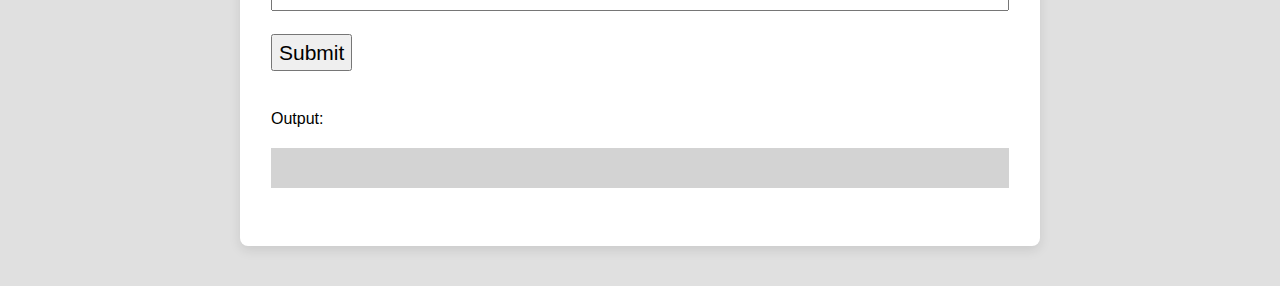
<file: day03-program-state/pre-class/index.html>
<!--  All HTML files begin with the following line: -->
<!DOCTYPE html>
<!-- This indicates that the rest of the lines that follow are to be interpreted as HTML. It tells the browser about what document type to expect. -->

<!-- All text enclosed in angled brackets are known as HTML element tags. There are usually, but not always, starting and closing element "tags", each representing a HTML element.
The <html> element is known as the root element of a HTML page. All other elements are encased within it. -->
<html>
  <!-- The <head> element contains meta information about the HTML page, information that is not rendered or displayed by the browser -->
  <head>
    <!-- The meta tag defines meta information in the HTML document. In this case, we are defining the charset. UTF-8 allows us to use emojis in the CodeSandbox environment -->
    <meta charset="UTF-8" />
    <!-- The <title> element specifies a title for the HTML page (which is shown in the browser's title bar or in the page's tab) and is the default name given to a bookmark of a webpage. -->
    <title>Basics</title>
    <!-- The <link> element specifies a relationship between this HTML page and an external resource, namely the styles.css file here. For the syntax '../../' in '../../styles.css', we are referring to the styles.css file (in the main directory) found 2 folders above the current one. In this case, we are linking a stylesheet which is a CSS file containing information relating to the layout and style of the webpage. The syntax within the styles.css file is also referred to as CSS - Cascading Style Sheets. -->
    <link rel="stylesheet" href="../../styles.css" />
  </head>

  <!-- The <body> element defines the document's body, and is a container for all the visible contents that will be rendered by the browser.  -->
  <body>
    <!-- The <nav> tag semantically defines a set of navigation links. It doesn't have many properties different from a <div>, and exists purely for semantic naming. -->
    <nav>
      <!-- The <ul> tag represents an unordered list, where items in the list are rendered on a vertical bulleted list. While we are listing the days of the exercises on this navbar, we are positioning them horizontally without the bullets. This is done using CSS, and you can preview the syntax in styles.css (do a search for "nav ul"). -->
      <ul>
        <li>
          <!-- An <a> tag defines a hyperlink, linking one page to another. The page to link to will be added to the "href" property of the tag. -->
          <a href="../../index.html">Home</a>
        </li>
        <li>
          <!-- An <a> tag defines a hyperlink, linking one page to another. The page to link to will be added to the "href" property of the tag. -->
          <a
            href="../../day01-data-manipulation-and-functions/in-class/index.html"
            >Day 1</a
          >
        </li>
        <li>
          <a
            href="../../day02-if-statements-boolean-operators/in-class/index.html"
            >Day 2</a
          >
        </li>
        <li>
          <a href="../../day03-program-state/in-class/index.html">Day 3</a>
        </li>
        <li>
          <a href="../../day04-loops/in-class/index.html">Day 4</a>
        </li>
        <li>
          <a href="../../day05-mad-libs/in-class/index.html">Day 5</a>
        </li>
        <li>
          <a href="../../day07-moar-cards/in-class/index.html">Day 7</a>
        </li>
        <li class="project">
          <a href="../../project3-blackjack/index.html">Blackjack</a>
        </li>
        <li class="project">
          <a href="../../project2-beat-that/index.html">Beat That!</a>
        </li>
        <li class="project">
          <a href="../../project1-sps/index.html">Scissors Paper Stone</a>
        </li>
      </ul>
    </nav>
    <!-- The <h1> element defines a large heading. There are 6 pre-set header elements, <h1> to <h6> -->
    <h1 id="header">🚀 Basics Day 3: Pre-Class Exercises 🚀</h1>
    <div class="flex justify-content-center">
      <div class="button-group">
        <a href="../pre-class/index.html" class="active button-group-button"
          >Pre-Class</a
        >
        <a href="../in-class/index.html" class="button-group-button"
          >In-Class</a
        >
      </div>
    </div>
    <!-- The <hr> tag represents a horizontal rule. It is used if you want to add line dividers across your page. -->
    <hr />
    <!-- The <div> tag defines a division or a section in an HTML document, and is commonly use as a "container" for nested HTML elements. -->
    <div class="container">
      <h2>Follow Along (Intro to Scope)</h2>
      <div class="instructions-text">
        <p>Follow along the examples in the Intro to Scope module.</p>
      </div>
      <!-- The <hr> tag represents a horizontal rule. It is used if you want to add line dividers across your page. -->
      <hr />
      <!-- The <p> tag defines a paragraph element. -->
      <p>Input:</p>
      <!-- The self-closing <input /> tag represents a field for a user to enter input. -->
      <input id="intro-scope-input-field" />
      <!-- The self-closing <br /> tag represents a line break - a line's worth of spacing before dispalying the next element. -->
      <br />
      <!-- The <button> tag represents.. you guessed it! a button. -->
      <button id="intro-scope-submit-button">Submit</button>
      <p>Output:</p>
      <div class="output-div" id="intro-scope-output-div"></div>
    </div>
    <!-- The <div> tag defines a division or a section in an HTML document, and is commonly use as a "container" for nested HTML elements. -->
    <div class="container">
      <h2>Base: App Setup (Program Lifecycle and State)</h2>
      <div class="instructions-text">
        <p>
          Replace the code per the instructions in the Exercises (Base) section
          in the Program Lifecycle and State module.
        </p>
      </div>
      <!-- The <hr> tag represents a horizontal rule. It is used if you want to add line dividers across your page. -->
      <hr />
      <!-- The <p> tag defines a paragraph element. -->
      <p>Input:</p>
      <!-- The self-closing <input /> tag represents a field for a user to enter input. -->
      <input id="app-setup-input-field" />
      <!-- The self-closing <br /> tag represents a line break - a line's worth of spacing before dispalying the next element. -->
      <br />
      <!-- The <button> tag represents.. you guessed it! a button. -->
      <button id="app-setup-submit-button">Submit</button>
      <p>Output:</p>
      <div class="output-div" id="app-setup-output-div"></div>
    </div>
    <!-- The <div> tag defines a division or a section in an HTML document, and is commonly use as a "container" for nested HTML elements. -->
    <div class="container">
      <h2>Base: Last Roll (Program Lifecycle and State)</h2>
      <div class="instructions-text">
        <p>
          Create a version of the dice game that tells the user what their
          previous dice roll was.
        </p>
      </div>
      <!-- The <hr> tag represents a horizontal rule. It is used if you want to add line dividers across your page. -->
      <hr />
      <!-- The <p> tag defines a paragraph element. -->
      <p>Input:</p>
      <!-- The self-closing <input /> tag represents a field for a user to enter input. -->
      <input id="last-roll-input-field" />
      <!-- The self-closing <br /> tag represents a line break - a line's worth of spacing before dispalying the next element. -->
      <br />
      <!-- The <button> tag represents.. you guessed it! a button. -->
      <button id="last-roll-submit-button">Submit</button>
      <p>Output:</p>
      <div class="output-div" id="last-roll-output-div"></div>
    </div>
    <!-- The <div> tag defines a division or a section in an HTML document, and is commonly use as a "container" for nested HTML elements. -->
    <div class="container">
      <h2>Base: Win / Loss (Program Lifecycle and State)</h2>
      <div class="instructions-text">
        <p>
          As the user continues to play the game, tell them what their current
          win / loss percentage is.
        </p>
      </div>
      <!-- The <hr> tag represents a horizontal rule. It is used if you want to add line dividers across your page. -->
      <hr />
      <!-- The <p> tag defines a paragraph element. -->
      <p>Input:</p>
      <!-- The self-closing <input /> tag represents a field for a user to enter input. -->
      <input id="win-loss-input-field" />
      <!-- The self-closing <br /> tag represents a line break - a line's worth of spacing before dispalying the next element. -->
      <br />
      <!-- The <button> tag represents.. you guessed it! a button. -->
      <button id="win-loss-submit-button">Submit</button>
      <p>Output:</p>
      <div class="output-div" id="win-loss-output-div"></div>
    </div>
    <!-- The <div> tag defines a division or a section in an HTML document, and is commonly use as a "container" for nested HTML elements. -->
    <div class="container">
      <h2>More Comfortable: Most Rolled (Program Lifecycle and State)</h2>
      <div class="instructions-text">
        <p>Keep track of the number that's rolled the most times.</p>
      </div>
      <!-- The <hr> tag represents a horizontal rule. It is used if you want to add line dividers across your page. -->
      <hr />
      <!-- The <p> tag defines a paragraph element. -->
      <p>Input:</p>
      <!-- The self-closing <input /> tag represents a field for a user to enter input. -->
      <input id="most-rolled-input-field" />
      <!-- The self-closing <br /> tag represents a line break - a line's worth of spacing before dispalying the next element. -->
      <br />
      <!-- The <button> tag represents.. you guessed it! a button. -->
      <button id="most-rolled-submit-button">Submit</button>
      <p>Output:</p>
      <div class="output-div" id="most-rolled-output-div"></div>
    </div>
    <!-- The <div> tag defines a division or a section in an HTML document, and is commonly use as a "container" for nested HTML elements. -->
    <div class="container">
      <h2>More Comfortable: Guessing (Program Lifecycle and State)</h2>
      <div class="instructions-text">
        <p>
          If the player guess is off-by-1 they win 1 point. If the player guess
          is exact they win 2 points.
        </p>
      </div>
      <!-- The <hr> tag represents a horizontal rule. It is used if you want to add line dividers across your page. -->
      <hr />
      <!-- The <p> tag defines a paragraph element. -->
      <p>Input:</p>
      <!-- The self-closing <input /> tag represents a field for a user to enter input. -->
      <input id="guessing-input-field" />
      <!-- The self-closing <br /> tag represents a line break - a line's worth of spacing before dispalying the next element. -->
      <br />
      <!-- The <button> tag represents.. you guessed it! a button. -->
      <button id="guessing-submit-button">Submit</button>
      <p>Output:</p>
      <div class="output-div" id="guessing-output-div"></div>
    </div>
    <!-- The <div> tag defines a division or a section in an HTML document, and is commonly use as a "container" for nested HTML elements. -->
    <div class="container">
      <h2>More Comfortable: Advanced Guessing (Program Lifecycle and State)</h2>
      <div class="instructions-text">
        <p>
          The player guess can be off by up to 4. If the player guess is
          off-by-4 they win 1 point. Off-by-3, 2 points, off-by-2, 3 points,
          off-by-1, 4 points, exact, 5 points.
        </p>
      </div>
      <!-- The <hr> tag represents a horizontal rule. It is used if you want to add line dividers across your page. -->
      <hr />
      <!-- The <p> tag defines a paragraph element. -->
      <p>Input:</p>
      <!-- The self-closing <input /> tag represents a field for a user to enter input. -->
      <input id="advanced-guessing-input-field" />
      <!-- The self-closing <br /> tag represents a line break - a line's worth of spacing before dispalying the next element. -->
      <br />
      <!-- The <button> tag represents.. you guessed it! a button. -->
      <button id="advanced-guessing-submit-button">Submit</button>
      <p>Output:</p>
      <div class="output-div" id="advanced-guessing-output-div"></div>
    </div>
    <!-- The <div> tag defines a division or a section in an HTML document, and is commonly use as a "container" for nested HTML elements. -->
    <div class="container">
      <h2>Follow Along (Program State for Game Modes)</h2>
      <div class="instructions-text">
        <p>
          Follow along the Blue / Green app in the Program State for Game Modes
          module.
        </p>
      </div>
      <!-- The <hr> tag represents a horizontal rule. It is used if you want to add line dividers across your page. -->
      <hr />
      <!-- The <p> tag defines a paragraph element. -->
      <p>Input:</p>
      <!-- The self-closing <input /> tag represents a field for a user to enter input. -->
      <input id="follow-along-input-field" />
      <!-- The self-closing <br /> tag represents a line break - a line's worth of spacing before dispalying the next element. -->
      <br />
      <!-- The <button> tag represents.. you guessed it! a button. -->
      <button id="follow-along-submit-button">Submit</button>
      <p>Output:</p>
      <div class="output-div" id="follow-along-output-div"></div>
    </div>
    <!-- The <div> tag defines a division or a section in an HTML document, and is commonly use as a "container" for nested HTML elements. -->
    <div class="container">
      <h2>Red Mode (Program State for Game Modes)</h2>
      <div class="instructions-text">
        <p>Add a Red mode to the game.</p>
      </div>
      <!-- The <hr> tag represents a horizontal rule. It is used if you want to add line dividers across your page. -->
      <hr />
      <!-- The <p> tag defines a paragraph element. -->
      <p>Input:</p>
      <!-- The self-closing <input /> tag represents a field for a user to enter input. -->
      <input id="red-mode-input-field" />
      <!-- The self-closing <br /> tag represents a line break - a line's worth of spacing before dispalying the next element. -->
      <br />
      <!-- The <button> tag represents.. you guessed it! a button. -->
      <button id="red-mode-submit-button">Submit</button>
      <p>Output:</p>
      <div class="output-div" id="red-mode-output-div"></div>
    </div>
    <!-- Everything below this is incorporating JavaScript programming logic into the webpage. -->
    <!-- The script tag encloses JavaScript syntax for the browser to interpret programtically -->
    <!-- The following line imports all code written in the script.js file -->
    <script src="script.js"></script>
    <!-- Define button click functionality -->
    <script>
      // Declare and define variables that represents the Submit Button for each exercise
      var introScopeButton = document.querySelector(
        "#intro-scope-submit-button"
      );
      var appSetupButton = document.querySelector("#app-setup-submit-button");
      var lastRollButton = document.querySelector("#last-roll-submit-button");
      var winLossButton = document.querySelector("#win-loss-submit-button");
      var mostRolledButton = document.querySelector(
        "#most-rolled-submit-button"
      );
      var guessingButton = document.querySelector("#guessing-submit-button");
      var advancedGuessingButton = document.querySelector(
        "#advanced-guessing-submit-button"
      );
      var followAlongButton = document.querySelector(
        "#follow-along-submit-button"
      );
      var redModeButton = document.querySelector("#red-mode-submit-button");

      // When the submit button is clicked, access the text entered by the user in the input field
      // And pass it as an input parameter to the main function as defined in script.js
      introScopeButton.addEventListener("click", function () {
        // Set result to input value
        var input = document.querySelector("#intro-scope-input-field");
        // Store the output of the main function in a new variable
        var result = introScopeMain(input.value);

        // Display result in output element
        var output = document.querySelector("#intro-scope-output-div");
        output.innerHTML = result;

        // Reset input value
        input.value = "";
      });

      appSetupButton.addEventListener("click", function () {
        // Set result to input value
        var input = document.querySelector("#app-setup-input-field");
        // Store the output of the main function in a new variable
        var result = appSetupMain(input.value);

        // Display result in output element
        var output = document.querySelector("#app-setup-output-div");
        output.innerHTML = result;

        // Reset input value
        input.value = "";
      });

      lastRollButton.addEventListener("click", function () {
        // Set result to input value
        var input = document.querySelector("#last-roll-input-field");
        // Store the output of the main function in a new variable
        var result = lastRollMain(input.value);

        // Display result in output element
        var output = document.querySelector("#last-roll-output-div");
        output.innerHTML = result;

        // Reset input value
        input.value = "";
      });

      winLossButton.addEventListener("click", function () {
        // Set result to input value
        var input = document.querySelector("#win-loss-input-field");
        // Store the output of the main function in a new variable
        var result = winLossMain(input.value);

        // Display result in output element
        var output = document.querySelector("#win-loss-output-div");
        output.innerHTML = result;

        // Reset input value
        input.value = "";
      });

      mostRolledButton.addEventListener("click", function () {
        // Set result to input value
        var input = document.querySelector("#most-rolled-input-field");
        // Store the output of the main function in a new variable
        var result = mostRolledMain(input.value);

        // Display result in output element
        var output = document.querySelector("#most-rolled-output-div");
        output.innerHTML = result;

        // Reset input value
        input.value = "";
      });

      guessingButton.addEventListener("click", function () {
        // Set result to input value
        var input = document.querySelector("#guessing-input-field");
        // Store the output of the main function in a new variable
        var result = guessingMain(input.value);

        // Display result in output element
        var output = document.querySelector("#guessing-output-div");
        output.innerHTML = result;

        // Reset input value
        input.value = "";
      });

      advancedGuessingButton.addEventListener("click", function () {
        // Set result to input value
        var input = document.querySelector("#advanced-guessing-input-field");
        // Store the output of the main function in a new variable
        var result = advancedGuessingMain(input.value);

        // Display result in output element
        var output = document.querySelector("#advanced-guessing-output-div");
        output.innerHTML = result;

        // Reset input value
        input.value = "";
      });

      followAlongButton.addEventListener("click", function () {
        // Set result to input value
        var input = document.querySelector("#follow-along-input-field");
        // Store the output of the main function in a new variable
        var result = followAlongMain(input.value);

        // Display result in output element
        var output = document.querySelector("#follow-along-output-div");
        output.innerHTML = result;

        // Reset input value
        input.value = "";
      });

      redModeButton.addEventListener("click", function () {
        // Set result to input value
        var input = document.querySelector("#red-mode-input-field");
        // Store the output of the main function in a new variable
        var result = redModeMain(input.value);

        // Display result in output element
        var output = document.querySelector("#red-mode-output-div");
        output.innerHTML = result;

        // Reset input value
        input.value = "";
      });
    </script>
  </body>
</html>
</file>
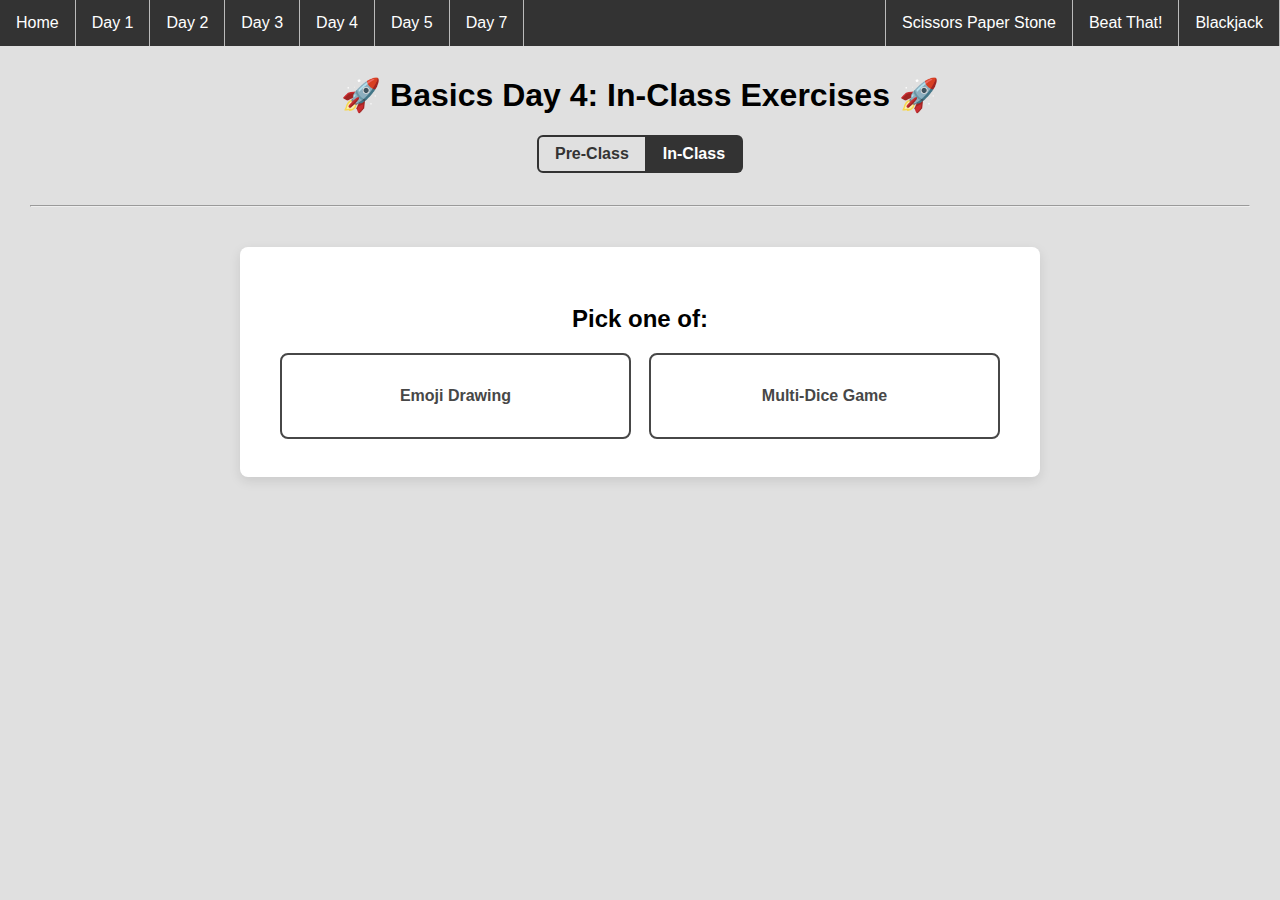
<file: day04-loops/in-class/index.html>
<!--  All HTML files begin with the following line: -->
<!DOCTYPE html>
<!-- This indicates that the rest of the lines that follow are to be interpreted as HTML. It tells the browser about what document type to expect. -->

<!-- All text enclosed in angled brackets are known as HTML element tags. There are usually, but not always, starting and closing element "tags", each representing a HTML element.
The <html> element is known as the root element of a HTML page. All other elements are encased within it. -->
<html>
  <!-- The <head> element contains meta information about the HTML page, information that is not rendered or displayed by the browser -->
  <head>
    <!-- The meta tag defines meta information in the HTML document. In this case, we are defining the charset. UTF-8 allows us to use emojis in the CodeSandbox environment -->
    <meta charset="UTF-8" />
    <!-- The <title> element specifies a title for the HTML page (which is shown in the browser's title bar or in the page's tab) and is the default name given to a bookmark of a webpage. -->
    <title>Basics</title>
    <!-- The <link> element specifies a relationship between this HTML page and an external resource, namely the styles.css file here. For the syntax '../../' in '../../styles.css', we are referring to the styles.css file (in the main directory) found 2 folders above the current one. In this case, we are linking a stylesheet which is a CSS file containing information relating to the layout and style of the webpage. The syntax within the styles.css file is also referred to as CSS - Cascading Style Sheets. -->
    <link rel="stylesheet" href="../../styles.css" />
  </head>

  <!-- The <body> element defines the document's body, and is a container for all the visible contents that will be rendered by the browser.  -->
  <body>
    <!-- The <nav> tag semantically defines a set of navigation links. It doesn't have many properties different from a <div>, and exists purely for semantic naming. -->
    <nav>
      <!-- The <ul> tag represents an unordered list, where items in the list are rendered on a vertical bulleted list. While we are listing the days of the exercises on this navbar, we are positioning them horizontally without the bullets. This is done using CSS, and you can preview the syntax in styles.css (do a search for "nav ul"). -->
      <ul>
        <li>
          <!-- An <a> tag defines a hyperlink, linking one page to another. The page to link to will be added to the "href" property of the tag. -->
          <a href="../../index.html">Home</a>
        </li>
        <li>
          <!-- An <a> tag defines a hyperlink, linking one page to another. The page to link to will be added to the "href" property of the tag. -->
          <a
            href="../../day01-data-manipulation-and-functions/in-class/index.html"
            >Day 1</a
          >
        </li>
        <li>
          <a
            href="../../day02-if-statements-boolean-operators/in-class/index.html"
            >Day 2</a
          >
        </li>
        <li>
          <a href="../../day03-program-state/in-class/index.html">Day 3</a>
        </li>
        <li>
          <a href="../../day04-loops/in-class/index.html">Day 4</a>
        </li>
        <li>
          <a href="../../day05-mad-libs/in-class/index.html">Day 5</a>
        </li>
        <li>
          <a href="../../day07-moar-cards/in-class/index.html">Day 7</a>
        </li>
        <li class="project">
          <a href="../../project3-blackjack/index.html">Blackjack</a>
        </li>
        <li class="project">
          <a href="../../project2-beat-that/index.html">Beat That!</a>
        </li>
        <li class="project">
          <a href="../../project1-sps/index.html">Scissors Paper Stone</a>
        </li>
      </ul>
    </nav>
    <!-- The <h1> element defines a large heading. There are 6 pre-set header elements, <h1> to <h6> -->
    <h1 id="header">🚀 Basics Day 4: In-Class Exercises 🚀</h1>
    <div class="flex justify-content-center">
      <div class="button-group">
        <a href="../pre-class/index.html" class="button-group-button"
          >Pre-Class</a
        >
        <a href="../in-class/index.html" class="active button-group-button"
          >In-Class</a
        >
      </div>
    </div>
    <!-- The <hr> tag represents a horizontal rule. It is used if you want to add line dividers across your page. -->
    <hr />
    <!-- The <div> tag defines a division or a section in an HTML document, and is commonly use as a "container" for nested HTML elements. -->
    <div class="container">
      <h2 class="text-center">Pick one of:</h2>
      <div class="ice-double">
        <a href="index_emoji.html">Emoji Drawing</a>
        <a href="index_dice.html">Multi-Dice Game</a>
      </div>
    </div>
  </body>
</html>
</file>
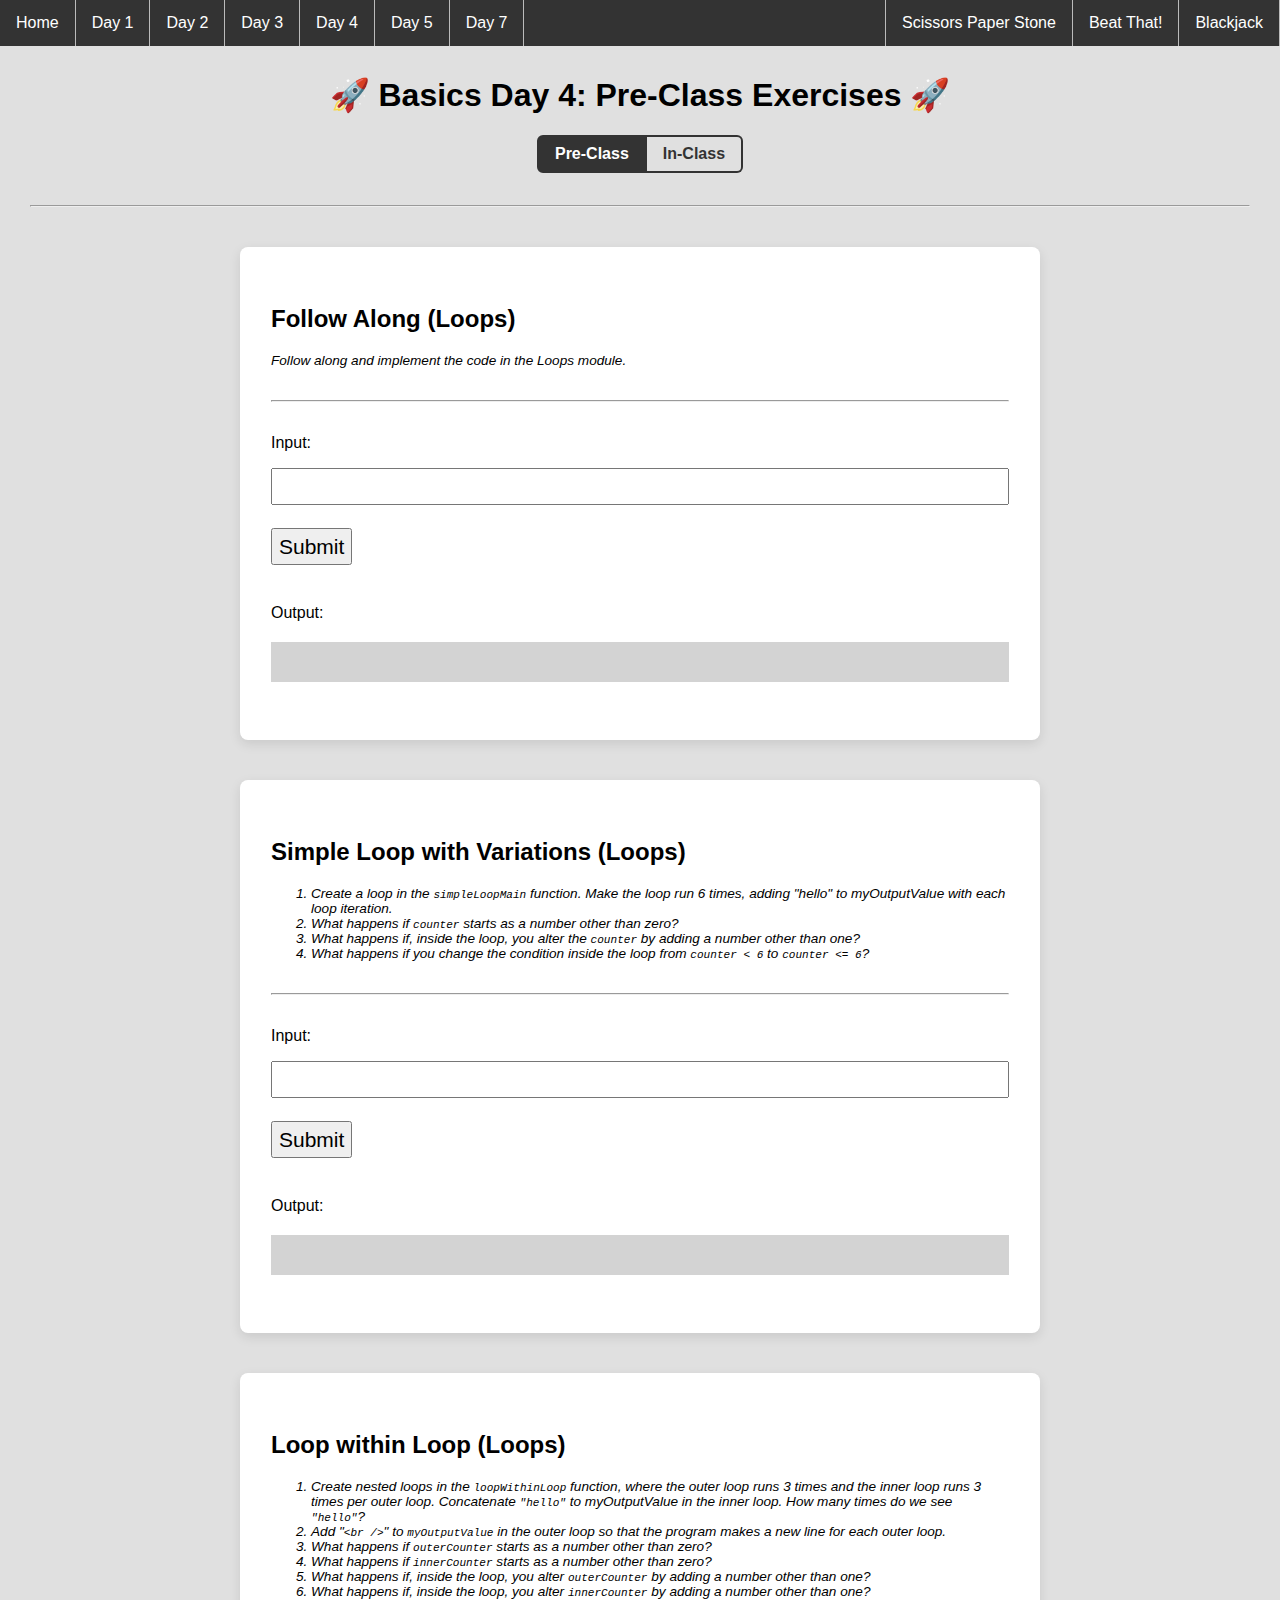
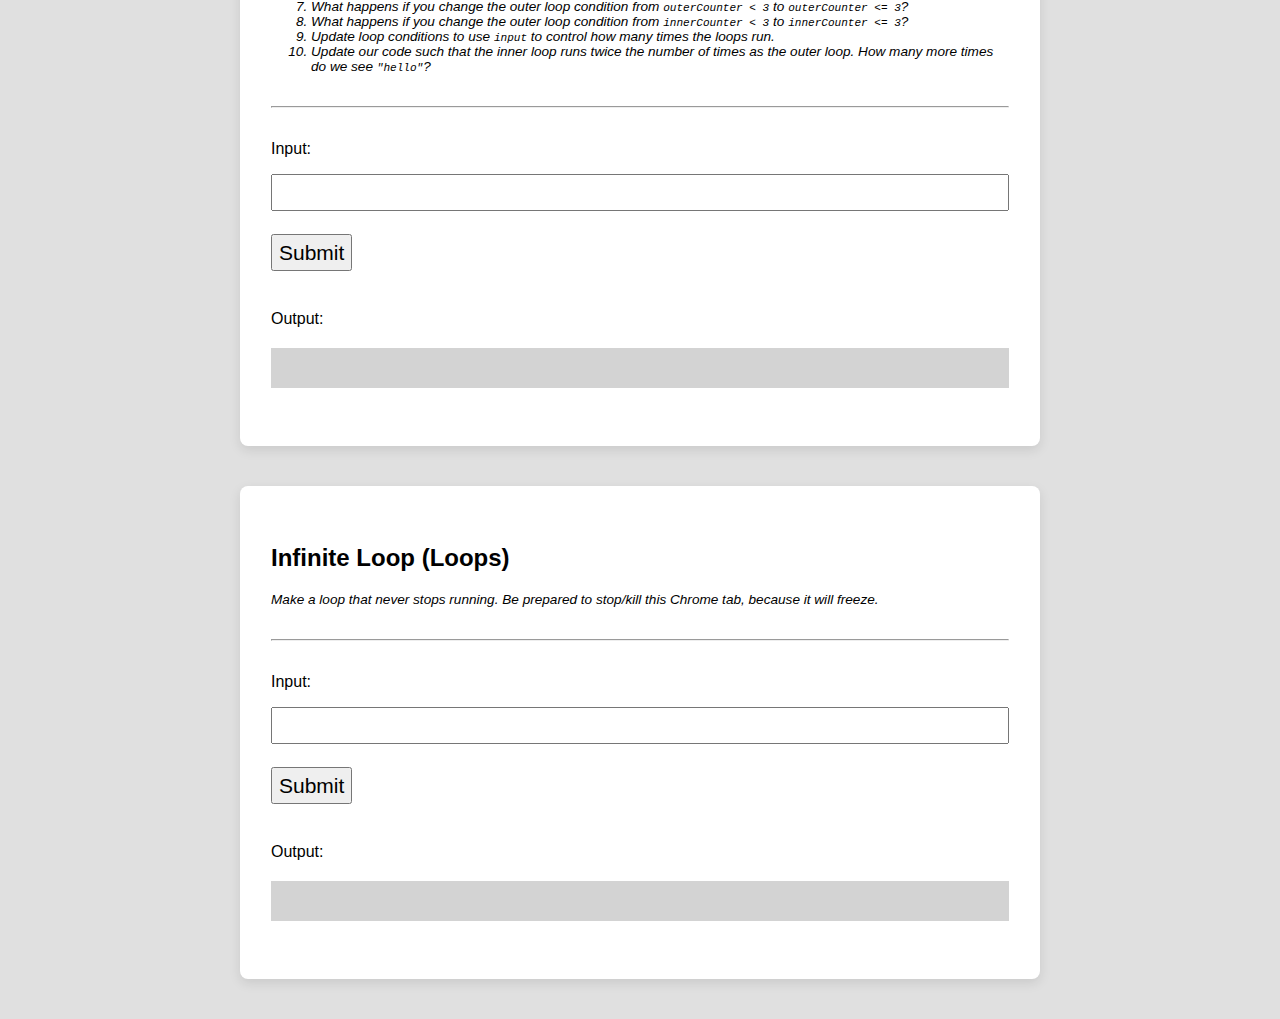
<file: day04-loops/pre-class/index.html>
<!--  All HTML files begin with the following line: -->
<!DOCTYPE html>
<!-- This indicates that the rest of the lines that follow are to be interpreted as HTML. It tells the browser about what document type to expect. -->

<!-- All text enclosed in angled brackets are known as HTML element tags. There are usually, but not always, starting and closing element "tags", each representing a HTML element.
The <html> element is known as the root element of a HTML page. All other elements are encased within it. -->
<html>
  <!-- The <head> element contains meta information about the HTML page, information that is not rendered or displayed by the browser -->
  <head>
    <!-- The meta tag defines meta information in the HTML document. In this case, we are defining the charset. UTF-8 allows us to use emojis in the CodeSandbox environment -->
    <meta charset="UTF-8" />
    <!-- The <title> element specifies a title for the HTML page (which is shown in the browser's title bar or in the page's tab) and is the default name given to a bookmark of a webpage. -->
    <title>Basics</title>
    <!-- The <link> element specifies a relationship between this HTML page and an external resource, namely the styles.css file here. For the syntax '../../' in '../../styles.css', we are referring to the styles.css file (in the main directory) found 2 folders above the current one. In this case, we are linking a stylesheet which is a CSS file containing information relating to the layout and style of the webpage. The syntax within the styles.css file is also referred to as CSS - Cascading Style Sheets. -->
    <link rel="stylesheet" href="../../styles.css" />
  </head>

  <!-- The <body> element defines the document's body, and is a container for all the visible contents that will be rendered by the browser.  -->
  <body>
    <!-- The <nav> tag semantically defines a set of navigation links. It doesn't have many properties different from a <div>, and exists purely for semantic naming. -->
    <nav>
      <!-- The <ul> tag represents an unordered list, where items in the list are rendered on a vertical bulleted list. While we are listing the days of the exercises on this navbar, we are positioning them horizontally without the bullets. This is done using CSS, and you can preview the syntax in styles.css (do a search for "nav ul"). -->
      <ul>
        <li>
          <!-- An <a> tag defines a hyperlink, linking one page to another. The page to link to will be added to the "href" property of the tag. -->
          <a href="../../index.html">Home</a>
        </li>
        <li>
          <!-- An <a> tag defines a hyperlink, linking one page to another. The page to link to will be added to the "href" property of the tag. -->
          <a
            href="../../day01-data-manipulation-and-functions/in-class/index.html"
            >Day 1</a
          >
        </li>
        <li>
          <a
            href="../../day02-if-statements-boolean-operators/in-class/index.html"
            >Day 2</a
          >
        </li>
        <li>
          <a href="../../day03-program-state/in-class/index.html">Day 3</a>
        </li>
        <li>
          <a href="../../day04-loops/in-class/index.html">Day 4</a>
        </li>
        <li>
          <a href="../../day05-mad-libs/in-class/index.html">Day 5</a>
        </li>
        <li>
          <a href="../../day07-moar-cards/in-class/index.html">Day 7</a>
        </li>
        <li class="project">
          <a href="../../project3-blackjack/index.html">Blackjack</a>
        </li>
        <li class="project">
          <a href="../../project2-beat-that/index.html">Beat That!</a>
        </li>
        <li class="project">
          <a href="../../project1-sps/index.html">Scissors Paper Stone</a>
        </li>
      </ul>
    </nav>
    <!-- The <h1> element defines a large heading. There are 6 pre-set header elements, <h1> to <h6> -->
    <h1 id="header">🚀 Basics Day 4: Pre-Class Exercises 🚀</h1>
    <div class="flex justify-content-center">
      <div class="button-group">
        <a href="../pre-class/index.html" class="active button-group-button"
          >Pre-Class</a
        >
        <a href="../in-class/index.html" class="button-group-button"
          >In-Class</a
        >
      </div>
    </div>
    <!-- The <hr> tag represents a horizontal rule. It is used if you want to add line dividers across your page. -->
    <hr />
    <!-- The <div> tag defines a division or a section in an HTML document, and is commonly use as a "container" for nested HTML elements. -->
    <div class="container">
      <h2>Follow Along (Loops)</h2>
      <div class="instructions-text">
        <p>Follow along and implement the code in the Loops module.</p>
      </div>
      <!-- The <hr> tag represents a horizontal rule. It is used if you want to add line dividers across your page. -->
      <hr />
      <!-- The <p> tag defines a paragraph element. -->
      <p>Input:</p>
      <!-- The self-closing <input /> tag represents a field for a user to enter input. -->
      <input id="follow-along-input-field" />
      <!-- The self-closing <br /> tag represents a line break - a line's worth of spacing before dispalying the next element. -->
      <br />
      <!-- The <button> tag represents.. you guessed it! a button. -->
      <button id="follow-along-submit-button">Submit</button>
      <p>Output:</p>
      <div class="output-div" id="follow-along-output-div"></div>
    </div>
    <!-- The <div> tag defines a division or a section in an HTML document, and is commonly use as a "container" for nested HTML elements. -->
    <div class="container">
      <h2>Simple Loop with Variations (Loops)</h2>
      <div class="instructions-text">
        <!-- The <ol> tag represents an ordered list, where items in the list can be ordered numerically. -->
        <ol>
          <!-- The <li> tag represents a list item, which has to be contained in an ordered list (<ol>) or an unordered list (<ul>). -->
          <li>
            Create a loop in the <code>simpleLoopMain</code> function. Make the
            loop run 6 times, adding "hello" to myOutputValue with each loop
            iteration.
          </li>
          <li>
            What happens if <code>counter</code> starts as a number other than
            zero?
          </li>
          <li>
            What happens if, inside the loop, you alter the
            <code>counter</code> by adding a number other than one?
          </li>
          <li>
            What happens if you change the condition inside the loop from
            <code>counter &lt; 6</code> to <code>counter &lt;= 6</code>?
          </li>
        </ol>
      </div>
      <!-- The <hr> tag represents a horizontal rule. It is used if you want to add line dividers across your page. -->
      <hr />
      <!-- The <p> tag defines a paragraph element. -->
      <p>Input:</p>
      <!-- The self-closing <input /> tag represents a field for a user to enter input. -->
      <input id="simple-loop-input-field" />
      <!-- The self-closing <br /> tag represents a line break - a line's worth of spacing before dispalying the next element. -->
      <br />
      <!-- The <button> tag represents.. you guessed it! a button. -->
      <button id="simple-loop-submit-button">Submit</button>
      <p>Output:</p>
      <div class="output-div" id="simple-loop-output-div"></div>
    </div>
    <!-- The <div> tag defines a division or a section in an HTML document, and is commonly use as a "container" for nested HTML elements. -->
    <div class="container">
      <h2>Loop within Loop (Loops)</h2>
      <div class="instructions-text">
        <!-- The <ol> tag represents an ordered list, where items in the list can be ordered numerically. -->
        <ol>
          <!-- The <li> tag represents a list item, which has to be contained in an ordered list (<ol>) or an unordered list (<ul>). -->
          <li>
            Create nested loops in the <code>loopWithinLoop</code> function,
            where the outer loop runs 3 times and the inner loop runs 3 times
            per outer loop. Concatenate <code>"hello"</code> to myOutputValue in
            the inner loop. How many times do we see <code>"hello"</code>?
          </li>
          <li>
            Add "<code>&lt;br /&gt;</code>" to <code>myOutputValue</code> in the
            outer loop so that the program makes a new line for each outer loop.
          </li>
          <li>
            What happens if <code>outerCounter</code> starts as a number other
            than zero?
          </li>
          <li>
            What happens if <code>innerCounter</code> starts as a number other
            than zero?
          </li>
          <li>
            What happens if, inside the loop, you alter
            <code>outerCounter</code> by adding a number other than one?
          </li>
          <li>
            What happens if, inside the loop, you alter
            <code>innerCounter</code> by adding a number other than one?
          </li>
          <li>
            What happens if you change the outer loop condition from
            <code>outerCounter &lt; 3</code> to
            <code>outerCounter &lt;= 3</code>?
          </li>
          <li>
            What happens if you change the outer loop condition from
            <code>innerCounter &lt; 3</code> to
            <code>innerCounter &lt;= 3</code>?
          </li>
          <li>
            Update loop conditions to use <code>input</code> to control how many
            times the loops run.
          </li>
          <li>
            Update our code such that the inner loop runs twice the number of
            times as the outer loop. How many more times do we see
            <code>"hello"</code>?
          </li>
        </ol>
      </div>
      <!-- The <hr> tag represents a horizontal rule. It is used if you want to add line dividers across your page. -->
      <hr />
      <!-- The <p> tag defines a paragraph element. -->
      <p>Input:</p>
      <!-- The self-closing <input /> tag represents a field for a user to enter input. -->
      <input id="loop-within-loop-input-field" />
      <!-- The self-closing <br /> tag represents a line break - a line's worth of spacing before dispalying the next element. -->
      <br />
      <!-- The <button> tag represents.. you guessed it! a button. -->
      <button id="loop-within-loop-submit-button">Submit</button>
      <p>Output:</p>
      <div class="output-div" id="loop-within-loop-output-div"></div>
    </div>
    <!-- The <div> tag defines a division or a section in an HTML document, and is commonly use as a "container" for nested HTML elements. -->
    <div class="container">
      <h2>Infinite Loop (Loops)</h2>
      <div class="instructions-text">
        <p>
          Make a loop that never stops running. Be prepared to stop/kill this
          Chrome tab, because it will freeze.
        </p>
      </div>
      <!-- The <hr> tag represents a horizontal rule. It is used if you want to add line dividers across your page. -->
      <hr />
      <!-- The <p> tag defines a paragraph element. -->
      <p>Input:</p>
      <!-- The self-closing <input /> tag represents a field for a user to enter input. -->
      <input id="infinite-loop-input-field" />
      <!-- The self-closing <br /> tag represents a line break - a line's worth of spacing before dispalying the next element. -->
      <br />
      <!-- The <button> tag represents.. you guessed it! a button. -->
      <button id="infinite-loop-submit-button">Submit</button>
      <p>Output:</p>
      <div class="output-div" id="infinite-loop-output-div"></div>
    </div>
    <!-- Everything below this is incorporating JavaScript programming logic into the webpage. -->
    <!-- The script tag encloses JavaScript syntax for the browser to interpret programtically -->
    <!-- The following line imports all code written in the script.js file -->
    <script src="script.js"></script>
    <!-- Define button click functionality -->
    <script>
      // Declare and define variables that represents the Submit Button for each exercise
      var followAlongButton = document.querySelector(
        "#follow-along-submit-button"
      );
      var simpleLoopButton = document.querySelector(
        "#simple-loop-submit-button"
      );
      var loopWithinLoopButton = document.querySelector(
        "#loop-within-loop-submit-button"
      );
      var infiniteLoopButton = document.querySelector(
        "#infinite-loop-submit-button"
      );

      // When the submit button is clicked, access the text entered by the user in the input field
      // And pass it as an input parameter to the main function as defined in script.js
      followAlongButton.addEventListener("click", function () {
        // Set result to input value
        var input = document.querySelector("#follow-along-input-field");
        // Store the output of the main function in a new variable
        var result = followAlongMain(input.value);

        // Display result in output element
        var output = document.querySelector("#follow-along-output-div");
        output.innerHTML = result;

        // Reset input value
        input.value = "";
      });

      simpleLoopButton.addEventListener("click", function () {
        // Set result to input value
        var input = document.querySelector("#simple-loop-input-field");
        // Store the output of the main function in a new variable
        var result = simpleLoopMain(input.value);

        // Display result in output element
        var output = document.querySelector("#simple-loop-output-div");
        output.innerHTML = result;

        // Reset input value
        input.value = "";
      });

      loopWithinLoopButton.addEventListener("click", function () {
        // Set result to input value
        var input = document.querySelector("#loop-within-loop-input-field");
        // Store the output of the main function in a new variable
        var result = loopWithinLoopMain(input.value);

        // Display result in output element
        var output = document.querySelector("#loop-within-loop-output-div");
        output.innerHTML = result;

        // Reset input value
        input.value = "";
      });

      infiniteLoopButton.addEventListener("click", function () {
        // Set result to input value
        var input = document.querySelector("#infinite-loop-input-field");
        // Store the output of the main function in a new variable
        var result = infiniteLoopMain(input.value);

        // Display result in output element
        var output = document.querySelector("#infinite-loop-output-div");
        output.innerHTML = result;

        // Reset input value
        input.value = "";
      });
    </script>
  </body>
</html>
</file>
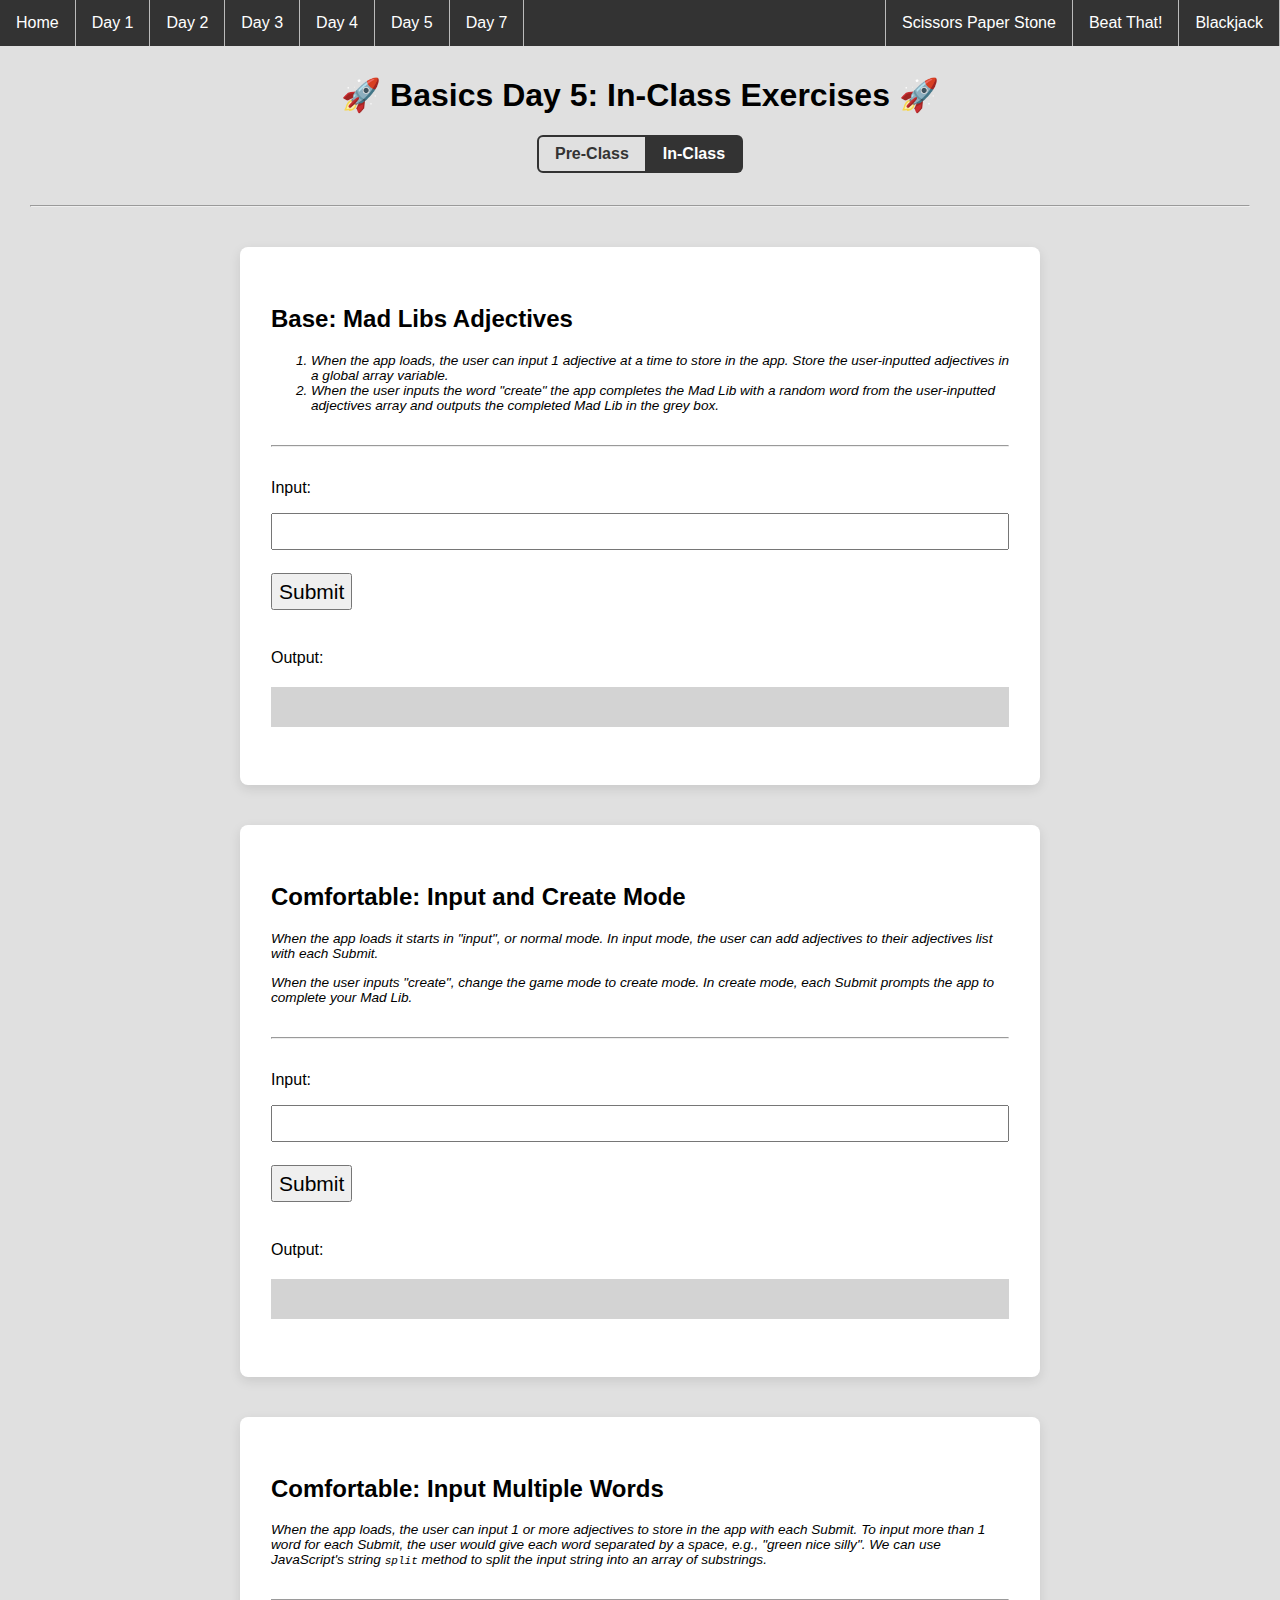
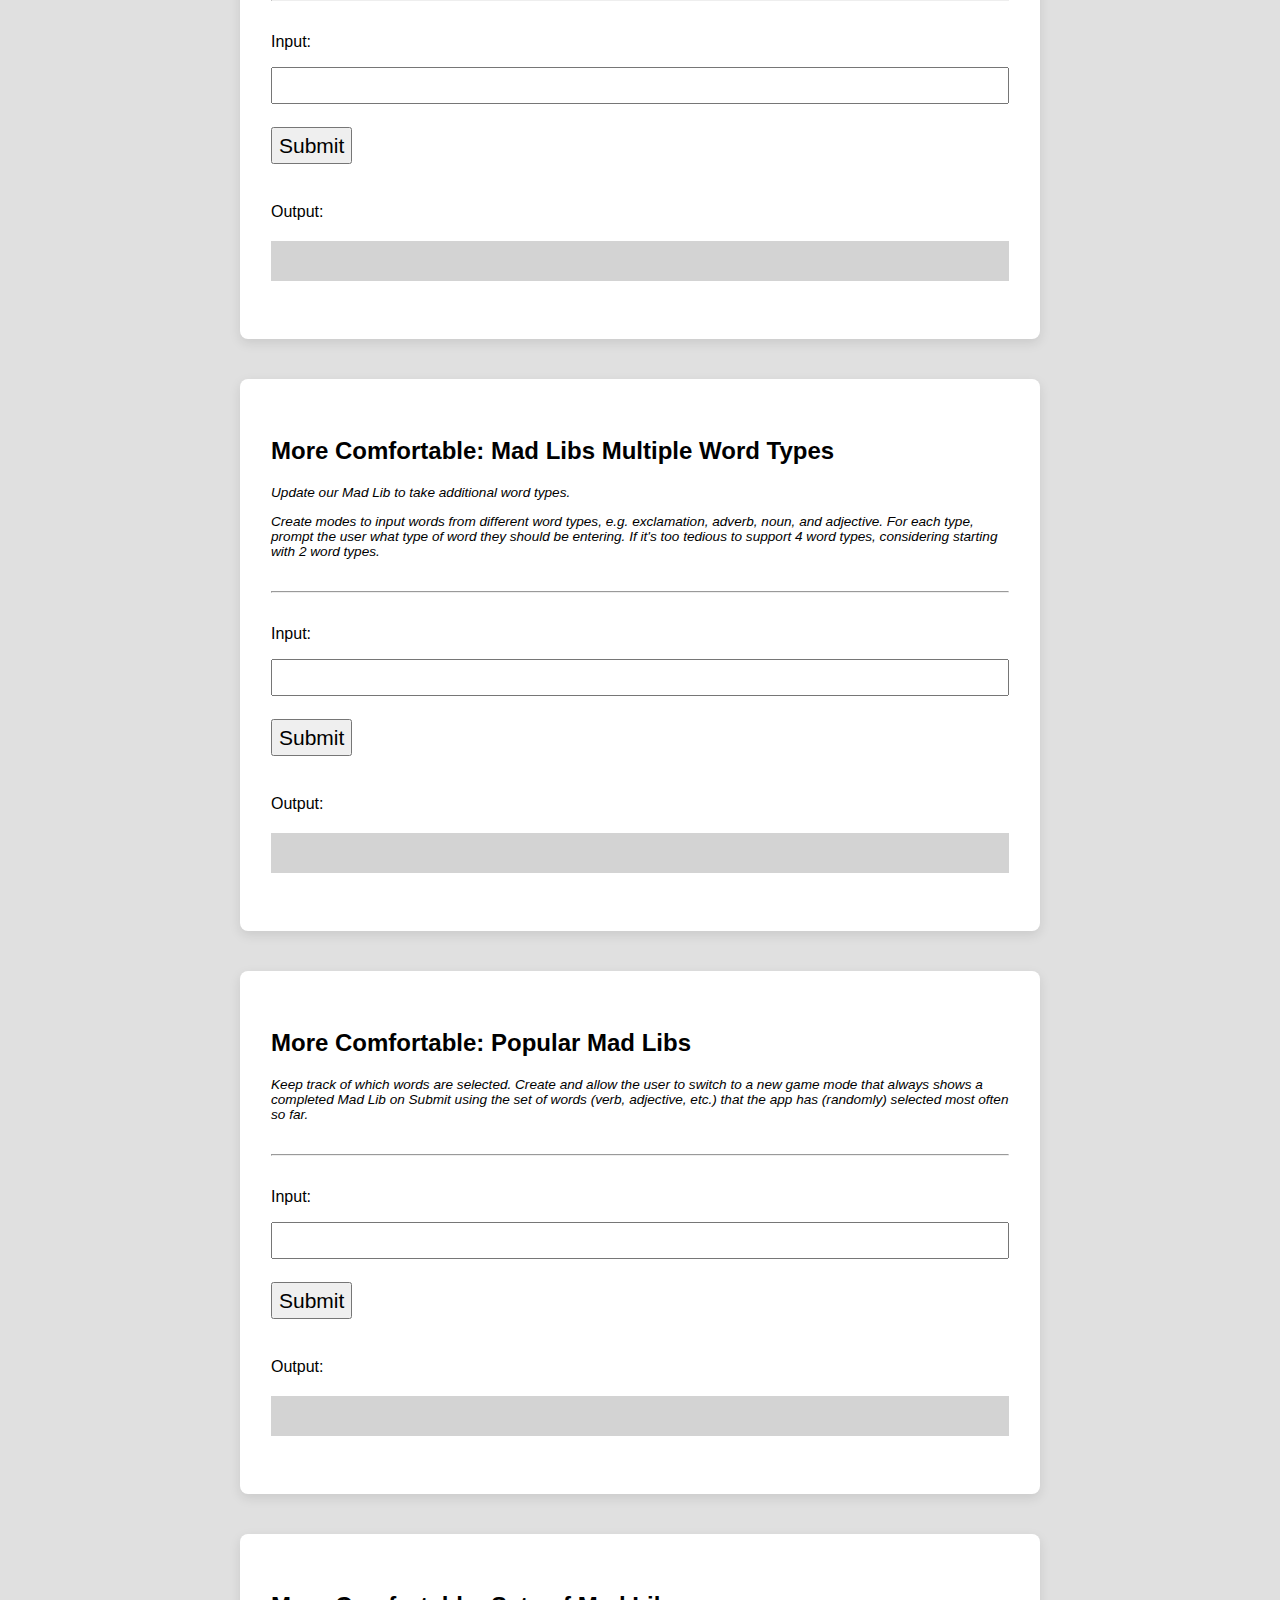
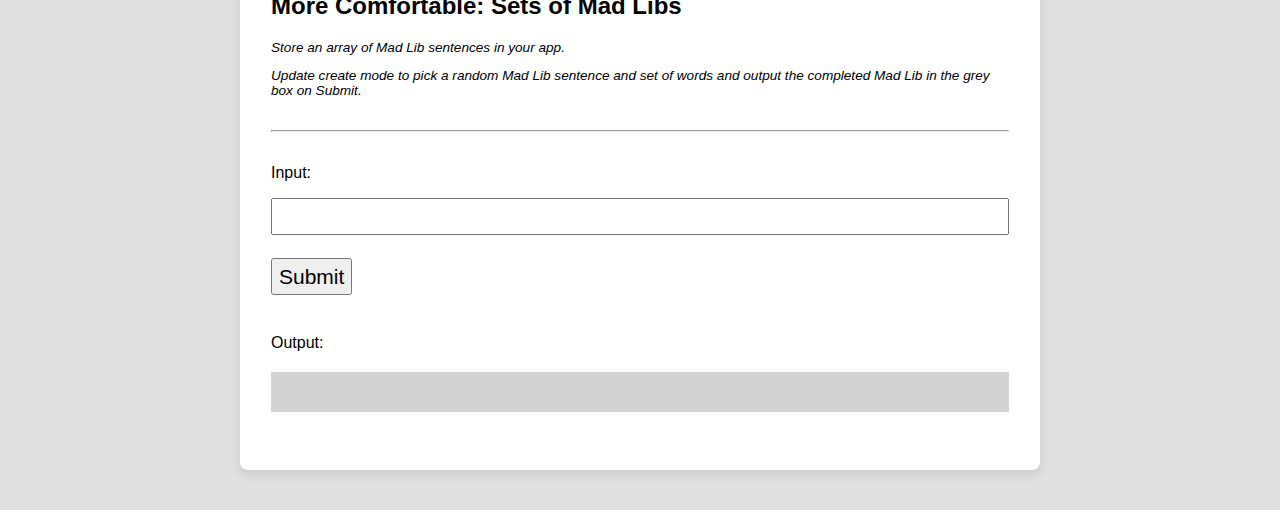
<file: day05-mad-libs/in-class/index.html>
<!--  All HTML files begin with the following line: -->
<!DOCTYPE html>
<!-- This indicates that the rest of the lines that follow are to be interpreted as HTML. It tells the browser about what document type to expect. -->

<!-- All text enclosed in angled brackets are known as HTML element tags. There are usually, but not always, starting and closing element "tags", each representing a HTML element.
The <html> element is known as the root element of a HTML page. All other elements are encased within it. -->
<html>
  <!-- The <head> element contains meta information about the HTML page, information that is not rendered or displayed by the browser -->
  <head>
    <!-- The meta tag defines meta information in the HTML document. In this case, we are defining the charset. UTF-8 allows us to use emojis in the CodeSandbox environment -->
    <meta charset="UTF-8" />
    <!-- The <title> element specifies a title for the HTML page (which is shown in the browser's title bar or in the page's tab) and is the default name given to a bookmark of a webpage. -->
    <title>Basics</title>
    <!-- The <link> element specifies a relationship between this HTML page and an external resource, namely the styles.css file here. For the syntax '../../' in '../../styles.css', we are referring to the styles.css file (in the main directory) found 2 folders above the current one. In this case, we are linking a stylesheet which is a CSS file containing information relating to the layout and style of the webpage. The syntax within the styles.css file is also referred to as CSS - Cascading Style Sheets. -->
    <link rel="stylesheet" href="../../styles.css" />
  </head>

  <!-- The <body> element defines the document's body, and is a container for all the visible contents that will be rendered by the browser.  -->
  <body>
    <!-- The <nav> tag semantically defines a set of navigation links. It doesn't have many properties different from a <div>, and exists purely for semantic naming. -->
    <nav>
      <!-- The <ul> tag represents an unordered list, where items in the list are rendered on a vertical bulleted list. While we are listing the days of the exercises on this navbar, we are positioning them horizontally without the bullets. This is done using CSS, and you can preview the syntax in styles.css (do a search for "nav ul"). -->
      <ul>
        <li>
          <!-- An <a> tag defines a hyperlink, linking one page to another. The page to link to will be added to the "href" property of the tag. -->
          <a href="../../index.html">Home</a>
        </li>
        <li>
          <!-- An <a> tag defines a hyperlink, linking one page to another. The page to link to will be added to the "href" property of the tag. -->
          <a
            href="../../day01-data-manipulation-and-functions/in-class/index.html"
            >Day 1</a
          >
        </li>
        <li>
          <a
            href="../../day02-if-statements-boolean-operators/in-class/index.html"
            >Day 2</a
          >
        </li>
        <li>
          <a href="../../day03-program-state/in-class/index.html">Day 3</a>
        </li>
        <li>
          <a href="../../day04-loops/in-class/index.html">Day 4</a>
        </li>
        <li>
          <a href="../../day05-mad-libs/in-class/index.html">Day 5</a>
        </li>
        <li>
          <a href="../../day07-moar-cards/in-class/index.html">Day 7</a>
        </li>
        <li class="project">
          <a href="../../project3-blackjack/index.html">Blackjack</a>
        </li>
        <li class="project">
          <a href="../../project2-beat-that/index.html">Beat That!</a>
        </li>
        <li class="project">
          <a href="../../project1-sps/index.html">Scissors Paper Stone</a>
        </li>
      </ul>
    </nav>
    <!-- The <h1> element defines a large heading. There are 6 pre-set header elements, <h1> to <h6> -->
    <h1 id="header">🚀 Basics Day 5: In-Class Exercises 🚀</h1>
    <div class="flex justify-content-center">
      <div class="button-group">
        <a href="../pre-class/index.html" class="button-group-button"
          >Pre-Class</a
        >
        <a href="../in-class/index.html" class="active button-group-button"
          >In-Class</a
        >
      </div>
    </div>
    <!-- The <hr> tag represents a horizontal rule. It is used if you want to add line dividers across your page. -->
    <hr />
    <!-- The <div> tag defines a division or a section in an HTML document, and is commonly use as a "container" for nested HTML elements. -->
    <div class="container">
      <h2>Base: Mad Libs Adjectives</h2>
      <div class="instructions-text">
        <!-- The <ol> tag represents an ordered list, where items in the list can be ordered numerically. -->
        <ol>
          <!-- The <li> tag represents a list item, which has to be contained in an ordered list (<ol>) or an unordered list (<ul>). -->
          <li>
            When the app loads, the user can input 1 adjective at a time to
            store in the app. Store the user-inputted adjectives in a global
            array variable.
          </li>
          <li>
            When the user inputs the word "create" the app completes the Mad Lib
            with a random word from the user-inputted adjectives array and
            outputs the completed Mad Lib in the grey box.
          </li>
        </ol>
      </div>
      <!-- The <hr> tag represents a horizontal rule. It is used if you want to add line dividers across your page. -->
      <hr />
      <!-- The <p> tag defines a paragraph element. -->
      <p>Input:</p>
      <!-- The self-closing <input /> tag represents a field for a user to enter input. -->
      <input id="mad-libs-adjectives-input-field" />
      <!-- The self-closing <br /> tag represents a line break - a line's worth of spacing before dispalying the next element. -->
      <br />
      <!-- The <button> tag represents.. you guessed it! a button. -->
      <button id="mad-libs-adjectives-submit-button">Submit</button>
      <p>Output:</p>
      <div class="output-div" id="mad-libs-adjectives-output-div"></div>
    </div>
    <!-- The <div> tag defines a division or a section in an HTML document, and is commonly use as a "container" for nested HTML elements. -->
    <div class="container">
      <h2>Comfortable: Input and Create Mode</h2>
      <div class="instructions-text">
        <p>
          When the app loads it starts in "input", or normal mode. In input
          mode, the user can add adjectives to their adjectives list with each
          Submit.
        </p>
        <p>
          When the user inputs "create", change the game mode to create mode. In
          create mode, each Submit prompts the app to complete your Mad Lib.
        </p>
      </div>
      <!-- The <hr> tag represents a horizontal rule. It is used if you want to add line dividers across your page. -->
      <hr />
      <!-- The <p> tag defines a paragraph element. -->
      <p>Input:</p>
      <!-- The self-closing <input /> tag represents a field for a user to enter input. -->
      <input id="mad-libs-input-create-input-field" />
      <!-- The self-closing <br /> tag represents a line break - a line's worth of spacing before dispalying the next element. -->
      <br />
      <!-- The <button> tag represents.. you guessed it! a button. -->
      <button id="mad-libs-input-create-submit-button">Submit</button>
      <p>Output:</p>
      <div class="output-div" id="mad-libs-input-create-output-div"></div>
    </div>
    <!-- The <div> tag defines a division or a section in an HTML document, and is commonly use as a "container" for nested HTML elements. -->
    <div class="container">
      <h2>Comfortable: Input Multiple Words</h2>
      <div class="instructions-text">
        <p>
          When the app loads, the user can input 1 or more adjectives to store
          in the app with each Submit. To input more than 1 word for each
          Submit, the user would give each word separated by a space, e.g.,
          "green nice silly". We can use JavaScript's string
          <code>split</code> method to split the input string into an array of
          substrings.
        </p>
      </div>
      <!-- The <hr> tag represents a horizontal rule. It is used if you want to add line dividers across your page. -->
      <hr />
      <!-- The <p> tag defines a paragraph element. -->
      <p>Input:</p>
      <!-- The self-closing <input /> tag represents a field for a user to enter input. -->
      <input id="mad-libs-multiple-words-input-field" />
      <!-- The self-closing <br /> tag represents a line break - a line's worth of spacing before dispalying the next element. -->
      <br />
      <!-- The <button> tag represents.. you guessed it! a button. -->
      <button id="mad-libs-multiple-words-submit-button">Submit</button>
      <p>Output:</p>
      <div class="output-div" id="mad-libs-multiple-words-output-div"></div>
    </div>
    <!-- The <div> tag defines a division or a section in an HTML document, and is commonly use as a "container" for nested HTML elements. -->
    <div class="container">
      <h2>More Comfortable: Mad Libs Multiple Word Types</h2>
      <div class="instructions-text">
        <p>Update our Mad Lib to take additional word types.</p>
        <p>
          Create modes to input words from different word types, e.g.
          exclamation, adverb, noun, and adjective. For each type, prompt the
          user what type of word they should be entering. If it's too tedious to
          support 4 word types, considering starting with 2 word types.
        </p>
      </div>
      <!-- The <hr> tag represents a horizontal rule. It is used if you want to add line dividers across your page. -->
      <hr />
      <!-- The <p> tag defines a paragraph element. -->
      <p>Input:</p>
      <!-- The self-closing <input /> tag represents a field for a user to enter input. -->
      <input id="mad-libs-multiple-types-input-field" />
      <!-- The self-closing <br /> tag represents a line break - a line's worth of spacing before dispalying the next element. -->
      <br />
      <!-- The <button> tag represents.. you guessed it! a button. -->
      <button id="mad-libs-multiple-types-submit-button">Submit</button>
      <p>Output:</p>
      <div class="output-div" id="mad-libs-multiple-types-output-div"></div>
    </div>
    <!-- The <div> tag defines a division or a section in an HTML document, and is commonly use as a "container" for nested HTML elements. -->
    <div class="container">
      <h2>More Comfortable: Popular Mad Libs</h2>
      <div class="instructions-text">
        <p>
          Keep track of which words are selected. Create and allow the user to
          switch to a new game mode that always shows a completed Mad Lib on
          Submit using the set of words (verb, adjective, etc.) that the app has
          (randomly) selected most often so far.
        </p>
      </div>
      <!-- The <hr> tag represents a horizontal rule. It is used if you want to add line dividers across your page. -->
      <hr />
      <!-- The <p> tag defines a paragraph element. -->
      <p>Input:</p>
      <!-- The self-closing <input /> tag represents a field for a user to enter input. -->
      <input id="mad-libs-popular-input-field" />
      <!-- The self-closing <br /> tag represents a line break - a line's worth of spacing before dispalying the next element. -->
      <br />
      <!-- The <button> tag represents.. you guessed it! a button. -->
      <button id="mad-libs-popular-submit-button">Submit</button>
      <p>Output:</p>
      <div class="output-div" id="mad-libs-popular-output-div"></div>
    </div>

    <!-- The <div> tag defines a division or a section in an HTML document, and is commonly use as a "container" for nested HTML elements. -->
    <div class="container">
      <h2>More Comfortable: Sets of Mad Libs</h2>
      <div class="instructions-text">
        <p>Store an array of Mad Lib sentences in your app.</p>
        <p>
          Update create mode to pick a random Mad Lib sentence and set of words
          and output the completed Mad Lib in the grey box on Submit.
        </p>
      </div>
      <!-- The <hr> tag represents a horizontal rule. It is used if you want to add line dividers across your page. -->
      <hr />
      <!-- The <p> tag defines a paragraph element. -->
      <p>Input:</p>
      <!-- The self-closing <input /> tag represents a field for a user to enter input. -->
      <input id="mad-libs-sets-input-field" />
      <!-- The self-closing <br /> tag represents a line break - a line's worth of spacing before dispalying the next element. -->
      <br />
      <!-- The <button> tag represents.. you guessed it! a button. -->
      <button id="mad-libs-sets-submit-button">Submit</button>
      <p>Output:</p>
      <div class="output-div" id="mad-libs-sets-output-div"></div>
    </div>
    <!-- Everything below this is incorporating JavaScript programming logic into the webpage. -->
    <!-- The script tag encloses JavaScript syntax for the browser to interpret programtically -->
    <!-- The following line imports all code written in the script.js file -->
    <script src="script.js"></script>
    <!-- Define button click functionality -->
    <script>
      // Declare and define variables that represents the Submit Button for each exercise
      var madLibsAdjectivesButton = document.querySelector(
        "#mad-libs-adjectives-submit-button"
      );
      var madLibsPopularButton = document.querySelector(
        "#mad-libs-popular-submit-button"
      );
      var madLibsInputCreateButton = document.querySelector(
        "#mad-libs-input-create-submit-button"
      );
      var madLibsMultipleWordsButton = document.querySelector(
        "#mad-libs-multiple-words-submit-button"
      );
      var madLibsMultipleTypesButton = document.querySelector(
        "#mad-libs-multiple-types-submit-button"
      );
      var madLibsSetsButton = document.querySelector(
        "#mad-libs-sets-submit-button"
      );

      // When the submit button is clicked, access the text entered by the user in the input field
      // And pass it as an input parameter to the main function as defined in script.js
      madLibsAdjectivesButton.addEventListener("click", function () {
        // Set result to input value
        var input = document.querySelector("#mad-libs-adjectives-input-field");
        // Store the output of the main function in a new variable
        var result = madLibsAdjectivesMain(input.value);

        // Display result in output element
        var output = document.querySelector("#mad-libs-adjectives-output-div");
        output.innerHTML = result;

        // Reset input value
        input.value = "";
      });

      madLibsPopularButton.addEventListener("click", function () {
        // Set result to input value
        var input = document.querySelector("#mad-libs-popular-input-field");
        // Store the output of the main function in a new variable
        var result = madLibsPopularMain(input.value);

        // Display result in output element
        var output = document.querySelector("#mad-libs-popular-output-div");
        output.innerHTML = result;

        // Reset input value
        input.value = "";
      });

      madLibsInputCreateButton.addEventListener("click", function () {
        // Set result to input value
        var input = document.querySelector(
          "#mad-libs-input-create-input-field"
        );
        // Store the output of the main function in a new variable
        var result = madLibsInputCreateMain(input.value);

        // Display result in output element
        var output = document.querySelector(
          "#mad-libs-input-create-output-div"
        );
        output.innerHTML = result;

        // Reset input value
        input.value = "";
      });

      madLibsMultipleWordsButton.addEventListener("click", function () {
        // Set result to input value
        var input = document.querySelector(
          "#mad-libs-multiple-words-input-field"
        );
        // Store the output of the main function in a new variable
        var result = madLibsMultipleWordsMain(input.value);

        // Display result in output element
        var output = document.querySelector(
          "#mad-libs-multiple-words-output-div"
        );
        output.innerHTML = result;

        // Reset input value
        input.value = "";
      });

      madLibsMultipleTypesButton.addEventListener("click", function () {
        // Set result to input value
        var input = document.querySelector(
          "#mad-libs-multiple-types-input-field"
        );
        // Store the output of the main function in a new variable
        var result = madLibsMultipleTypesMain(input.value);

        // Display result in output element
        var output = document.querySelector(
          "#mad-libs-multiple-types-output-div"
        );
        output.innerHTML = result;

        // Reset input value
        input.value = "";
      });

      madLibsSetsButton.addEventListener("click", function () {
        // Set result to input value
        var input = document.querySelector("#mad-libs-sets-input-field");
        // Store the output of the main function in a new variable
        var result = madLibsSetsMain(input.value);

        // Display result in output element
        var output = document.querySelector("#mad-libs-sets-output-div");
        output.innerHTML = result;

        // Reset input value
        input.value = "";
      });
    </script>
  </body>
</html>
</file>
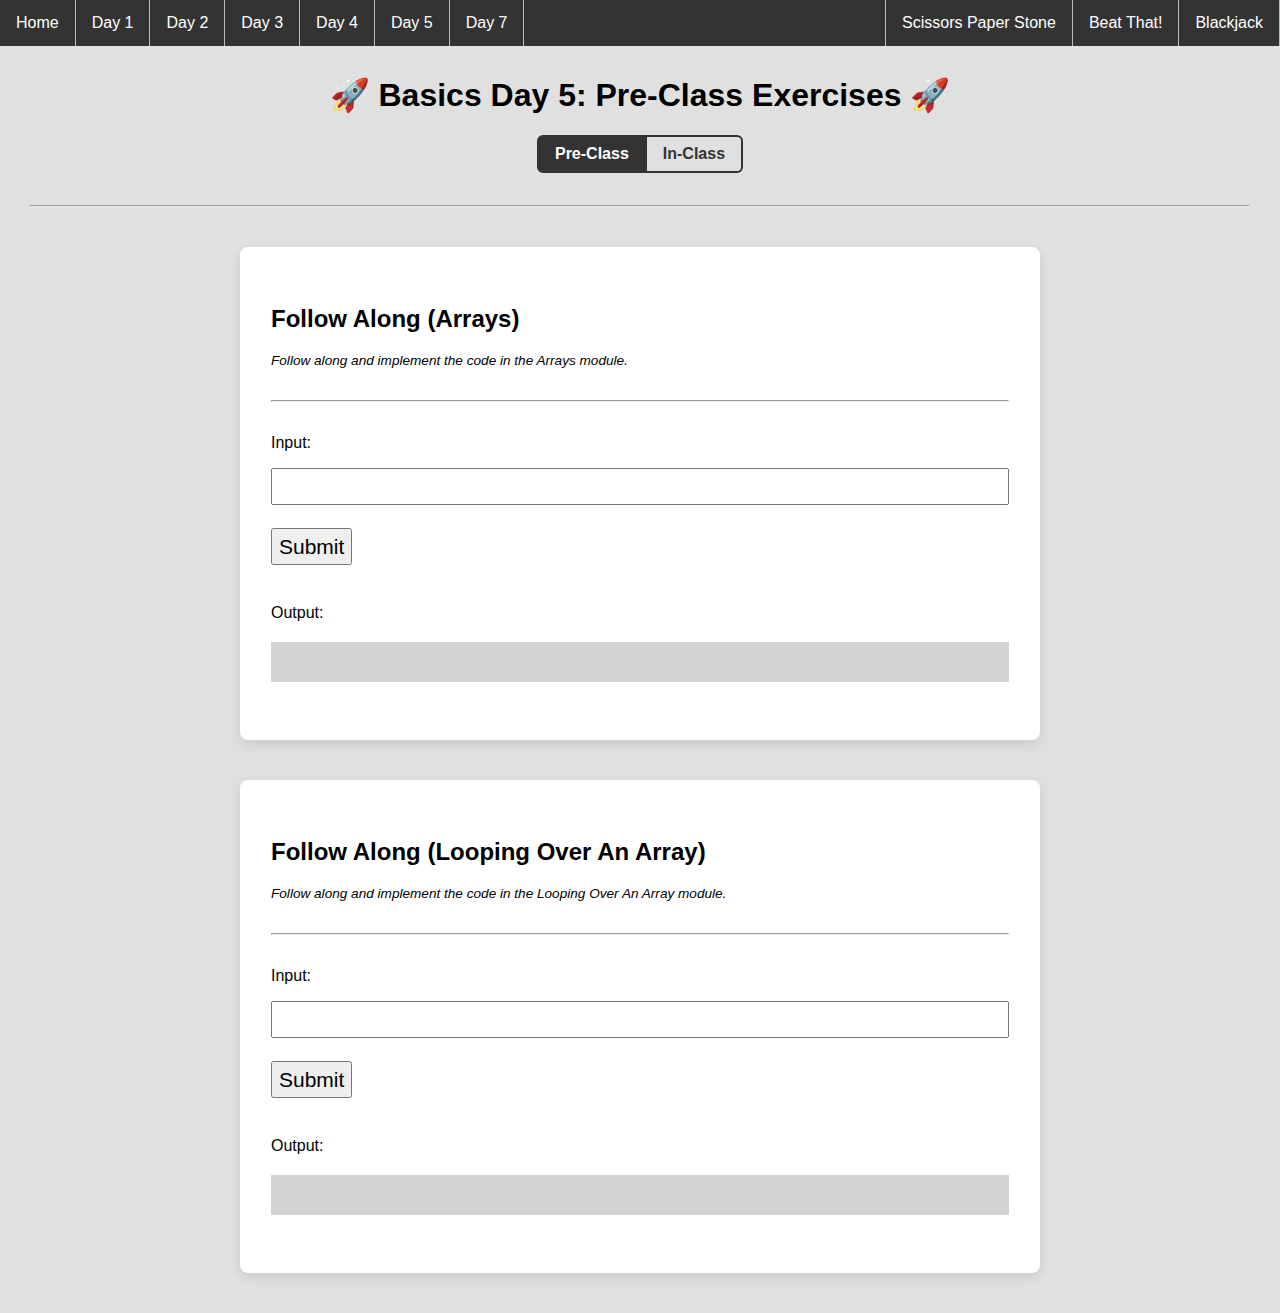
<file: day05-mad-libs/pre-class/index.html>
<!--  All HTML files begin with the following line: -->
<!DOCTYPE html>
<!-- This indicates that the rest of the lines that follow are to be interpreted as HTML. It tells the browser about what document type to expect. -->

<!-- All text enclosed in angled brackets are known as HTML element tags. There are usually, but not always, starting and closing element "tags", each representing a HTML element.
The <html> element is known as the root element of a HTML page. All other elements are encased within it. -->
<html>
  <!-- The <head> element contains meta information about the HTML page, information that is not rendered or displayed by the browser -->
  <head>
    <!-- The meta tag defines meta information in the HTML document. In this case, we are defining the charset. UTF-8 allows us to use emojis in the CodeSandbox environment -->
    <meta charset="UTF-8" />
    <!-- The <title> element specifies a title for the HTML page (which is shown in the browser's title bar or in the page's tab) and is the default name given to a bookmark of a webpage. -->
    <title>Basics</title>
    <!-- The <link> element specifies a relationship between this HTML page and an external resource, namely the styles.css file here. For the syntax '../../' in '../../styles.css', we are referring to the styles.css file (in the main directory) found 2 folders above the current one. In this case, we are linking a stylesheet which is a CSS file containing information relating to the layout and style of the webpage. The syntax within the styles.css file is also referred to as CSS - Cascading Style Sheets. -->
    <link rel="stylesheet" href="../../styles.css" />
  </head>

  <!-- The <body> element defines the document's body, and is a container for all the visible contents that will be rendered by the browser.  -->
  <body>
    <!-- The <nav> tag semantically defines a set of navigation links. It doesn't have many properties different from a <div>, and exists purely for semantic naming. -->
    <nav>
      <!-- The <ul> tag represents an unordered list, where items in the list are rendered on a vertical bulleted list. While we are listing the days of the exercises on this navbar, we are positioning them horizontally without the bullets. This is done using CSS, and you can preview the syntax in styles.css (do a search for "nav ul"). -->
      <ul>
        <li>
          <!-- An <a> tag defines a hyperlink, linking one page to another. The page to link to will be added to the "href" property of the tag. -->
          <a href="../../index.html">Home</a>
        </li>
        <li>
          <!-- An <a> tag defines a hyperlink, linking one page to another. The page to link to will be added to the "href" property of the tag. -->
          <a
            href="../../day01-data-manipulation-and-functions/in-class/index.html"
            >Day 1</a
          >
        </li>
        <li>
          <a
            href="../../day02-if-statements-boolean-operators/in-class/index.html"
            >Day 2</a
          >
        </li>
        <li>
          <a href="../../day03-program-state/in-class/index.html">Day 3</a>
        </li>
        <li>
          <a href="../../day04-loops/in-class/index.html">Day 4</a>
        </li>
        <li>
          <a href="../../day05-mad-libs/in-class/index.html">Day 5</a>
        </li>
        <li>
          <a href="../../day07-moar-cards/in-class/index.html">Day 7</a>
        </li>
        <li class="project">
          <a href="../../project3-blackjack/index.html">Blackjack</a>
        </li>
        <li class="project">
          <a href="../../project2-beat-that/index.html">Beat That!</a>
        </li>
        <li class="project">
          <a href="../../project1-sps/index.html">Scissors Paper Stone</a>
        </li>
      </ul>
    </nav>
    <!-- The <h1> element defines a large heading. There are 6 pre-set header elements, <h1> to <h6> -->
    <h1 id="header">🚀 Basics Day 5: Pre-Class Exercises 🚀</h1>
    <div class="flex justify-content-center">
      <div class="button-group">
        <a href="../pre-class/index.html" class="active button-group-button"
          >Pre-Class</a
        >
        <a href="../in-class/index.html" class="button-group-button"
          >In-Class</a
        >
      </div>
    </div>
    <!-- The <hr> tag represents a horizontal rule. It is used if you want to add line dividers across your page. -->
    <hr />
    <!-- The <div> tag defines a division or a section in an HTML document, and is commonly use as a "container" for nested HTML elements. -->
    <div class="container">
      <h2>Follow Along (Arrays)</h2>
      <div class="instructions-text">
        <p>Follow along and implement the code in the Arrays module.</p>
      </div>
      <!-- The <hr> tag represents a horizontal rule. It is used if you want to add line dividers across your page. -->
      <hr />
      <!-- The <p> tag defines a paragraph element. -->
      <p>Input:</p>
      <!-- The self-closing <input /> tag represents a field for a user to enter input. -->
      <input id="follow-arrays-input-field" />
      <!-- The self-closing <br /> tag represents a line break - a line's worth of spacing before dispalying the next element. -->
      <br />
      <!-- The <button> tag represents.. you guessed it! a button. -->
      <button id="follow-arrays-submit-button">Submit</button>
      <p>Output:</p>
      <div class="output-div" id="follow-arrays-output-div"></div>
    </div>
    <!-- The <div> tag defines a division or a section in an HTML document, and is commonly use as a "container" for nested HTML elements. -->
    <div class="container">
      <h2>Follow Along (Looping Over An Array)</h2>
      <div class="instructions-text">
        <p>
          Follow along and implement the code in the Looping Over An Array
          module.
        </p>
      </div>
      <!-- The <hr> tag represents a horizontal rule. It is used if you want to add line dividers across your page. -->
      <hr />
      <!-- The <p> tag defines a paragraph element. -->
      <p>Input:</p>
      <!-- The self-closing <input /> tag represents a field for a user to enter input. -->
      <input id="follow-arrays-loops-input-field" />
      <!-- The self-closing <br /> tag represents a line break - a line's worth of spacing before dispalying the next element. -->
      <br />
      <!-- The <button> tag represents.. you guessed it! a button. -->
      <button id="follow-arrays-loops-submit-button">Submit</button>
      <p>Output:</p>
      <div class="output-div" id="follow-arrays-loops-output-div"></div>
    </div>
    <!-- Everything below this is incorporating JavaScript programming logic into the webpage. -->
    <!-- The script tag encloses JavaScript syntax for the browser to interpret programtically -->
    <!-- The following line imports all code written in the script.js file -->
    <script src="script.js"></script>
    <!-- Define button click functionality -->
    <script>
      // Declare and define variables that represents the Submit Button for each exercise
      var followArraysButton = document.querySelector(
        "#follow-arrays-submit-button"
      );
      var followArraysLoopsButton = document.querySelector(
        "#follow-arrays-loops-submit-button"
      );

      // When the submit button is clicked, access the text entered by the user in the input field
      // And pass it as an input parameter to the main function as defined in script.js
      followArraysButton.addEventListener("click", function () {
        // Set result to input value
        var input = document.querySelector("#follow-arrays-input-field");
        // Store the output of the main function in a new variable
        var result = followArraysMain(input.value);

        // Display result in output element
        var output = document.querySelector("#follow-arrays-output-div");
        output.innerHTML = result;

        // Reset input value
        input.value = "";
      });

      followArraysLoopsButton.addEventListener("click", function () {
        // Set result to input value
        var input = document.querySelector("#follow-arrays-loops-input-field");
        // Store the output of the main function in a new variable
        var result = followArraysLoopsMain(input.value);

        // Display result in output element
        var output = document.querySelector("#follow-arrays-loops-output-div");
        output.innerHTML = result;

        // Reset input value
        input.value = "";
      });
    </script>
  </body>
</html>
</file>
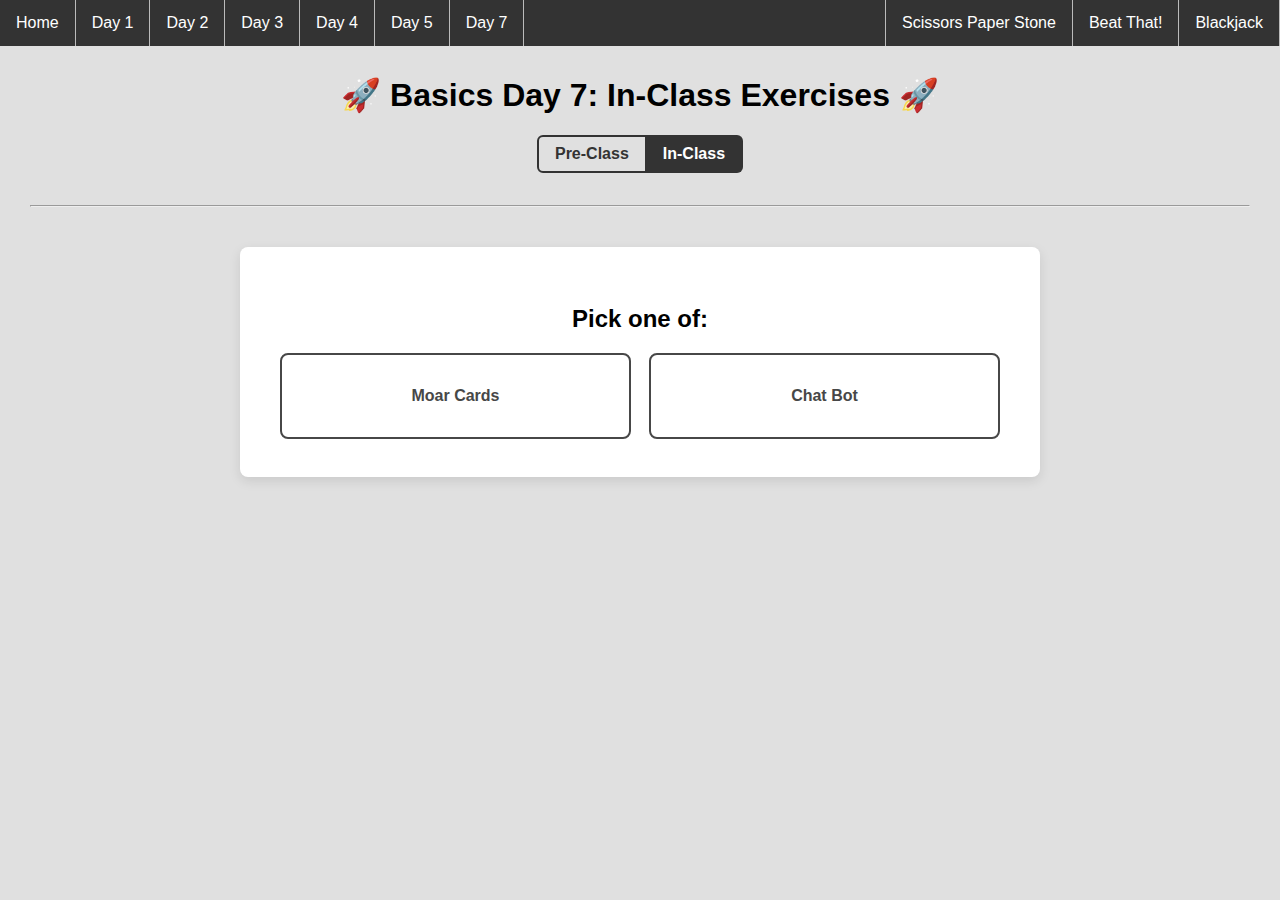
<file: day07-moar-cards/in-class/index.html>
<!--  All HTML files begin with the following line: -->
<!DOCTYPE html>
<!-- This indicates that the rest of the lines that follow are to be interpreted as HTML. It tells the browser about what document type to expect. -->

<!-- All text enclosed in angled brackets are known as HTML element tags. There are usually, but not always, starting and closing element "tags", each representing a HTML element.
The <html> element is known as the root element of a HTML page. All other elements are encased within it. -->
<html>
  <!-- The <head> element contains meta information about the HTML page, information that is not rendered or displayed by the browser -->
  <head>
    <!-- The meta tag defines meta information in the HTML document. In this case, we are defining the charset. UTF-8 allows us to use emojis in the CodeSandbox environment -->
    <meta charset="UTF-8" />
    <!-- The <title> element specifies a title for the HTML page (which is shown in the browser's title bar or in the page's tab) and is the default name given to a bookmark of a webpage. -->
    <title>Basics</title>
    <!-- The <link> element specifies a relationship between this HTML page and an external resource, namely the styles.css file here. For the syntax '../../' in '../../styles.css', we are referring to the styles.css file (in the main directory) found 2 folders above the current one. In this case, we are linking a stylesheet which is a CSS file containing information relating to the layout and style of the webpage. The syntax within the styles.css file is also referred to as CSS - Cascading Style Sheets. -->
    <link rel="stylesheet" href="../../styles.css" />
  </head>

  <!-- The <body> element defines the document's body, and is a container for all the visible contents that will be rendered by the browser.  -->
  <body>
    <!-- The <nav> tag semantically defines a set of navigation links. It doesn't have many properties different from a <div>, and exists purely for semantic naming. -->
    <nav>
      <!-- The <ul> tag represents an unordered list, where items in the list are rendered on a vertical bulleted list. While we are listing the days of the exercises on this navbar, we are positioning them horizontally without the bullets. This is done using CSS, and you can preview the syntax in styles.css (do a search for "nav ul"). -->
      <ul>
        <li>
          <!-- An <a> tag defines a hyperlink, linking one page to another. The page to link to will be added to the "href" property of the tag. -->
          <a href="../../index.html">Home</a>
        </li>
        <li>
          <!-- An <a> tag defines a hyperlink, linking one page to another. The page to link to will be added to the "href" property of the tag. -->
          <a
            href="../../day01-data-manipulation-and-functions/in-class/index.html"
            >Day 1</a
          >
        </li>
        <li>
          <a
            href="../../day02-if-statements-boolean-operators/in-class/index.html"
            >Day 2</a
          >
        </li>
        <li>
          <a href="../../day03-program-state/in-class/index.html">Day 3</a>
        </li>
        <li>
          <a href="../../day04-loops/in-class/index.html">Day 4</a>
        </li>
        <li>
          <a href="../../day05-mad-libs/in-class/index.html">Day 5</a>
        </li>
        <li>
          <a href="../../day07-moar-cards/in-class/index.html">Day 7</a>
        </li>
        <li class="project">
          <a href="../../project3-blackjack/index.html">Blackjack</a>
        </li>
        <li class="project">
          <a href="../../project2-beat-that/index.html">Beat That!</a>
        </li>
        <li class="project">
          <a href="../../project1-sps/index.html">Scissors Paper Stone</a>
        </li>
      </ul>
    </nav>
    <!-- The <h1> element defines a large heading. There are 6 pre-set header elements, <h1> to <h6> -->
    <h1 id="header">🚀 Basics Day 7: In-Class Exercises 🚀</h1>
    <div class="flex justify-content-center">
      <div class="button-group">
        <a href="../pre-class/index.html" class="button-group-button"
          >Pre-Class</a
        >
        <a href="../in-class/index.html" class="active button-group-button"
          >In-Class</a
        >
      </div>
    </div>
    <!-- The <hr> tag represents a horizontal rule. It is used if you want to add line dividers across your page. -->
    <hr />
    <!-- The <div> tag defines a division or a section in an HTML document, and is commonly use as a "container" for nested HTML elements. -->
    <div class="container">
      <h2 class="text-center">Pick one of:</h2>
      <div class="ice-double">
        <a href="index_cards.html">Moar Cards</a>
        <a href="index_chat.html">Chat Bot</a>
      </div>
    </div>
  </body>
</html>
</file>
<file: styles.css>
/*
  The syntax within the styles.css file is also referred to as CSS - Cascading Style Sheets.
  CSS describes how HTML elements are to be displayed on the screen.
*/

* {
  box-sizing: border-box;
}

body {
  margin-top: 0;
  font-family: sans-serif;
  margin-left: 30px;
  margin-right: 30px;
  background-color: #e0e0e0;
}

nav {
  position: relative;
  top: 0;
  left: -30px;
  width: calc(100% + 60px);
  margin-bottom: 30px;
}

nav ul {
  list-style-type: none;
  margin: 0;
  padding: 0;
  overflow: hidden;
  background-color: #333;
}

nav ul li {
  float: left;
  border-right: 1px solid #bbb;
}

nav ul li.project {
  float: right;
}

nav ul li.project:last-child {
  border-left: 1px solid #bbb;
}

nav ul li a {
  display: block;
  color: white;
  text-align: center;
  padding: 14px 16px;
  text-decoration: none;
}

#header {
  text-align: center;
}

.container {
  background-color: #ffffff;
  margin: 40px auto;
  max-width: 800px;
  padding: 38px 31px;
  border-radius: 8px;
  box-shadow: rgba(0, 0, 0, 0.1) 0px 4px 12px;
}

input {
  font-size: 21px;
  line-height: 33px;
  margin: 0 0 23px 0;
  padding: 0 9px;
  width: 100%;
}

button {
  font-size: 21px;
  line-height: 33px;
  margin: 0 0 23px 0;
  padding: 0 6px;
}

.output-div {
  background-color: lightgrey;
  margin: 20px auto;
  padding: 20px;
  width: 100%;
}

hr {
  margin-top: 2em;
  margin-bottom: 2em;
}

.instructions-text {
  font-size: 0.85em;
  font-style: italic;
}

.text-center {
  text-align: center;
}

.ice-double {
  display: flex;
}

.ice-double a {
  text-align: center;
  text-decoration: none;
  font-weight: bold;
  color: rgba(71, 71, 71, 1);
  display: block;
  flex-basis: 47.5%;
  margin: 0 1.25%;
  padding: 2em;
  border: 2px solid rgba(71, 71, 71, 1);
  border-radius: 8px;
}

.ice-double a:hover {
  color: rgba(71, 71, 71, 0.75);
  border: 2px solid rgba(71, 71, 71, 0.75);
}

.button-group {
  position: relative;
  display: inline-flex;
  vertical-align: middle;
  justify-self: center;
}

.button-group .button-group-button {
  position: relative;
  flex: 1 1 auto;
  background: transparent;
  color: #0d6efd;
  border-color: #0d6efd;
  display: inline-block;
  text-align: center;
  vertical-align: middle;
  background-color: transparent;
  padding: 0.5rem 1rem;
  border-radius: 0;
  text-decoration: none;
  border: 2px solid #333;
  color: #333;
  font-weight: bold;
}

.button-group .button-group-button.active {
  border: 2px solid #333;
  color: #fff;
  background-color: #333;
  font-weight: bold;
}

.button-group .button-group-button:not(.active):hover {
  background-color: rgba(51, 51, 51, 0.67);
  color: white;
}

.button-group .button-group-button:not(:first-child) {
  border-left: 0;
}

.button-group .button-group-button:first-child {
  border-top-left-radius: 0.375rem;
  border-bottom-left-radius: 0.375rem;
}

.button-group .button-group-button:last-child {
  border-top-right-radius: 0.375rem;
  border-bottom-right-radius: 0.375rem;
}

.flex {
  display: flex;
}

.justify-content-center {
  justify-content: center;
}
</file>
<file: project1-sps/styles.css>
/*
  The syntax within the styles.css file is also referred to as CSS - Cascading Style Sheets.
  CSS describes how HTML elements are to be displayed on the screen.
*/

* {
  box-sizing: border-box;
}

body {
  margin-top: 0;
  font-family: sans-serif;
  margin-left: 30px;
  margin-right: 30px;
  background-color: #e0e0e0;
}

nav {
  position: relative;
  top: 0;
  left: -30px;
  width: calc(100% + 60px);
  margin-bottom: 30px;
}

nav ul {
  list-style-type: none;
  margin: 0;
  padding: 0;
  overflow: hidden;
  background-color: #333;
}

nav ul li {
  float: left;
  border-right: 1px solid #bbb;
}

nav ul li.project {
  float: right;
}

nav ul li.project:last-child {
  border-left: 1px solid #bbb;
}

nav ul li a {
  display: block;
  color: white;
  text-align: center;
  padding: 14px 16px;
  text-decoration: none;
}

#header {
  text-align: center;
}

.container {
  background-color: #ffffff;
  margin: 40px auto;
  max-width: 800px;
  padding: 38px 31px;
  border-radius: 8px;
  box-shadow: rgba(0, 0, 0, 0.1) 0px 4px 12px;
}

input {
  font-size: 21px;
  line-height: 33px;
  margin: 0 0 23px 0;
  padding: 0 9px;
  width: 100%;
}

button {
  font-size: 21px;
  line-height: 33px;
  margin: 0 0 23px 0;
  padding: 0 6px;
}

.output-div {
  background-color: lightgrey;
  margin: 20px auto;
  padding: 20px;
  width: 100%;
}

hr {
  margin-top: 2em;
  margin-bottom: 2em;
}

.instructions-text {
  font-size: 0.85em;
  font-style: italic;
}

.text-center {
  text-align: center;
}

.ice-double {
  display: flex;
}

.ice-double a {
  text-align: center;
  text-decoration: none;
  font-weight: bold;
  color: rgba(71, 71, 71, 1);
  display: block;
  flex-basis: 47.5%;
  margin: 0 1.25%;
  padding: 2em;
  border: 2px solid rgba(71, 71, 71, 1);
  border-radius: 8px;
}

.ice-double a:hover {
  color: rgba(71, 71, 71, 0.75);
  border: 2px solid rgba(71, 71, 71, 0.75);
}

.button-group {
  position: relative;
  display: inline-flex;
  vertical-align: middle;
  justify-self: center;
}

.button-group .button-group-button {
  position: relative;
  flex: 1 1 auto;
  background: transparent;
  color: #0d6efd;
  border-color: #0d6efd;
  display: inline-block;
  text-align: center;
  vertical-align: middle;
  background-color: transparent;
  padding: 0.5rem 1rem;
  border-radius: 0;
  text-decoration: none;
  border: 2px solid #333;
  color: #333;
  font-weight: bold;
}

.button-group .button-group-button.active {
  border: 2px solid #333;
  color: #fff;
  background-color: #333;
  font-weight: bold;
}

.button-group .button-group-button:not(.active):hover {
  background-color: rgba(51, 51, 51, 0.67);
  color: white;
}

.button-group .button-group-button:not(:first-child) {
  border-left: 0;
}

.button-group .button-group-button:first-child {
  border-top-left-radius: 0.375rem;
  border-bottom-left-radius: 0.375rem;
}

.button-group .button-group-button:last-child {
  border-top-right-radius: 0.375rem;
  border-bottom-right-radius: 0.375rem;
}

.flex {
  display: flex;
}

.justify-content-center {
  justify-content: center;
}
</file>
<file: project2-beat-that/styles.css>
/*
  The syntax within the styles.css file is also referred to as CSS - Cascading Style Sheets.
  CSS describes how HTML elements are to be displayed on the screen.
*/

* {
  box-sizing: border-box;
}

body {
  margin-top: 0;
  font-family: sans-serif;
  margin-left: 30px;
  margin-right: 30px;
  background-color: #e0e0e0;
}

nav {
  position: relative;
  top: 0;
  left: -30px;
  width: calc(100% + 60px);
  margin-bottom: 30px;
}

nav ul {
  list-style-type: none;
  margin: 0;
  padding: 0;
  overflow: hidden;
  background-color: #333;
}

nav ul li {
  float: left;
  border-right: 1px solid #bbb;
}

nav ul li.project {
  float: right;
}

nav ul li.project:last-child {
  border-left: 1px solid #bbb;
}

nav ul li a {
  display: block;
  color: white;
  text-align: center;
  padding: 14px 16px;
  text-decoration: none;
}

#header {
  text-align: center;
}

.container {
  background-color: SlateGray;
  margin: 40px auto;
  max-width: 800px;
  padding: 38px 31px;
  border-radius: 8px;
  box-shadow: rgba(0, 0, 0, 0.1) 0px 4px 12px;
}

.diceImage {
  width: 300px;
}

input {
  font-size: 21px;
  line-height: 33px;
  margin: 0 0 23px 0;
  padding: 0 9px;
  width: 100%;
}

button {
  background-color: green;
  color: white;
  font-family: Courier New;
  font-size: 21px;
  line-height: 33px;
  margin: 0 0 23px 0;
  padding: 0 15px;
}

.output-div {
  background-color: lightgrey;
  margin: 20px auto;
  padding: 20px;
  width: 100%;
}

hr {
  margin-top: 2em;
  margin-bottom: 2em;
}

.instructions-text {
  font-size: 0.85em;
  font-style: italic;
}

.text-center {
  text-align: center;
}

.ice-double {
  display: flex;
}

.ice-double a {
  text-align: center;
  text-decoration: none;
  font-weight: bold;
  color: rgba(71, 71, 71, 1);
  display: block;
  flex-basis: 47.5%;
  margin: 0 1.25%;
  padding: 2em;
  border: 2px solid rgba(71, 71, 71, 1);
  border-radius: 8px;
}

.ice-double a:hover {
  color: rgba(71, 71, 71, 0.75);
  border: 2px solid rgba(71, 71, 71, 0.75);
}

.button-group {
  position: relative;
  display: inline-flex;
  vertical-align: middle;
  justify-self: center;
}

.button-group .button-group-button {
  position: relative;
  flex: 1 1 auto;
  background: transparent;
  color: #0d6efd;
  border-color: #0d6efd;
  display: inline-block;
  text-align: center;
  vertical-align: middle;
  background-color: transparent;
  padding: 0.5rem 1rem;
  border-radius: 0;
  text-decoration: none;
  border: 2px solid #333;
  color: #333;
  font-weight: bold;
}

.button-group .button-group-button.active {
  border: 2px solid #333;
  color: #fff;
  background-color: #333;
  font-weight: bold;
}

.button-group .button-group-button:not(.active):hover {
  background-color: rgba(51, 51, 51, 0.67);
  color: white;
}

.button-group .button-group-button:not(:first-child) {
  border-left: 0;
}

.button-group .button-group-button:first-child {
  border-top-left-radius: 0.375rem;
  border-bottom-left-radius: 0.375rem;
}

.button-group .button-group-button:last-child {
  border-top-right-radius: 0.375rem;
  border-bottom-right-radius: 0.375rem;
}

.flex {
  display: flex;
}

.justify-content-center {
  justify-content: center;
}
</file>
<file: project3-blackjack/styles.css>
/*
  The syntax within the styles.css file is also referred to as CSS - Cascading Style Sheets.
  CSS describes how HTML elements are to be displayed on the screen.
*/

* {
  box-sizing: border-box;
}

body {
  margin-top: 0;
  font-family: sans-serif;
  margin-left: 30px;
  margin-right: 30px;
  background-color: #e0e0e0;
}

nav {
  position: relative;
  top: 0;
  left: -30px;
  width: calc(100% + 60px);
  margin-bottom: 30px;
}

nav ul {
  list-style-type: none;
  margin: 0;
  padding: 0;
  overflow: hidden;
  background-color: #333;
}

nav ul li {
  float: left;
  border-right: 1px solid #bbb;
}

nav ul li.project {
  float: right;
}

nav ul li.project:last-child {
  border-left: 1px solid #bbb;
}

nav ul li a {
  display: block;
  color: white;
  text-align: center;
  padding: 14px 16px;
  text-decoration: none;
}

#header {
  text-align: center;
}

.container {
  background-color: #004e00;
  margin: 40px auto;
  max-width: 800px;
  padding: 38px 31px;
  border-radius: 70px;
  box-shadow: rgba(0, 0, 0, 0.1) 0px 4px 12px;
}

input {
  font-size: 21px;
  line-height: 33px;
  margin: 0 0 2px 0;
  padding: 0 9px;
  width: 30%;
}

button {
  font-size: 21px;
  line-height: 33px;
  margin: 0 0 23px 0;
  padding: 0 6px;
}

.output-div {
  background-color: #004e00;
  margin: -10px 0 40px -15px;
  padding: 20px;
  width: 50%;
}

hr {
  margin-top: 2em;
  margin-bottom: 2em;
}

.instructions-text {
  font-size: 0.85em;
  font-style: italic;
}

.text-center {
  text-align: center;
}

.ice-double {
  display: flex;
}

.ice-double a {
  text-align: center;
  text-decoration: none;
  font-weight: bold;
  color: rgba(71, 71, 71, 1);
  display: block;
  flex-basis: 47.5%;
  margin: 0 1.25%;
  padding: 2em;
  border: 2px solid rgba(71, 71, 71, 1);
  border-radius: 8px;
}

.ice-double a:hover {
  color: rgba(71, 71, 71, 0.75);
  border: 2px solid rgba(71, 71, 71, 0.75);
}

.button-group {
  position: relative;
  display: inline-flex;
  vertical-align: middle;
  justify-self: center;
}

.button-group .button-group-button {
  position: relative;
  flex: 1 1 auto;
  background: transparent;
  color: #0d6efd;
  border-color: #0d6efd;
  display: inline-block;
  text-align: center;
  vertical-align: middle;
  background-color: transparent;
  padding: 0.5rem 1rem;
  border-radius: 0;
  text-decoration: none;
  border: 2px solid #333;
  color: #333;
  font-weight: bold;
}

.button-group .button-group-button.active {
  border: 2px solid #333;
  color: #fff;
  background-color: #333;
  font-weight: bold;
}

.button-group .button-group-button:not(.active):hover {
  background-color: rgba(51, 51, 51, 0.67);
  color: white;
}

.button-group .button-group-button:not(:first-child) {
  border-left: 0;
}

.button-group .button-group-button:first-child {
  border-top-left-radius: 0.375rem;
  border-bottom-left-radius: 0.375rem;
}

.button-group .button-group-button:last-child {
  border-top-right-radius: 0.375rem;
  border-bottom-right-radius: 0.375rem;
}

.flex {
  display: flex;
}

.justify-content-center {
  justify-content: center;
}
</file>
